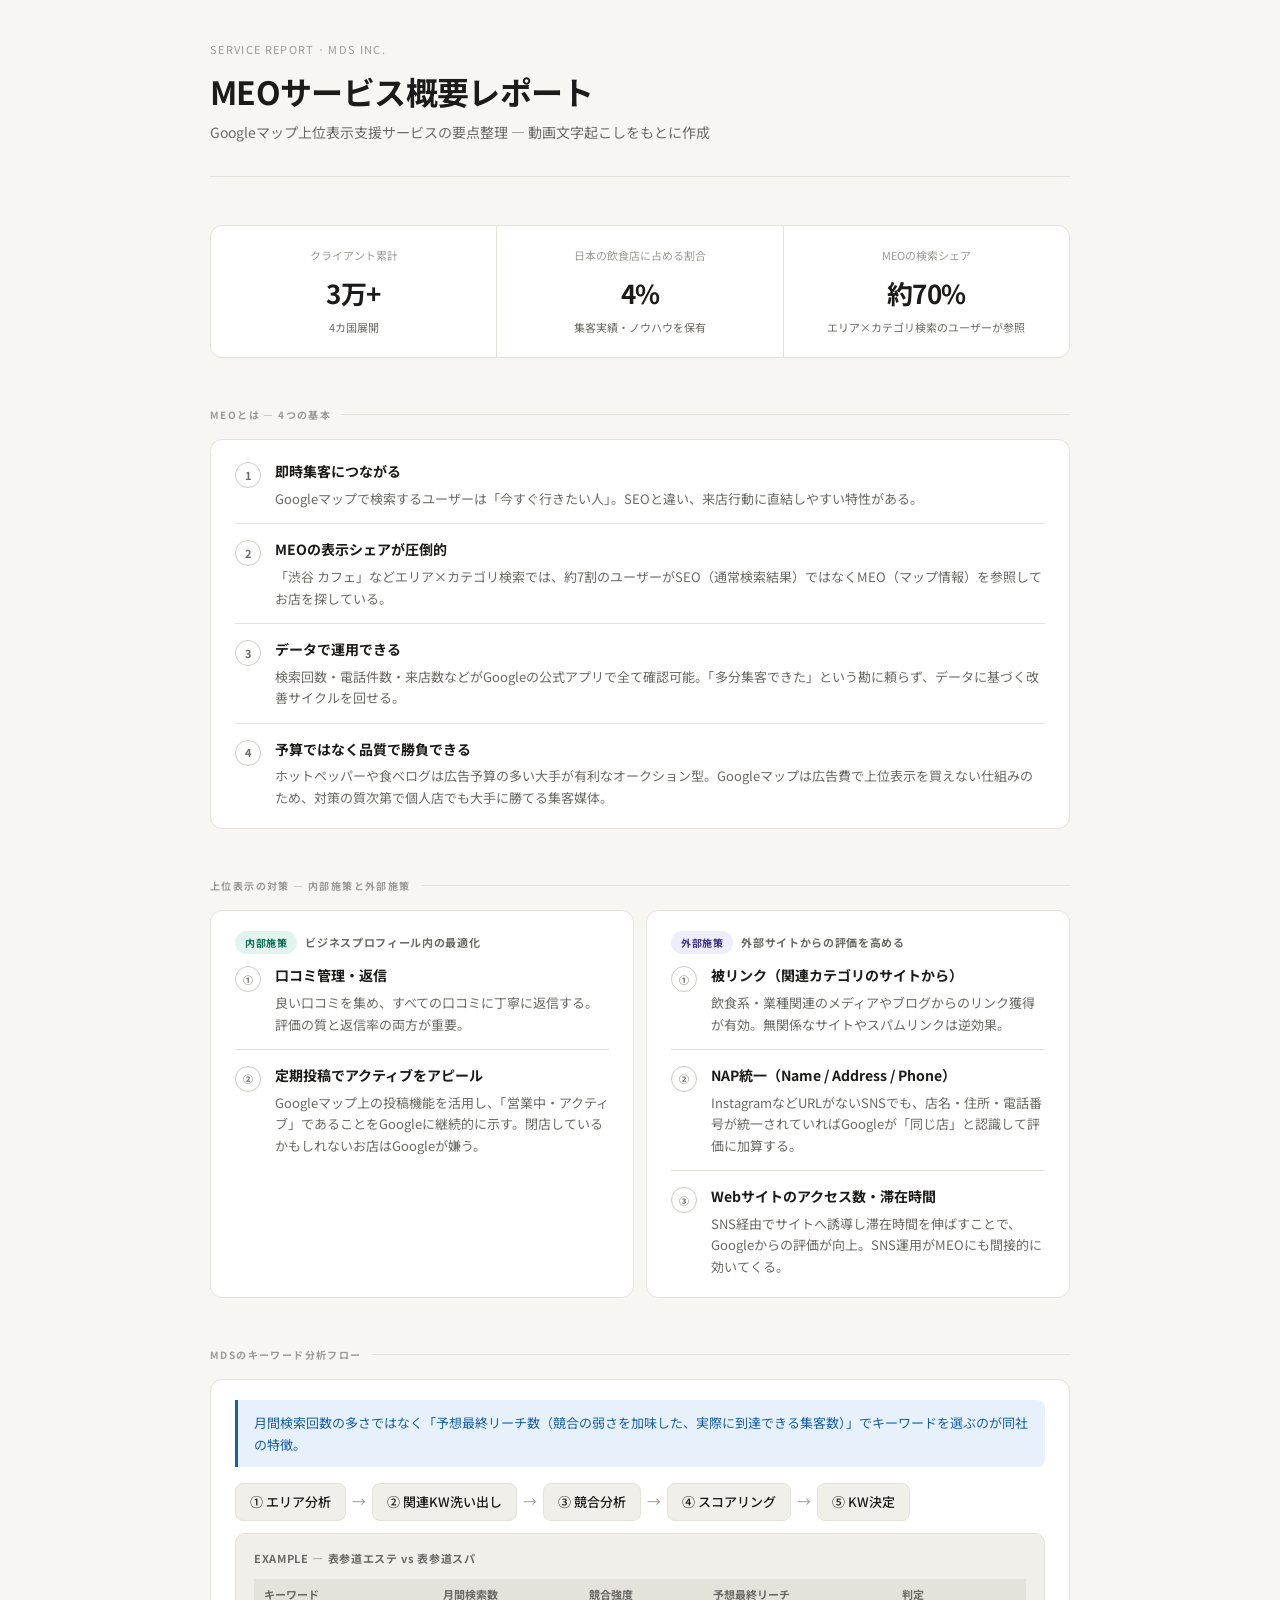
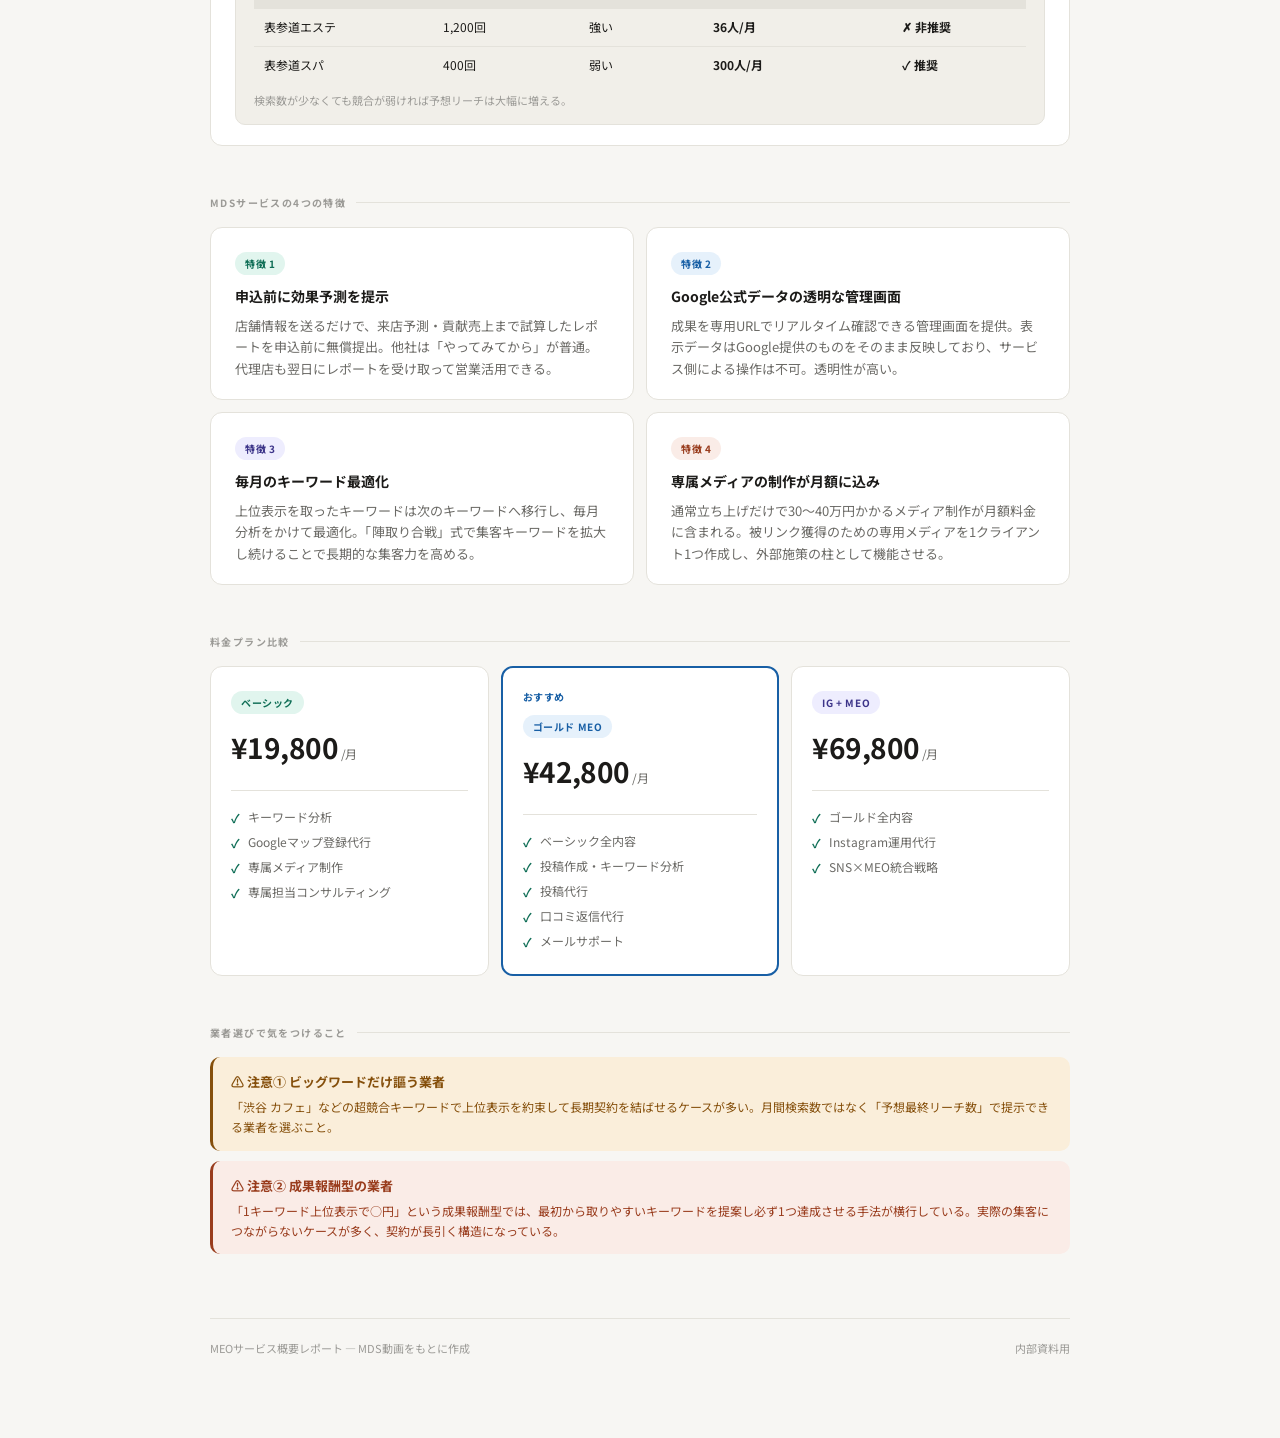
<file: index.html>
<!DOCTYPE html>
<html lang="ja">
<head>
<meta charset="UTF-8">
<meta name="viewport" content="width=device-width, initial-scale=1.0">
<title>MEOサービス概要レポート</title>
<style>
  @import url('https://fonts.googleapis.com/css2?family=Noto+Sans+JP:wght@400;500;700&display=swap');

  *, *::before, *::after { box-sizing: border-box; margin: 0; padding: 0; }

  :root {
    --bg: #F7F6F3;
    --surface: #FFFFFF;
    --surface2: #F1EFE9;
    --text-primary: #1C1B19;
    --text-secondary: #6B6A66;
    --text-muted: #9B9A96;
    --border: #E4E2DB;
    --border-strong: #CCCAC2;
    --teal-bg: #E1F5EE;
    --teal-text: #0F6E56;
    --teal-border: #5DCAA5;
    --blue-bg: #E6F1FB;
    --blue-text: #185FA5;
    --purple-bg: #EEEDFE;
    --purple-text: #3C3489;
    --coral-bg: #FAECE7;
    --coral-text: #993C1D;
    --amber-bg: #FAEEDA;
    --amber-text: #854F0B;
    --green-bg: #EAF3DE;
    --green-text: #3B6D11;
  }

  body {
    font-family: 'Noto Sans JP', sans-serif;
    background: var(--bg);
    color: var(--text-primary);
    line-height: 1.7;
    padding: 40px 20px 80px;
  }

  .wrapper {
    max-width: 860px;
    margin: 0 auto;
  }

  /* Header */
  .report-header {
    margin-bottom: 48px;
    padding-bottom: 32px;
    border-bottom: 1px solid var(--border);
  }
  .report-eyebrow {
    font-size: 11px;
    letter-spacing: 0.12em;
    text-transform: uppercase;
    color: var(--text-muted);
    margin-bottom: 12px;
  }
  .report-title {
    font-size: 32px;
    font-weight: 700;
    letter-spacing: -0.02em;
    color: var(--text-primary);
    line-height: 1.25;
    margin-bottom: 10px;
  }
  .report-subtitle {
    font-size: 14px;
    color: var(--text-secondary);
  }

  /* Section */
  .section { margin-bottom: 48px; }
  .section-label {
    font-size: 10px;
    font-weight: 700;
    letter-spacing: 0.14em;
    text-transform: uppercase;
    color: var(--text-muted);
    margin-bottom: 16px;
    display: flex;
    align-items: center;
    gap: 10px;
  }
  .section-label::after {
    content: '';
    flex: 1;
    height: 1px;
    background: var(--border);
  }

  /* Cards */
  .card {
    background: var(--surface);
    border: 1px solid var(--border);
    border-radius: 12px;
    padding: 20px 24px;
  }

  .grid2 { display: grid; grid-template-columns: 1fr 1fr; gap: 12px; }
  .grid3 { display: grid; grid-template-columns: 1fr 1fr 1fr; gap: 12px; }
  .grid4 { display: grid; grid-template-columns: repeat(4, 1fr); gap: 10px; }

  /* Metric strip */
  .metric-strip {
    display: grid;
    grid-template-columns: repeat(3, 1fr);
    gap: 1px;
    background: var(--border);
    border: 1px solid var(--border);
    border-radius: 12px;
    overflow: hidden;
    margin-bottom: 48px;
  }
  .metric-cell {
    background: var(--surface);
    padding: 20px 24px;
    text-align: center;
  }
  .metric-cell-label { font-size: 11px; color: var(--text-muted); margin-bottom: 6px; }
  .metric-cell-value { font-size: 26px; font-weight: 700; color: var(--text-primary); letter-spacing: -0.02em; }
  .metric-cell-sub { font-size: 11px; color: var(--text-secondary); margin-top: 3px; }

  /* Badge */
  .badge {
    display: inline-block;
    font-size: 10px;
    font-weight: 700;
    letter-spacing: 0.06em;
    padding: 3px 10px;
    border-radius: 100px;
  }
  .badge-teal { background: var(--teal-bg); color: var(--teal-text); }
  .badge-blue { background: var(--blue-bg); color: var(--blue-text); }
  .badge-purple { background: var(--purple-bg); color: var(--purple-text); }
  .badge-coral { background: var(--coral-bg); color: var(--coral-text); }
  .badge-amber { background: var(--amber-bg); color: var(--amber-text); }
  .badge-green { background: var(--green-bg); color: var(--green-text); }

  /* Item row */
  .item-list { }
  .item-row {
    display: flex;
    align-items: flex-start;
    gap: 14px;
    padding: 14px 0;
    border-bottom: 1px solid var(--border);
  }
  .item-row:last-child { border-bottom: none; padding-bottom: 0; }
  .item-row:first-child { padding-top: 0; }
  .item-num {
    width: 26px; height: 26px;
    border-radius: 50%;
    border: 1px solid var(--border-strong);
    display: flex; align-items: center; justify-content: center;
    font-size: 11px; font-weight: 700;
    color: var(--text-secondary);
    flex-shrink: 0;
    margin-top: 2px;
  }
  .item-title { font-size: 14px; font-weight: 700; color: var(--text-primary); margin-bottom: 4px; }
  .item-desc { font-size: 13px; color: var(--text-secondary); line-height: 1.65; }

  /* Flow */
  .flow-row {
    display: flex;
    align-items: center;
    gap: 6px;
    flex-wrap: wrap;
    margin: 12px 0;
  }
  .flow-box {
    background: var(--surface2);
    border: 1px solid var(--border);
    border-radius: 8px;
    padding: 7px 14px;
    font-size: 13px;
    font-weight: 500;
    color: var(--text-primary);
  }
  .flow-arrow { color: var(--text-muted); font-size: 14px; }

  /* Highlight */
  .highlight {
    background: var(--blue-bg);
    border-left: 3px solid var(--blue-text);
    border-radius: 0 8px 8px 0;
    padding: 12px 16px;
    font-size: 13px;
    color: var(--blue-text);
    line-height: 1.65;
    margin-bottom: 16px;
  }

  /* Plan card */
  .plan-card {
    background: var(--surface);
    border: 1px solid var(--border);
    border-radius: 12px;
    padding: 20px;
    display: flex;
    flex-direction: column;
  }
  .plan-card.featured { border: 2px solid var(--blue-text); }
  .plan-badge { margin-bottom: 10px; }
  .plan-name { font-size: 13px; font-weight: 700; color: var(--text-primary); margin-bottom: 6px; }
  .plan-price {
    font-size: 28px;
    font-weight: 700;
    letter-spacing: -0.02em;
    color: var(--text-primary);
    margin-bottom: 4px;
  }
  .plan-price-unit { font-size: 12px; font-weight: 400; color: var(--text-secondary); }
  .plan-divider { height: 1px; background: var(--border); margin: 14px 0; }
  .plan-feature {
    display: flex;
    align-items: flex-start;
    gap: 8px;
    font-size: 12px;
    color: var(--text-secondary);
    padding: 3px 0;
    line-height: 1.5;
  }
  .plan-check { color: var(--teal-text); font-weight: 700; flex-shrink: 0; margin-top: 1px; }
  .featured-label {
    font-size: 10px;
    font-weight: 700;
    color: var(--blue-text);
    letter-spacing: 0.06em;
    text-transform: uppercase;
    margin-bottom: 6px;
    display: block;
  }

  /* Warn box */
  .warn-box {
    border-radius: 10px;
    padding: 14px 18px;
    margin-bottom: 10px;
  }
  .warn-box:last-child { margin-bottom: 0; }
  .warn-box.amber { background: var(--amber-bg); border-left: 3px solid var(--amber-text); }
  .warn-box.coral { background: var(--coral-bg); border-left: 3px solid var(--coral-text); }
  .warn-title { font-size: 13px; font-weight: 700; margin-bottom: 4px; }
  .warn-box.amber .warn-title { color: var(--amber-text); }
  .warn-box.coral .warn-title { color: var(--coral-text); }
  .warn-desc { font-size: 12px; line-height: 1.65; }
  .warn-box.amber .warn-desc { color: var(--amber-text); }
  .warn-box.coral .warn-desc { color: var(--coral-text); }

  /* Example box */
  .example-box {
    background: var(--surface2);
    border: 1px solid var(--border);
    border-radius: 10px;
    padding: 14px 18px;
    margin-top: 12px;
    font-size: 12px;
    color: var(--text-secondary);
    line-height: 1.7;
  }
  .example-table {
    width: 100%;
    border-collapse: collapse;
    font-size: 12px;
    margin-top: 10px;
  }
  .example-table th {
    text-align: left;
    padding: 6px 10px;
    font-weight: 700;
    color: var(--text-secondary);
    background: var(--border);
    font-size: 11px;
  }
  .example-table td {
    padding: 8px 10px;
    border-bottom: 1px solid var(--border);
    color: var(--text-primary);
  }
  .example-table tr:last-child td { border-bottom: none; }
  .num-good { color: var(--teal-text); font-weight: 700; }
  .num-bad { color: var(--coral-text); font-weight: 700; }

  /* Two-col for施策 */
  .施策-header {
    font-size: 11px;
    font-weight: 700;
    color: var(--text-secondary);
    letter-spacing: 0.06em;
    margin-bottom: 10px;
    display: flex;
    align-items: center;
    gap: 8px;
  }

  /* Footer */
  .report-footer {
    margin-top: 64px;
    padding-top: 20px;
    border-top: 1px solid var(--border);
    font-size: 11px;
    color: var(--text-muted);
    display: flex;
    justify-content: space-between;
  }

  @media (max-width: 640px) {
    .grid2, .grid3 { grid-template-columns: 1fr; }
    .grid4 { grid-template-columns: 1fr 1fr; }
    .metric-strip { grid-template-columns: 1fr; }
    .report-title { font-size: 24px; }
    .plan-price { font-size: 22px; }
  }
</style>
</head>
<body>
<div class="wrapper">

  <!-- Header -->
  <div class="report-header">
    <div class="report-eyebrow">Service Report · MDS Inc.</div>
    <h1 class="report-title">MEOサービス概要レポート</h1>
    <div class="report-subtitle">Googleマップ上位表示支援サービスの要点整理 — 動画文字起こしをもとに作成</div>
  </div>

  <!-- Metric Strip -->
  <div class="metric-strip">
    <div class="metric-cell">
      <div class="metric-cell-label">クライアント累計</div>
      <div class="metric-cell-value">3万+</div>
      <div class="metric-cell-sub">4カ国展開</div>
    </div>
    <div class="metric-cell">
      <div class="metric-cell-label">日本の飲食店に占める割合</div>
      <div class="metric-cell-value">4%</div>
      <div class="metric-cell-sub">集客実績・ノウハウを保有</div>
    </div>
    <div class="metric-cell">
      <div class="metric-cell-label">MEOの検索シェア</div>
      <div class="metric-cell-value">約70%</div>
      <div class="metric-cell-sub">エリア×カテゴリ検索のユーザーが参照</div>
    </div>
  </div>

  <!-- Section 1: MEOとは -->
  <div class="section">
    <div class="section-label">MEOとは — 4つの基本</div>
    <div class="card">
      <div class="item-list">
        <div class="item-row">
          <div class="item-num">1</div>
          <div>
            <div class="item-title">即時集客につながる</div>
            <div class="item-desc">Googleマップで検索するユーザーは「今すぐ行きたい人」。SEOと違い、来店行動に直結しやすい特性がある。</div>
          </div>
        </div>
        <div class="item-row">
          <div class="item-num">2</div>
          <div>
            <div class="item-title">MEOの表示シェアが圧倒的</div>
            <div class="item-desc">「渋谷 カフェ」などエリア×カテゴリ検索では、約7割のユーザーがSEO（通常検索結果）ではなくMEO（マップ情報）を参照してお店を探している。</div>
          </div>
        </div>
        <div class="item-row">
          <div class="item-num">3</div>
          <div>
            <div class="item-title">データで運用できる</div>
            <div class="item-desc">検索回数・電話件数・来店数などがGoogleの公式アプリで全て確認可能。「多分集客できた」という勘に頼らず、データに基づく改善サイクルを回せる。</div>
          </div>
        </div>
        <div class="item-row">
          <div class="item-num">4</div>
          <div>
            <div class="item-title">予算ではなく品質で勝負できる</div>
            <div class="item-desc">ホットペッパーや食べログは広告予算の多い大手が有利なオークション型。Googleマップは広告費で上位表示を買えない仕組みのため、対策の質次第で個人店でも大手に勝てる集客媒体。</div>
          </div>
        </div>
      </div>
    </div>
  </div>

  <!-- Section 2: 対策 -->
  <div class="section">
    <div class="section-label">上位表示の対策 — 内部施策と外部施策</div>
    <div class="grid2">
      <div class="card">
        <div class="施策-header">
          <span class="badge badge-teal">内部施策</span>
          ビジネスプロフィール内の最適化
        </div>
        <div class="item-list">
          <div class="item-row">
            <div class="item-num" style="font-size:10px;">①</div>
            <div>
              <div class="item-title">口コミ管理・返信</div>
              <div class="item-desc">良い口コミを集め、すべての口コミに丁寧に返信する。評価の質と返信率の両方が重要。</div>
            </div>
          </div>
          <div class="item-row">
            <div class="item-num" style="font-size:10px;">②</div>
            <div>
              <div class="item-title">定期投稿でアクティブをアピール</div>
              <div class="item-desc">Googleマップ上の投稿機能を活用し、「営業中・アクティブ」であることをGoogleに継続的に示す。閉店しているかもしれないお店はGoogleが嫌う。</div>
            </div>
          </div>
        </div>
      </div>
      <div class="card">
        <div class="施策-header">
          <span class="badge badge-purple">外部施策</span>
          外部サイトからの評価を高める
        </div>
        <div class="item-list">
          <div class="item-row">
            <div class="item-num" style="font-size:10px;">①</div>
            <div>
              <div class="item-title">被リンク（関連カテゴリのサイトから）</div>
              <div class="item-desc">飲食系・業種関連のメディアやブログからのリンク獲得が有効。無関係なサイトやスパムリンクは逆効果。</div>
            </div>
          </div>
          <div class="item-row">
            <div class="item-num" style="font-size:10px;">②</div>
            <div>
              <div class="item-title">NAP統一（Name / Address / Phone）</div>
              <div class="item-desc">InstagramなどURLがないSNSでも、店名・住所・電話番号が統一されていればGoogleが「同じ店」と認識して評価に加算する。</div>
            </div>
          </div>
          <div class="item-row">
            <div class="item-num" style="font-size:10px;">③</div>
            <div>
              <div class="item-title">Webサイトのアクセス数・滞在時間</div>
              <div class="item-desc">SNS経由でサイトへ誘導し滞在時間を伸ばすことで、Googleからの評価が向上。SNS運用がMEOにも間接的に効いてくる。</div>
            </div>
          </div>
        </div>
      </div>
    </div>
  </div>

  <!-- Section 3: キーワード分析フロー -->
  <div class="section">
    <div class="section-label">MDSのキーワード分析フロー</div>
    <div class="card">
      <div class="highlight">
        月間検索回数の多さではなく「予想最終リーチ数（競合の弱さを加味した、実際に到達できる集客数）」でキーワードを選ぶのが同社の特徴。
      </div>
      <div class="flow-row">
        <div class="flow-box">① エリア分析</div>
        <div class="flow-arrow">→</div>
        <div class="flow-box">② 関連KW洗い出し</div>
        <div class="flow-arrow">→</div>
        <div class="flow-box">③ 競合分析</div>
        <div class="flow-arrow">→</div>
        <div class="flow-box">④ スコアリング</div>
        <div class="flow-arrow">→</div>
        <div class="flow-box">⑤ KW決定</div>
      </div>
      <div class="example-box">
        <strong style="font-size:11px; letter-spacing:0.06em; color: var(--text-secondary);">EXAMPLE — 表参道エステ vs 表参道スパ</strong>
        <table class="example-table">
          <thead>
            <tr>
              <th>キーワード</th>
              <th>月間検索数</th>
              <th>競合強度</th>
              <th>予想最終リーチ</th>
              <th>判定</th>
            </tr>
          </thead>
          <tbody>
            <tr>
              <td>表参道エステ</td>
              <td>1,200回</td>
              <td>強い</td>
              <td class="num-bad">36人/月</td>
              <td class="num-bad">✗ 非推奨</td>
            </tr>
            <tr>
              <td>表参道スパ</td>
              <td>400回</td>
              <td>弱い</td>
              <td class="num-good">300人/月</td>
              <td class="num-good">✓ 推奨</td>
            </tr>
          </tbody>
        </table>
        <div style="margin-top:8px; font-size:11px; color: var(--text-muted);">検索数が少なくても競合が弱ければ予想リーチは大幅に増える。</div>
      </div>
    </div>
  </div>

  <!-- Section 4: MDSの4つの特徴 -->
  <div class="section">
    <div class="section-label">MDSサービスの4つの特徴</div>
    <div class="grid2">
      <div class="card">
        <div style="margin-bottom:10px;"><span class="badge badge-teal">特徴 1</span></div>
        <div class="item-title">申込前に効果予測を提示</div>
        <div class="item-desc" style="margin-top:6px;">店舗情報を送るだけで、来店予測・貢献売上まで試算したレポートを申込前に無償提出。他社は「やってみてから」が普通。代理店も翌日にレポートを受け取って営業活用できる。</div>
      </div>
      <div class="card">
        <div style="margin-bottom:10px;"><span class="badge badge-blue">特徴 2</span></div>
        <div class="item-title">Google公式データの透明な管理画面</div>
        <div class="item-desc" style="margin-top:6px;">成果を専用URLでリアルタイム確認できる管理画面を提供。表示データはGoogle提供のものをそのまま反映しており、サービス側による操作は不可。透明性が高い。</div>
      </div>
      <div class="card">
        <div style="margin-bottom:10px;"><span class="badge badge-purple">特徴 3</span></div>
        <div class="item-title">毎月のキーワード最適化</div>
        <div class="item-desc" style="margin-top:6px;">上位表示を取ったキーワードは次のキーワードへ移行し、毎月分析をかけて最適化。「陣取り合戦」式で集客キーワードを拡大し続けることで長期的な集客力を高める。</div>
      </div>
      <div class="card">
        <div style="margin-bottom:10px;"><span class="badge badge-coral">特徴 4</span></div>
        <div class="item-title">専属メディアの制作が月額に込み</div>
        <div class="item-desc" style="margin-top:6px;">通常立ち上げだけで30〜40万円かかるメディア制作が月額料金に含まれる。被リンク獲得のための専用メディアを1クライアント1つ作成し、外部施策の柱として機能させる。</div>
      </div>
    </div>
  </div>

  <!-- Section 5: プラン比較 -->
  <div class="section">
    <div class="section-label">料金プラン比較</div>
    <div class="grid3">
      <div class="plan-card">
        <div class="plan-badge"><span class="badge badge-teal">ベーシック</span></div>
        <div class="plan-price">¥19,800<span class="plan-price-unit"> /月</span></div>
        <div class="plan-divider"></div>
        <div class="plan-feature"><span class="plan-check">✓</span> キーワード分析</div>
        <div class="plan-feature"><span class="plan-check">✓</span> Googleマップ登録代行</div>
        <div class="plan-feature"><span class="plan-check">✓</span> 専属メディア制作</div>
        <div class="plan-feature"><span class="plan-check">✓</span> 専属担当コンサルティング</div>
      </div>
      <div class="plan-card featured">
        <span class="featured-label">おすすめ</span>
        <div class="plan-badge"><span class="badge badge-blue">ゴールド MEO</span></div>
        <div class="plan-price">¥42,800<span class="plan-price-unit"> /月</span></div>
        <div class="plan-divider"></div>
        <div class="plan-feature"><span class="plan-check">✓</span> ベーシック全内容</div>
        <div class="plan-feature"><span class="plan-check">✓</span> 投稿作成・キーワード分析</div>
        <div class="plan-feature"><span class="plan-check">✓</span> 投稿代行</div>
        <div class="plan-feature"><span class="plan-check">✓</span> 口コミ返信代行</div>
        <div class="plan-feature"><span class="plan-check">✓</span> メールサポート</div>
      </div>
      <div class="plan-card">
        <div class="plan-badge"><span class="badge badge-purple">IG + MEO</span></div>
        <div class="plan-price">¥69,800<span class="plan-price-unit"> /月</span></div>
        <div class="plan-divider"></div>
        <div class="plan-feature"><span class="plan-check">✓</span> ゴールド全内容</div>
        <div class="plan-feature"><span class="plan-check">✓</span> Instagram運用代行</div>
        <div class="plan-feature"><span class="plan-check">✓</span> SNS×MEO統合戦略</div>
      </div>
    </div>
  </div>

  <!-- Section 6: 業者選び注意点 -->
  <div class="section">
    <div class="section-label">業者選びで気をつけること</div>
    <div class="warn-box amber">
      <div class="warn-title">⚠ 注意① ビッグワードだけ謳う業者</div>
      <div class="warn-desc">「渋谷 カフェ」などの超競合キーワードで上位表示を約束して長期契約を結ばせるケースが多い。月間検索数ではなく「予想最終リーチ数」で提示できる業者を選ぶこと。</div>
    </div>
    <div class="warn-box coral">
      <div class="warn-title">⚠ 注意② 成果報酬型の業者</div>
      <div class="warn-desc">「1キーワード上位表示で○円」という成果報酬型では、最初から取りやすいキーワードを提案し必ず1つ達成させる手法が横行している。実際の集客につながらないケースが多く、契約が長引く構造になっている。</div>
    </div>
  </div>

  <!-- Footer -->
  <div class="report-footer">
    <div>MEOサービス概要レポート — MDS動画をもとに作成</div>
    <div>内部資料用</div>
  </div>

</div>
</body>
</html>
</file>
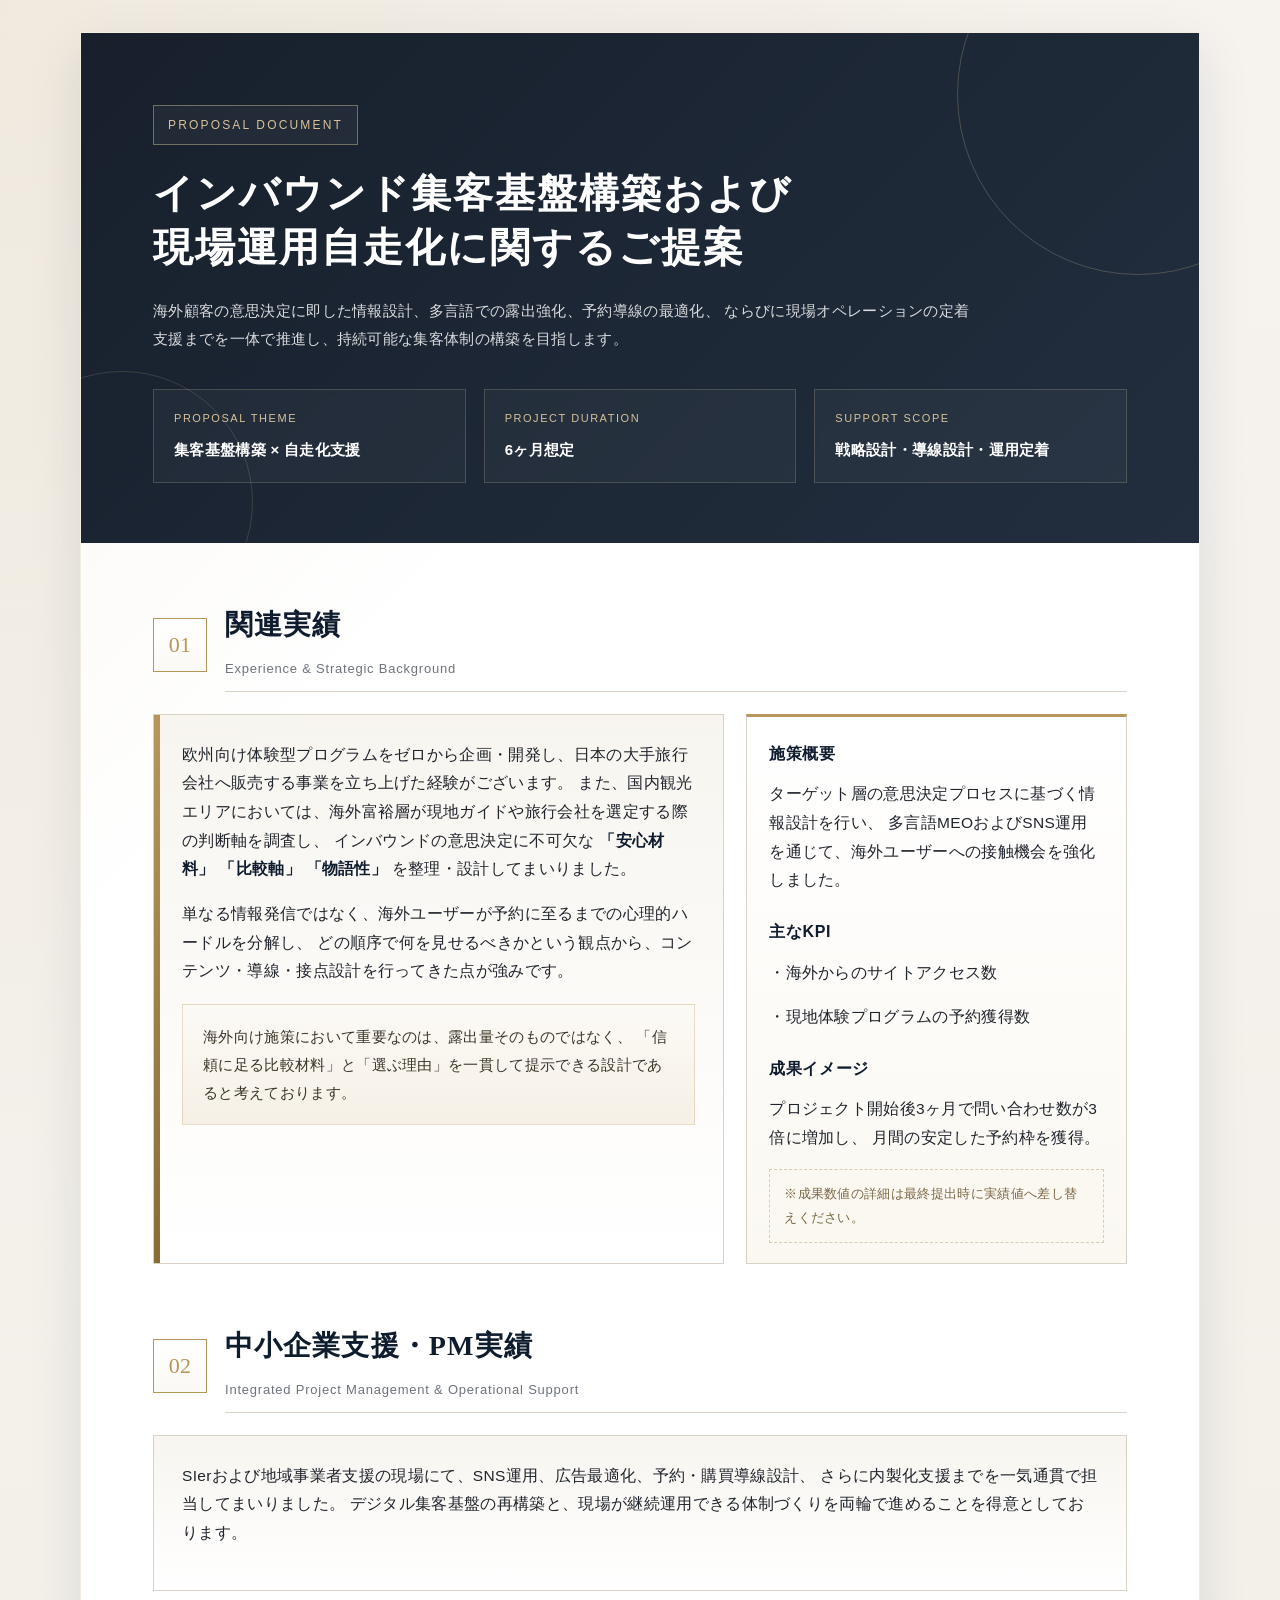
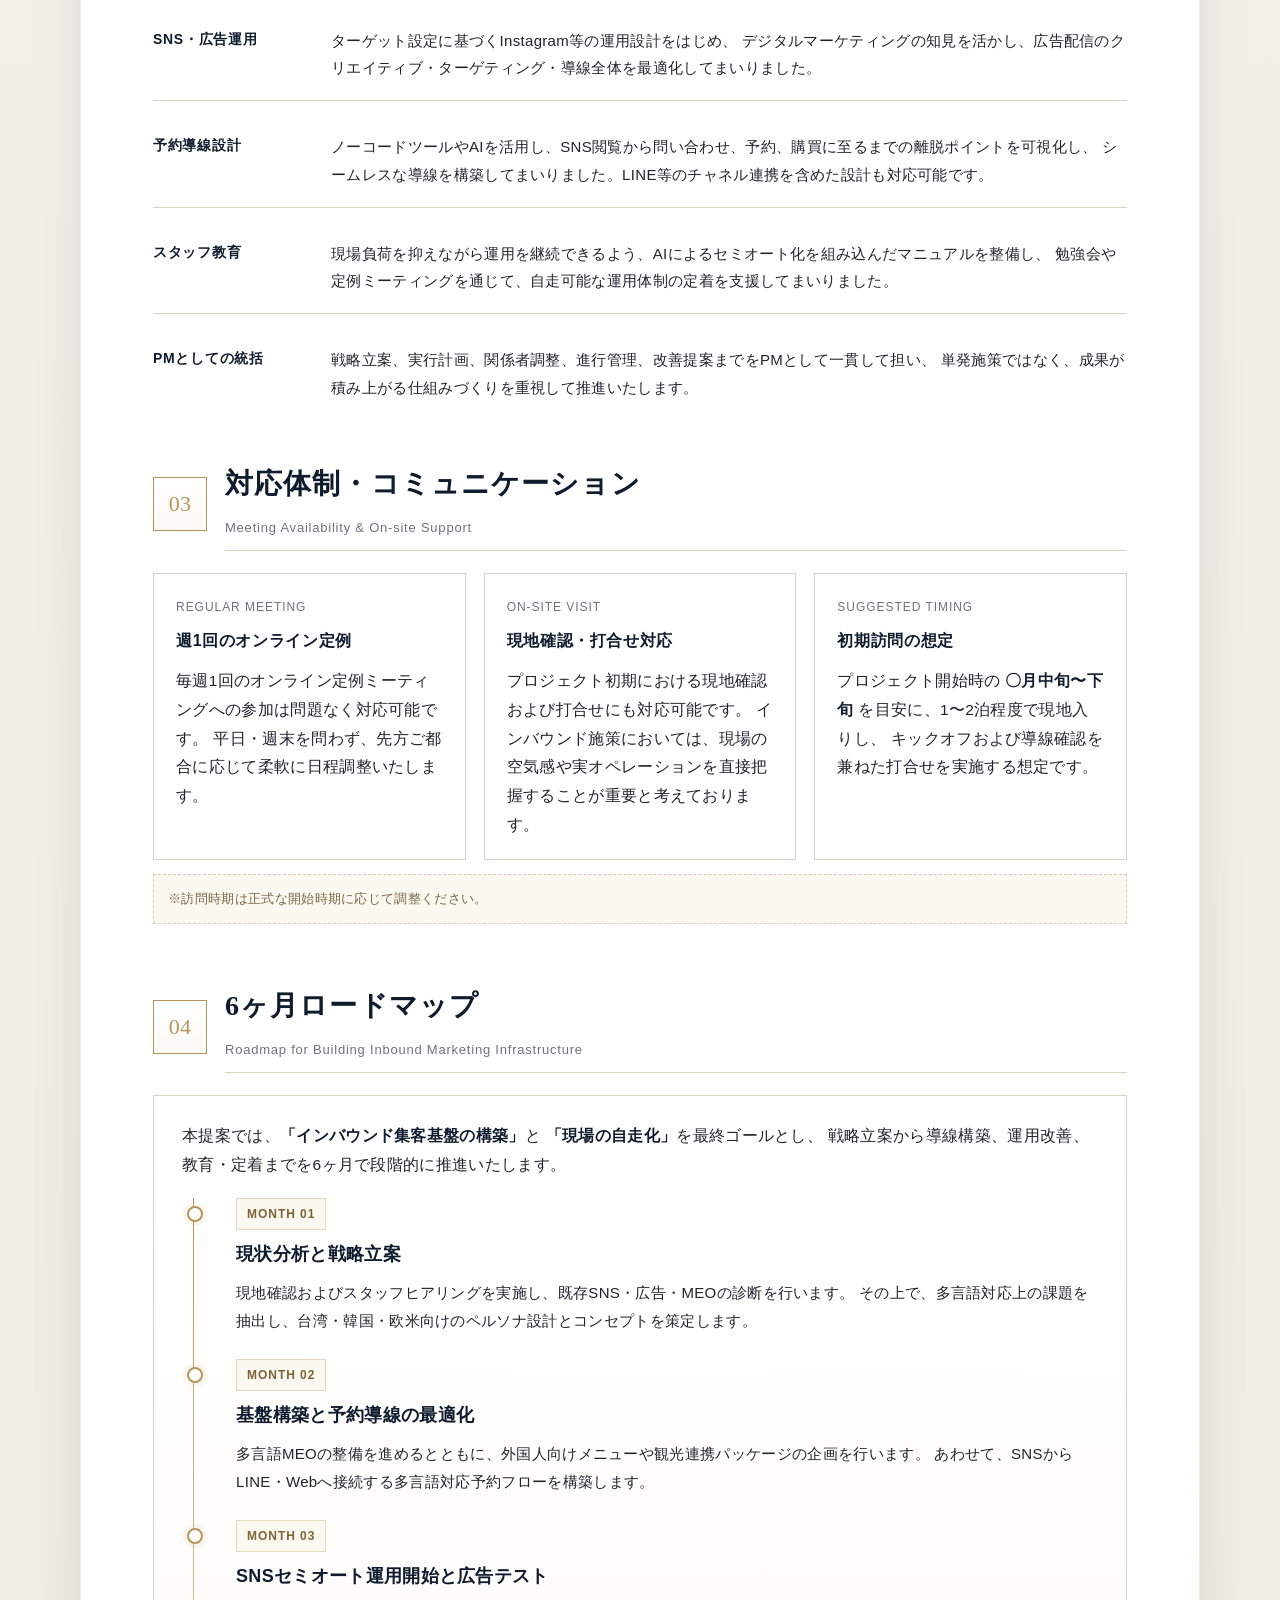
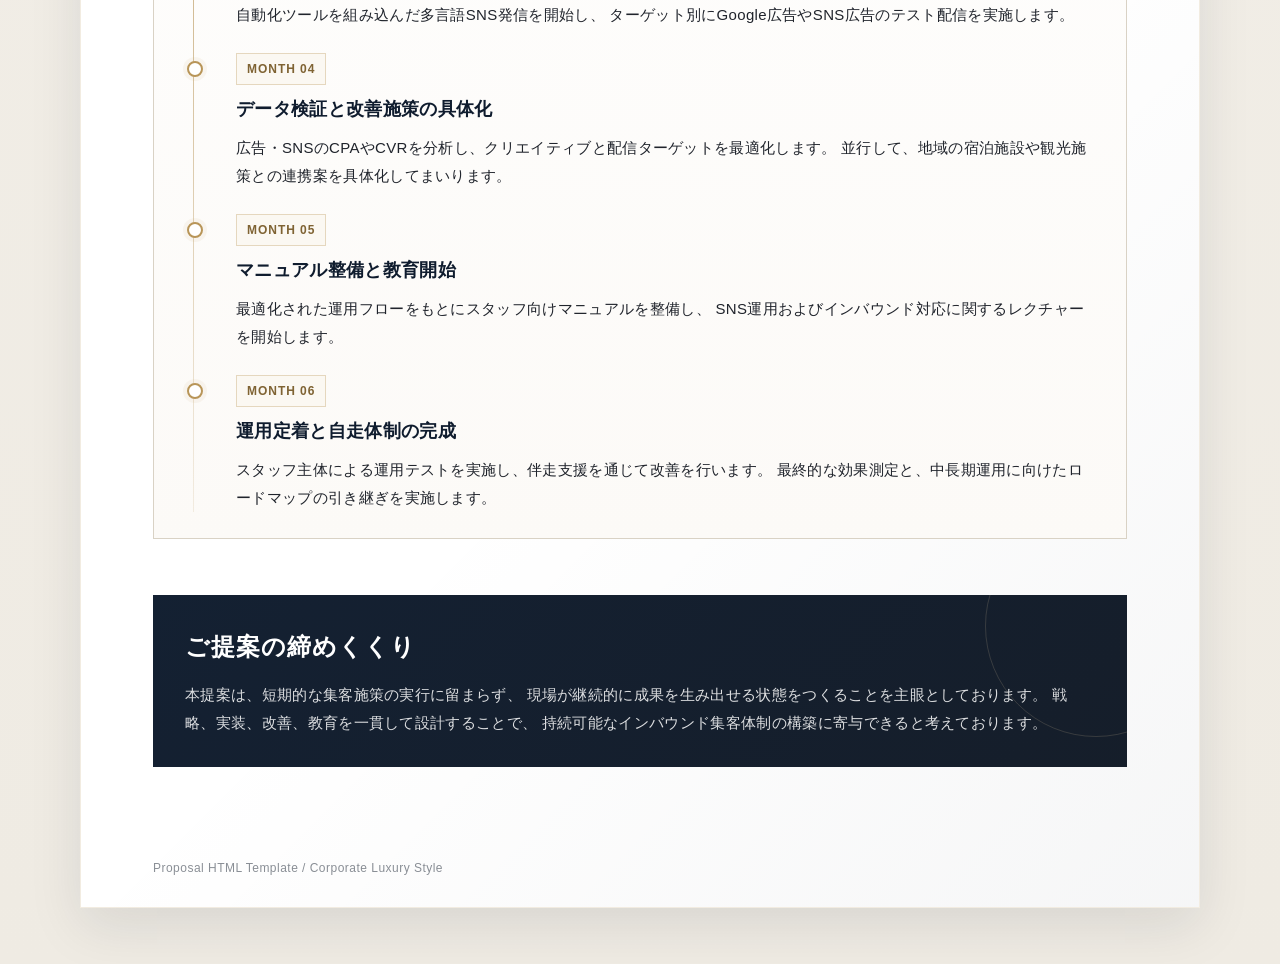
<file: PHILIA/index.html>
<!DOCTYPE html>
<html lang="ja">
<head>
  <meta charset="UTF-8" />
  <meta name="viewport" content="width=device-width, initial-scale=1.0" />
  <title>インバウンド集客・運用支援 提案書</title>
  <style>
    :root {
      --navy: #0f1c2e;
      --navy-deep: #09121f;
      --gold: #b89558;
      --gold-light: #d7c29a;
      --ivory: #f7f4ee;
      --paper: #ffffff;
      --text: #20242c;
      --muted: #6d737d;
      --line: #d9d2c5;
      --soft: #f3efe7;
      --accent: #e9e0d2;
      --shadow: 0 18px 50px rgba(15, 28, 46, 0.10);
    }

    * {
      box-sizing: border-box;
    }

    html, body {
      margin: 0;
      padding: 0;
      background:
        radial-gradient(circle at top left, rgba(184,149,88,0.10), transparent 28%),
        linear-gradient(180deg, #f6f3ee 0%, #efebe3 100%);
      color: var(--text);
      font-family: "Yu Gothic", "Hiragino Sans", "Meiryo", sans-serif;
      line-height: 1.85;
      letter-spacing: 0.02em;
    }

    .page {
      max-width: 1120px;
      margin: 32px auto 56px;
      background: var(--paper);
      box-shadow: var(--shadow);
      border: 1px solid rgba(184,149,88,0.18);
      position: relative;
      overflow: hidden;
    }

    .page::before {
      content: "";
      position: absolute;
      inset: 0;
      background:
        linear-gradient(135deg, rgba(184,149,88,0.08), transparent 18%),
        linear-gradient(315deg, rgba(15,28,46,0.04), transparent 22%);
      pointer-events: none;
    }

    .hero {
      position: relative;
      padding: 72px 72px 60px;
      background:
        linear-gradient(135deg, rgba(9,18,31,0.94), rgba(15,28,46,0.92)),
        url('') center/cover no-repeat;
      color: #fff;
      overflow: hidden;
    }

    .hero::before {
      content: "";
      position: absolute;
      top: -120px;
      right: -120px;
      width: 360px;
      height: 360px;
      border: 1px solid rgba(215,194,154,0.25);
      border-radius: 50%;
    }

    .hero::after {
      content: "";
      position: absolute;
      bottom: -90px;
      left: -90px;
      width: 260px;
      height: 260px;
      border: 1px solid rgba(215,194,154,0.18);
      border-radius: 50%;
    }

    .eyebrow {
      display: inline-block;
      margin-bottom: 22px;
      padding: 8px 14px;
      border: 1px solid rgba(215,194,154,0.45);
      color: var(--gold-light);
      font-size: 12px;
      letter-spacing: 0.18em;
      text-transform: uppercase;
      background: rgba(255,255,255,0.04);
    }

    .hero h1 {
      margin: 0;
      font-family: "Times New Roman", "Yu Mincho", "Hiragino Mincho ProN", serif;
      font-size: 40px;
      line-height: 1.35;
      font-weight: 700;
      letter-spacing: 0.05em;
    }

    .hero .lead {
      margin-top: 22px;
      max-width: 820px;
      color: rgba(255,255,255,0.84);
      font-size: 15px;
    }

    .hero-meta {
      display: grid;
      grid-template-columns: repeat(3, minmax(0, 1fr));
      gap: 18px;
      margin-top: 36px;
    }

    .meta-card {
      padding: 18px 20px;
      border: 1px solid rgba(215,194,154,0.22);
      background: rgba(255,255,255,0.04);
      backdrop-filter: blur(2px);
    }

    .meta-label {
      display: block;
      font-size: 11px;
      letter-spacing: 0.14em;
      text-transform: uppercase;
      color: var(--gold-light);
      margin-bottom: 8px;
    }

    .meta-value {
      font-size: 15px;
      color: #fff;
      font-weight: 600;
    }

    .content {
      padding: 56px 72px 72px;
      position: relative;
      z-index: 1;
    }

    .section {
      margin-bottom: 56px;
    }

    .section-header {
      display: flex;
      align-items: center;
      gap: 18px;
      margin-bottom: 22px;
    }

    .section-number {
      min-width: 54px;
      height: 54px;
      display: grid;
      place-items: center;
      border: 1px solid var(--gold);
      color: var(--gold);
      font-family: "Times New Roman", serif;
      font-size: 22px;
      background: linear-gradient(180deg, #fff, #fbf9f5);
    }

    .section-title-wrap {
      flex: 1;
      padding-bottom: 10px;
      border-bottom: 1px solid var(--line);
    }

    .section-title {
      margin: 0 0 6px;
      font-family: "Times New Roman", "Yu Mincho", serif;
      font-size: 28px;
      font-weight: 700;
      color: var(--navy);
      letter-spacing: 0.04em;
    }

    .section-subtitle {
      margin: 0;
      color: var(--muted);
      font-size: 13px;
      letter-spacing: 0.06em;
    }

    p {
      margin: 0 0 16px;
      font-size: 15.5px;
    }

    .intro-box,
    .luxury-box {
      border: 1px solid var(--line);
      background:
        linear-gradient(180deg, rgba(247,244,238,0.9), rgba(255,255,255,1));
      padding: 26px 28px;
    }

    .luxury-box {
      position: relative;
    }

    .luxury-box::before {
      content: "";
      position: absolute;
      left: 0;
      top: 0;
      width: 6px;
      height: 100%;
      background: linear-gradient(180deg, var(--gold), #8b6a36);
    }

    .grid-2 {
      display: grid;
      grid-template-columns: 1.2fr 0.8fr;
      gap: 22px;
    }

    .grid-3 {
      display: grid;
      grid-template-columns: repeat(3, minmax(0, 1fr));
      gap: 18px;
    }

    .card {
      border: 1px solid var(--line);
      background: #fff;
      padding: 22px 22px 20px;
    }

    .card h3 {
      margin: 0 0 12px;
      font-size: 16px;
      color: var(--navy);
      font-weight: 700;
      letter-spacing: 0.04em;
    }

    .card p:last-child {
      margin-bottom: 0;
    }

    .kpi-card {
      border-top: 3px solid var(--gold);
      background: linear-gradient(180deg, #fff, #fbf8f2);
    }

    .small-label {
      display: block;
      margin-bottom: 8px;
      font-size: 12px;
      letter-spacing: 0.08em;
      color: var(--muted);
      text-transform: uppercase;
    }

    .emphasis {
      color: var(--navy);
      font-weight: 700;
    }

    .quote-box {
      margin-top: 18px;
      padding: 18px 20px;
      border: 1px solid rgba(184,149,88,0.28);
      background: linear-gradient(180deg, #fcfaf6, #f6f0e6);
      color: #3d3528;
      font-size: 15px;
    }

    .note {
      margin-top: 14px;
      padding: 12px 14px;
      background: #fbf8f2;
      border: 1px dashed rgba(184,149,88,0.45);
      color: #7a6745;
      font-size: 13px;
    }

    .service-list {
      display: grid;
      gap: 14px;
      margin-top: 18px;
    }

    .service-item {
      display: grid;
      grid-template-columns: 160px 1fr;
      gap: 18px;
      align-items: start;
      padding: 18px 0;
      border-bottom: 1px solid var(--line);
    }

    .service-item:last-child {
      border-bottom: none;
      padding-bottom: 0;
    }

    .service-head {
      color: var(--navy);
      font-weight: 700;
      font-size: 14px;
      letter-spacing: 0.05em;
    }

    .service-body {
      color: var(--text);
      font-size: 15px;
    }

    .schedule-box {
      border: 1px solid var(--line);
      background: linear-gradient(180deg, #fff, #fcfaf7);
      padding: 26px 28px;
    }

    .timeline {
      position: relative;
      margin-top: 18px;
      padding-left: 36px;
    }

    .timeline::before {
      content: "";
      position: absolute;
      left: 11px;
      top: 0;
      bottom: 0;
      width: 1px;
      background: linear-gradient(180deg, var(--gold), rgba(184,149,88,0.15));
    }

    .timeline-item {
      position: relative;
      margin-bottom: 24px;
      padding: 0 0 0 18px;
    }

    .timeline-item:last-child {
      margin-bottom: 0;
    }

    .timeline-item::before {
      content: "";
      position: absolute;
      left: -31px;
      top: 8px;
      width: 12px;
      height: 12px;
      background: var(--paper);
      border: 2px solid var(--gold);
      border-radius: 50%;
      box-shadow: 0 0 0 4px rgba(184,149,88,0.08);
    }

    .month {
      display: inline-block;
      margin-bottom: 8px;
      padding: 4px 10px;
      border: 1px solid rgba(184,149,88,0.34);
      background: #fbf8f2;
      color: #7f6333;
      font-size: 12px;
      letter-spacing: 0.08em;
      font-weight: 700;
    }

    .timeline-title {
      margin: 0 0 8px;
      color: var(--navy);
      font-weight: 700;
      font-size: 18px;
    }

    .timeline-text {
      margin: 0;
      color: var(--text);
      font-size: 15px;
    }

    .closing {
      margin-top: 48px;
      padding: 30px 32px;
      background:
        linear-gradient(135deg, rgba(15,28,46,0.98), rgba(9,18,31,0.95));
      color: #fff;
      position: relative;
      overflow: hidden;
    }

    .closing::before {
      content: "";
      position: absolute;
      right: -80px;
      top: -80px;
      width: 220px;
      height: 220px;
      border: 1px solid rgba(215,194,154,0.18);
      border-radius: 50%;
    }

    .closing h3 {
      margin: 0 0 12px;
      color: #fff;
      font-family: "Times New Roman", "Yu Mincho", serif;
      font-size: 24px;
      letter-spacing: 0.04em;
    }

    .closing p {
      margin: 0;
      color: rgba(255,255,255,0.85);
      font-size: 15px;
    }

    .footer {
      padding: 18px 72px 28px;
      color: #8a8f96;
      font-size: 12px;
      letter-spacing: 0.04em;
    }

    @media (max-width: 960px) {
      .hero,
      .content,
      .footer {
        padding-left: 28px;
        padding-right: 28px;
      }

      .hero-meta,
      .grid-2,
      .grid-3 {
        grid-template-columns: 1fr;
      }

      .service-item {
        grid-template-columns: 1fr;
        gap: 8px;
      }

      .hero h1 {
        font-size: 31px;
      }

      .section-title {
        font-size: 24px;
      }
    }

    @media print {
      body {
        background: #fff;
      }

      .page {
        margin: 0;
        max-width: none;
        box-shadow: none;
        border: none;
      }

      .hero,
      .closing {
        -webkit-print-color-adjust: exact;
        print-color-adjust: exact;
      }
    }
  </style>
</head>
<body>
  <main class="page">
    <header class="hero">
      <div class="eyebrow">Proposal Document</div>
      <h1>インバウンド集客基盤構築および<br>現場運用自走化に関するご提案</h1>
      <p class="lead">
        海外顧客の意思決定に即した情報設計、多言語での露出強化、予約導線の最適化、
        ならびに現場オペレーションの定着支援までを一体で推進し、持続可能な集客体制の構築を目指します。
      </p>

      <div class="hero-meta">
        <div class="meta-card">
          <span class="meta-label">Proposal Theme</span>
          <div class="meta-value">集客基盤構築 × 自走化支援</div>
        </div>
        <div class="meta-card">
          <span class="meta-label">Project Duration</span>
          <div class="meta-value">6ヶ月想定</div>
        </div>
        <div class="meta-card">
          <span class="meta-label">Support Scope</span>
          <div class="meta-value">戦略設計・導線設計・運用定着</div>
        </div>
      </div>
    </header>

    <section class="content">

      <section class="section">
        <div class="section-header">
          <div class="section-number">01</div>
          <div class="section-title-wrap">
            <h2 class="section-title">関連実績</h2>
            <p class="section-subtitle">Experience & Strategic Background</p>
          </div>
        </div>

        <div class="grid-2">
          <div class="luxury-box">
            <p>
              欧州向け体験型プログラムをゼロから企画・開発し、日本の大手旅行会社へ販売する事業を立ち上げた経験がございます。
              また、国内観光エリアにおいては、海外富裕層が現地ガイドや旅行会社を選定する際の判断軸を調査し、
              インバウンドの意思決定に不可欠な
              <span class="emphasis">「安心材料」</span>
              <span class="emphasis">「比較軸」</span>
              <span class="emphasis">「物語性」</span>
              を整理・設計してまいりました。
            </p>
            <p>
              単なる情報発信ではなく、海外ユーザーが予約に至るまでの心理的ハードルを分解し、
              どの順序で何を見せるべきかという観点から、コンテンツ・導線・接点設計を行ってきた点が強みです。
            </p>

            <div class="quote-box">
              海外向け施策において重要なのは、露出量そのものではなく、
              「信頼に足る比較材料」と「選ぶ理由」を一貫して提示できる設計であると考えております。
            </div>
          </div>

          <div class="card kpi-card">
            <h3>施策概要</h3>
            <p>
              ターゲット層の意思決定プロセスに基づく情報設計を行い、
              多言語MEOおよびSNS運用を通じて、海外ユーザーへの接触機会を強化しました。
            </p>

            <h3 style="margin-top:22px;">主なKPI</h3>
            <p>・海外からのサイトアクセス数</p>
            <p>・現地体験プログラムの予約獲得数</p>

            <h3 style="margin-top:22px;">成果イメージ</h3>
            <p>
              プロジェクト開始後3ヶ月で問い合わせ数が3倍に増加し、
              月間の安定した予約枠を獲得。
            </p>

            <div class="note">
              ※成果数値の詳細は最終提出時に実績値へ差し替えください。
            </div>
          </div>
        </div>
      </section>

      <section class="section">
        <div class="section-header">
          <div class="section-number">02</div>
          <div class="section-title-wrap">
            <h2 class="section-title">中小企業支援・PM実績</h2>
            <p class="section-subtitle">Integrated Project Management & Operational Support</p>
          </div>
        </div>

        <div class="intro-box">
          <p>
            SIerおよび地域事業者支援の現場にて、SNS運用、広告最適化、予約・購買導線設計、
            さらに内製化支援までを一気通貫で担当してまいりました。
            デジタル集客基盤の再構築と、現場が継続運用できる体制づくりを両輪で進めることを得意としております。
          </p>
        </div>

        <div class="service-list">
          <div class="service-item">
            <div class="service-head">SNS・広告運用</div>
            <div class="service-body">
              ターゲット設定に基づくInstagram等の運用設計をはじめ、
              デジタルマーケティングの知見を活かし、広告配信のクリエイティブ・ターゲティング・導線全体を最適化してまいりました。
            </div>
          </div>

          <div class="service-item">
            <div class="service-head">予約導線設計</div>
            <div class="service-body">
              ノーコードツールやAIを活用し、SNS閲覧から問い合わせ、予約、購買に至るまでの離脱ポイントを可視化し、
              シームレスな導線を構築してまいりました。LINE等のチャネル連携を含めた設計も対応可能です。
            </div>
          </div>

          <div class="service-item">
            <div class="service-head">スタッフ教育</div>
            <div class="service-body">
              現場負荷を抑えながら運用を継続できるよう、AIによるセミオート化を組み込んだマニュアルを整備し、
              勉強会や定例ミーティングを通じて、自走可能な運用体制の定着を支援してまいりました。
            </div>
          </div>

          <div class="service-item">
            <div class="service-head">PMとしての統括</div>
            <div class="service-body">
              戦略立案、実行計画、関係者調整、進行管理、改善提案までをPMとして一貫して担い、
              単発施策ではなく、成果が積み上がる仕組みづくりを重視して推進いたします。
            </div>
          </div>
        </div>
      </section>

      <section class="section">
        <div class="section-header">
          <div class="section-number">03</div>
          <div class="section-title-wrap">
            <h2 class="section-title">対応体制・コミュニケーション</h2>
            <p class="section-subtitle">Meeting Availability & On-site Support</p>
          </div>
        </div>

        <div class="grid-3">
          <div class="card">
            <span class="small-label">Regular Meeting</span>
            <h3>週1回のオンライン定例</h3>
            <p>
              毎週1回のオンライン定例ミーティングへの参加は問題なく対応可能です。
              平日・週末を問わず、先方ご都合に応じて柔軟に日程調整いたします。
            </p>
          </div>

          <div class="card">
            <span class="small-label">On-site Visit</span>
            <h3>現地確認・打合せ対応</h3>
            <p>
              プロジェクト初期における現地確認および打合せにも対応可能です。
              インバウンド施策においては、現場の空気感や実オペレーションを直接把握することが重要と考えております。
            </p>
          </div>

          <div class="card">
            <span class="small-label">Suggested Timing</span>
            <h3>初期訪問の想定</h3>
            <p>
              プロジェクト開始時の
              <span class="emphasis">〇月中旬〜下旬</span>
              を目安に、1〜2泊程度で現地入りし、
              キックオフおよび導線確認を兼ねた打合せを実施する想定です。
            </p>
          </div>
        </div>

        <div class="note">
          ※訪問時期は正式な開始時期に応じて調整ください。
        </div>
      </section>

      <section class="section">
        <div class="section-header">
          <div class="section-number">04</div>
          <div class="section-title-wrap">
            <h2 class="section-title">6ヶ月ロードマップ</h2>
            <p class="section-subtitle">Roadmap for Building Inbound Marketing Infrastructure</p>
          </div>
        </div>

        <div class="schedule-box">
          <p>
            本提案では、<span class="emphasis">「インバウンド集客基盤の構築」</span>と
            <span class="emphasis">「現場の自走化」</span>を最終ゴールとし、
            戦略立案から導線構築、運用改善、教育・定着までを6ヶ月で段階的に推進いたします。
          </p>

          <div class="timeline">
            <div class="timeline-item">
              <span class="month">MONTH 01</span>
              <h3 class="timeline-title">現状分析と戦略立案</h3>
              <p class="timeline-text">
                現地確認およびスタッフヒアリングを実施し、既存SNS・広告・MEOの診断を行います。
                その上で、多言語対応上の課題を抽出し、台湾・韓国・欧米向けのペルソナ設計とコンセプトを策定します。
              </p>
            </div>

            <div class="timeline-item">
              <span class="month">MONTH 02</span>
              <h3 class="timeline-title">基盤構築と予約導線の最適化</h3>
              <p class="timeline-text">
                多言語MEOの整備を進めるとともに、外国人向けメニューや観光連携パッケージの企画を行います。
                あわせて、SNSからLINE・Webへ接続する多言語対応予約フローを構築します。
              </p>
            </div>

            <div class="timeline-item">
              <span class="month">MONTH 03</span>
              <h3 class="timeline-title">SNSセミオート運用開始と広告テスト</h3>
              <p class="timeline-text">
                自動化ツールを組み込んだ多言語SNS発信を開始し、
                ターゲット別にGoogle広告やSNS広告のテスト配信を実施します。
              </p>
            </div>

            <div class="timeline-item">
              <span class="month">MONTH 04</span>
              <h3 class="timeline-title">データ検証と改善施策の具体化</h3>
              <p class="timeline-text">
                広告・SNSのCPAやCVRを分析し、クリエイティブと配信ターゲットを最適化します。
                並行して、地域の宿泊施設や観光施策との連携案を具体化してまいります。
              </p>
            </div>

            <div class="timeline-item">
              <span class="month">MONTH 05</span>
              <h3 class="timeline-title">マニュアル整備と教育開始</h3>
              <p class="timeline-text">
                最適化された運用フローをもとにスタッフ向けマニュアルを整備し、
                SNS運用およびインバウンド対応に関するレクチャーを開始します。
              </p>
            </div>

            <div class="timeline-item">
              <span class="month">MONTH 06</span>
              <h3 class="timeline-title">運用定着と自走体制の完成</h3>
              <p class="timeline-text">
                スタッフ主体による運用テストを実施し、伴走支援を通じて改善を行います。
                最終的な効果測定と、中長期運用に向けたロードマップの引き継ぎを実施します。
              </p>
            </div>
          </div>
        </div>
      </section>

      <section class="closing">
        <h3>ご提案の締めくくり</h3>
        <p>
          本提案は、短期的な集客施策の実行に留まらず、
          現場が継続的に成果を生み出せる状態をつくることを主眼としております。
          戦略、実装、改善、教育を一貫して設計することで、
          持続可能なインバウンド集客体制の構築に寄与できると考えております。
        </p>
      </section>

    </section>

    <footer class="footer">
      Proposal HTML Template / Corporate Luxury Style
    </footer>
  </main>
</body>
</html>
</file>
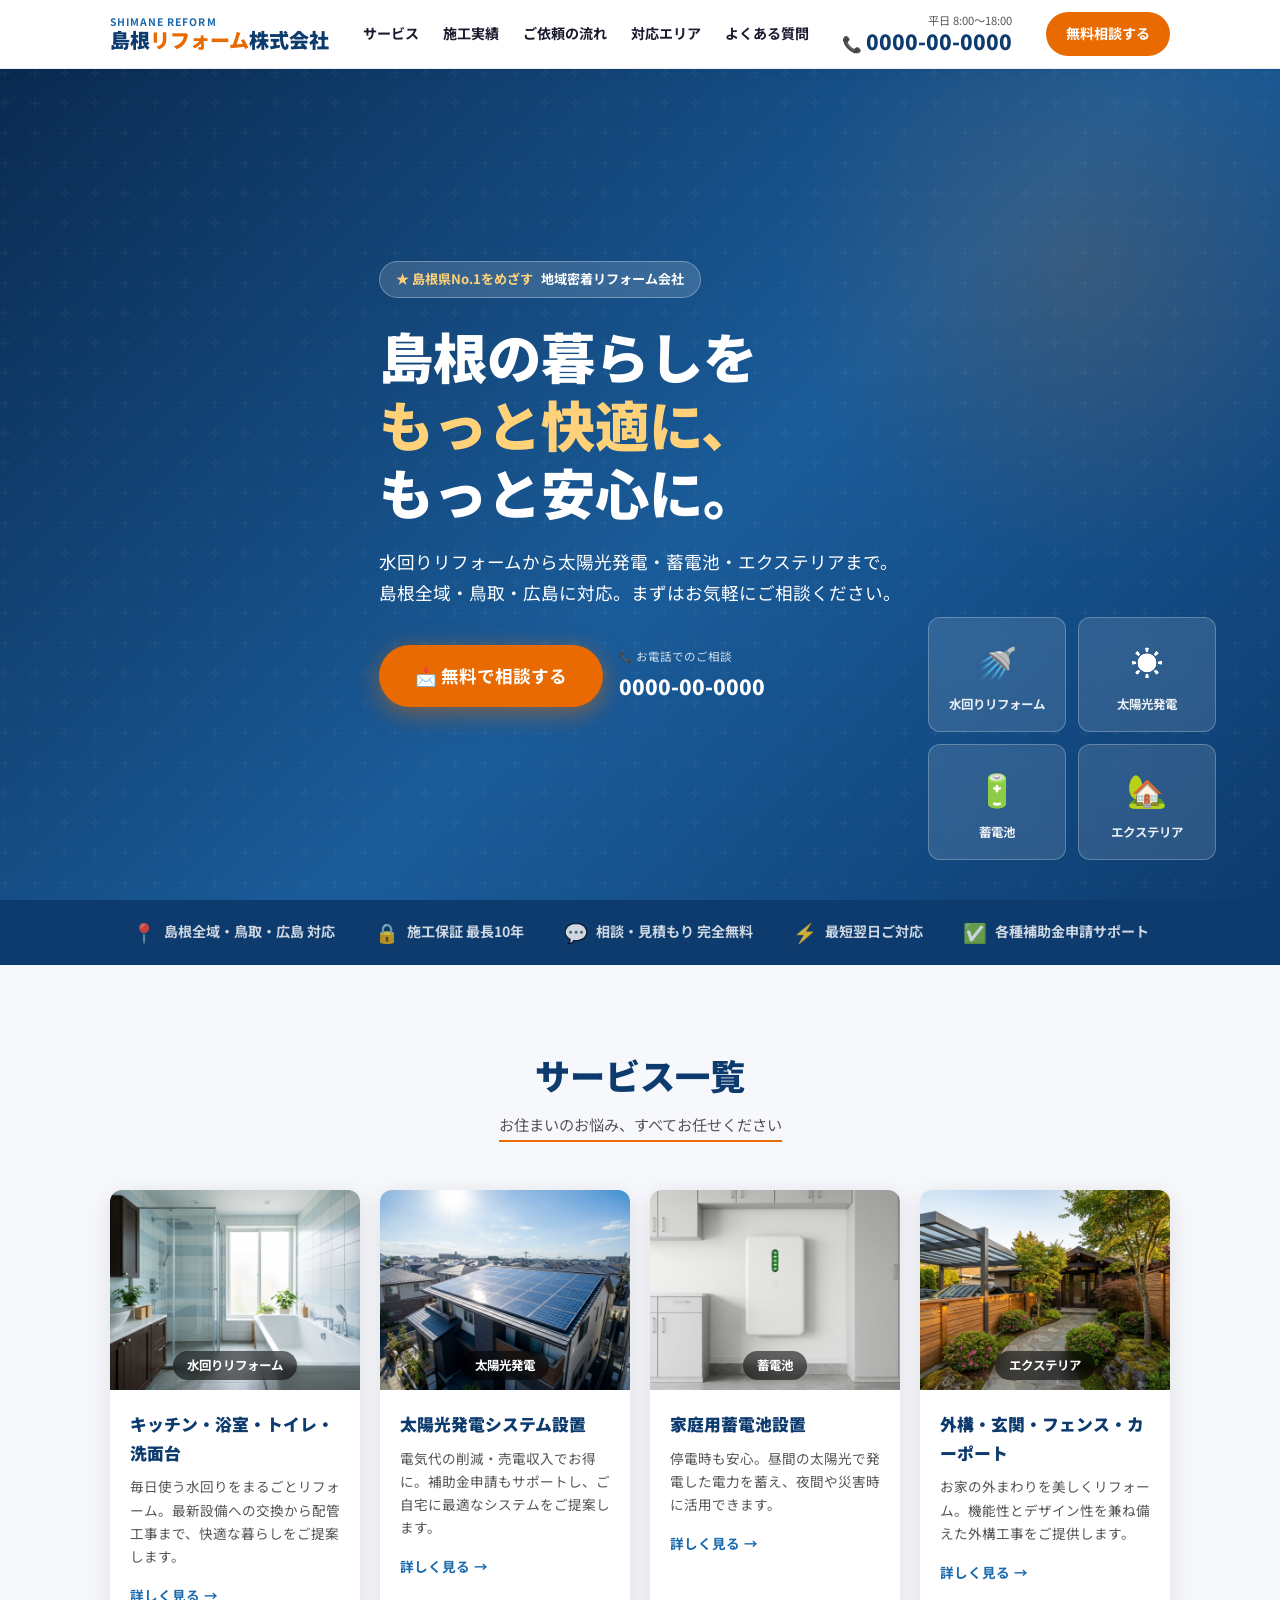
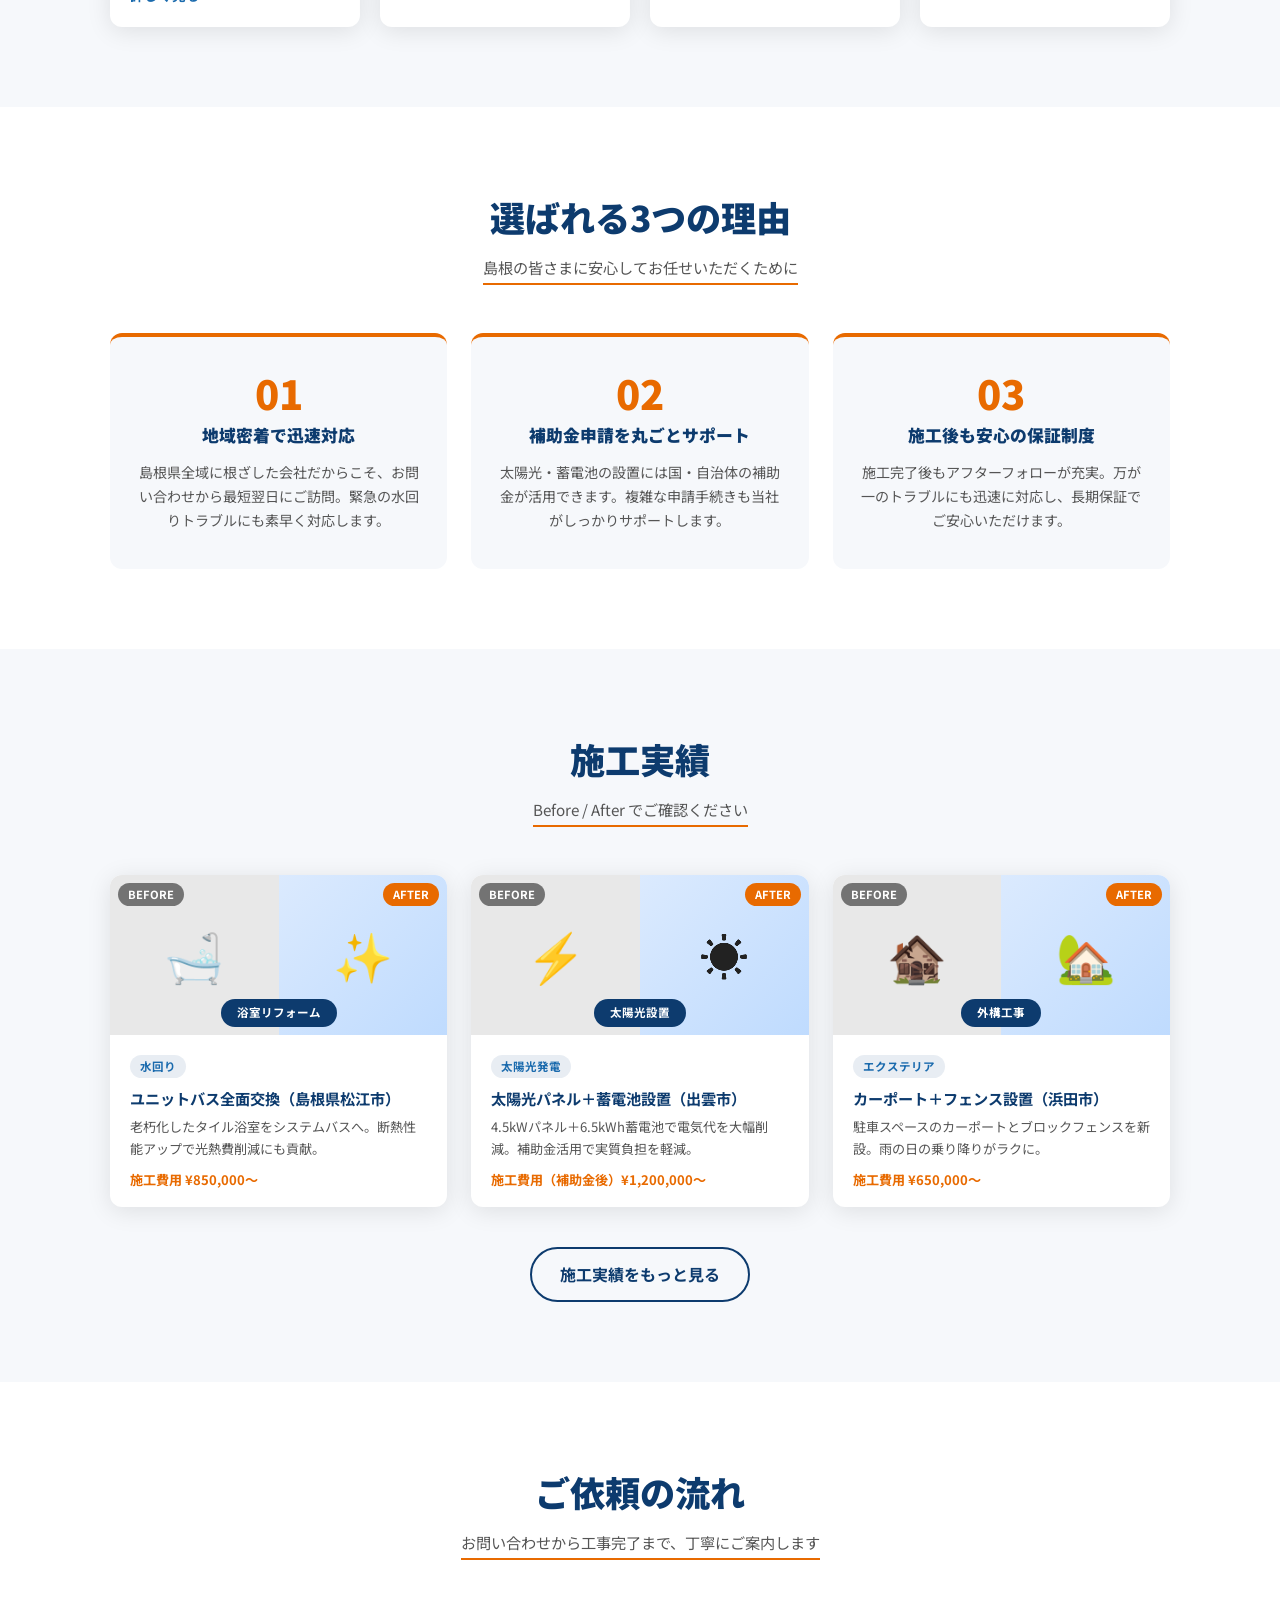
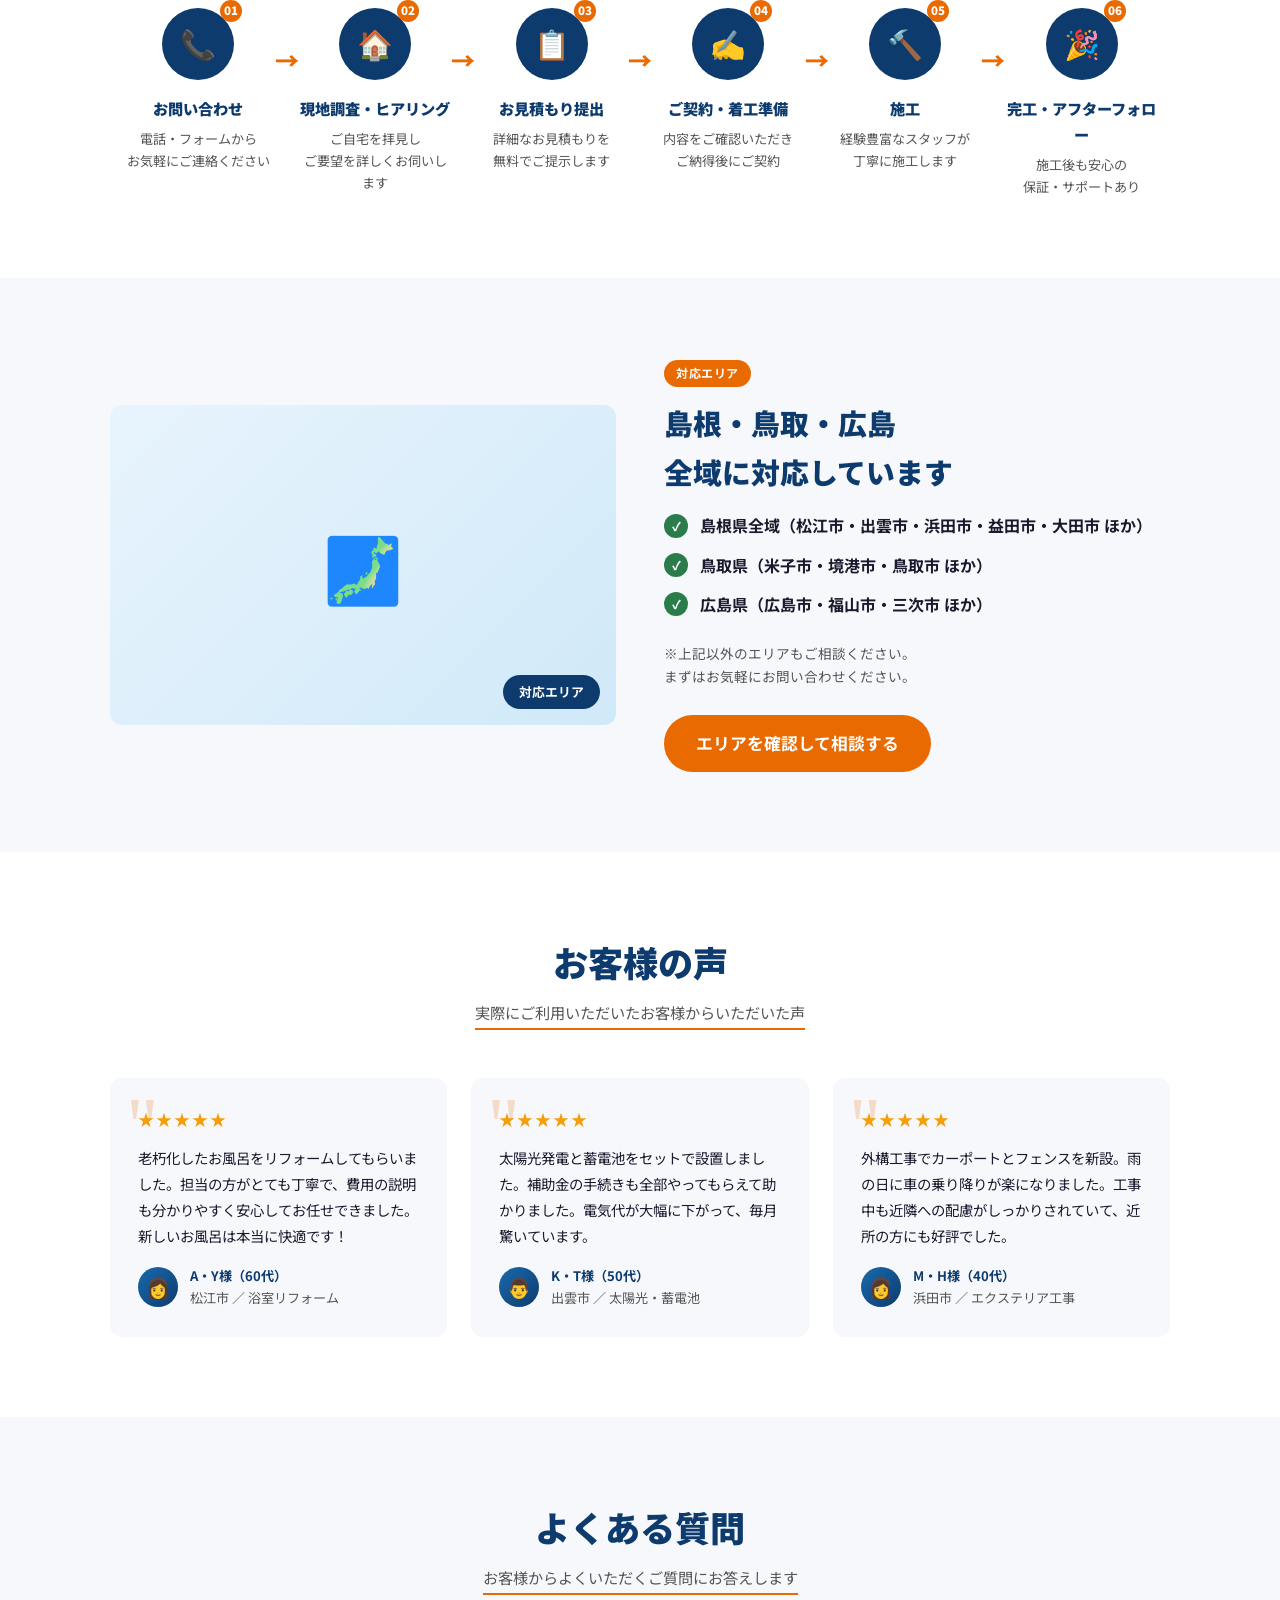
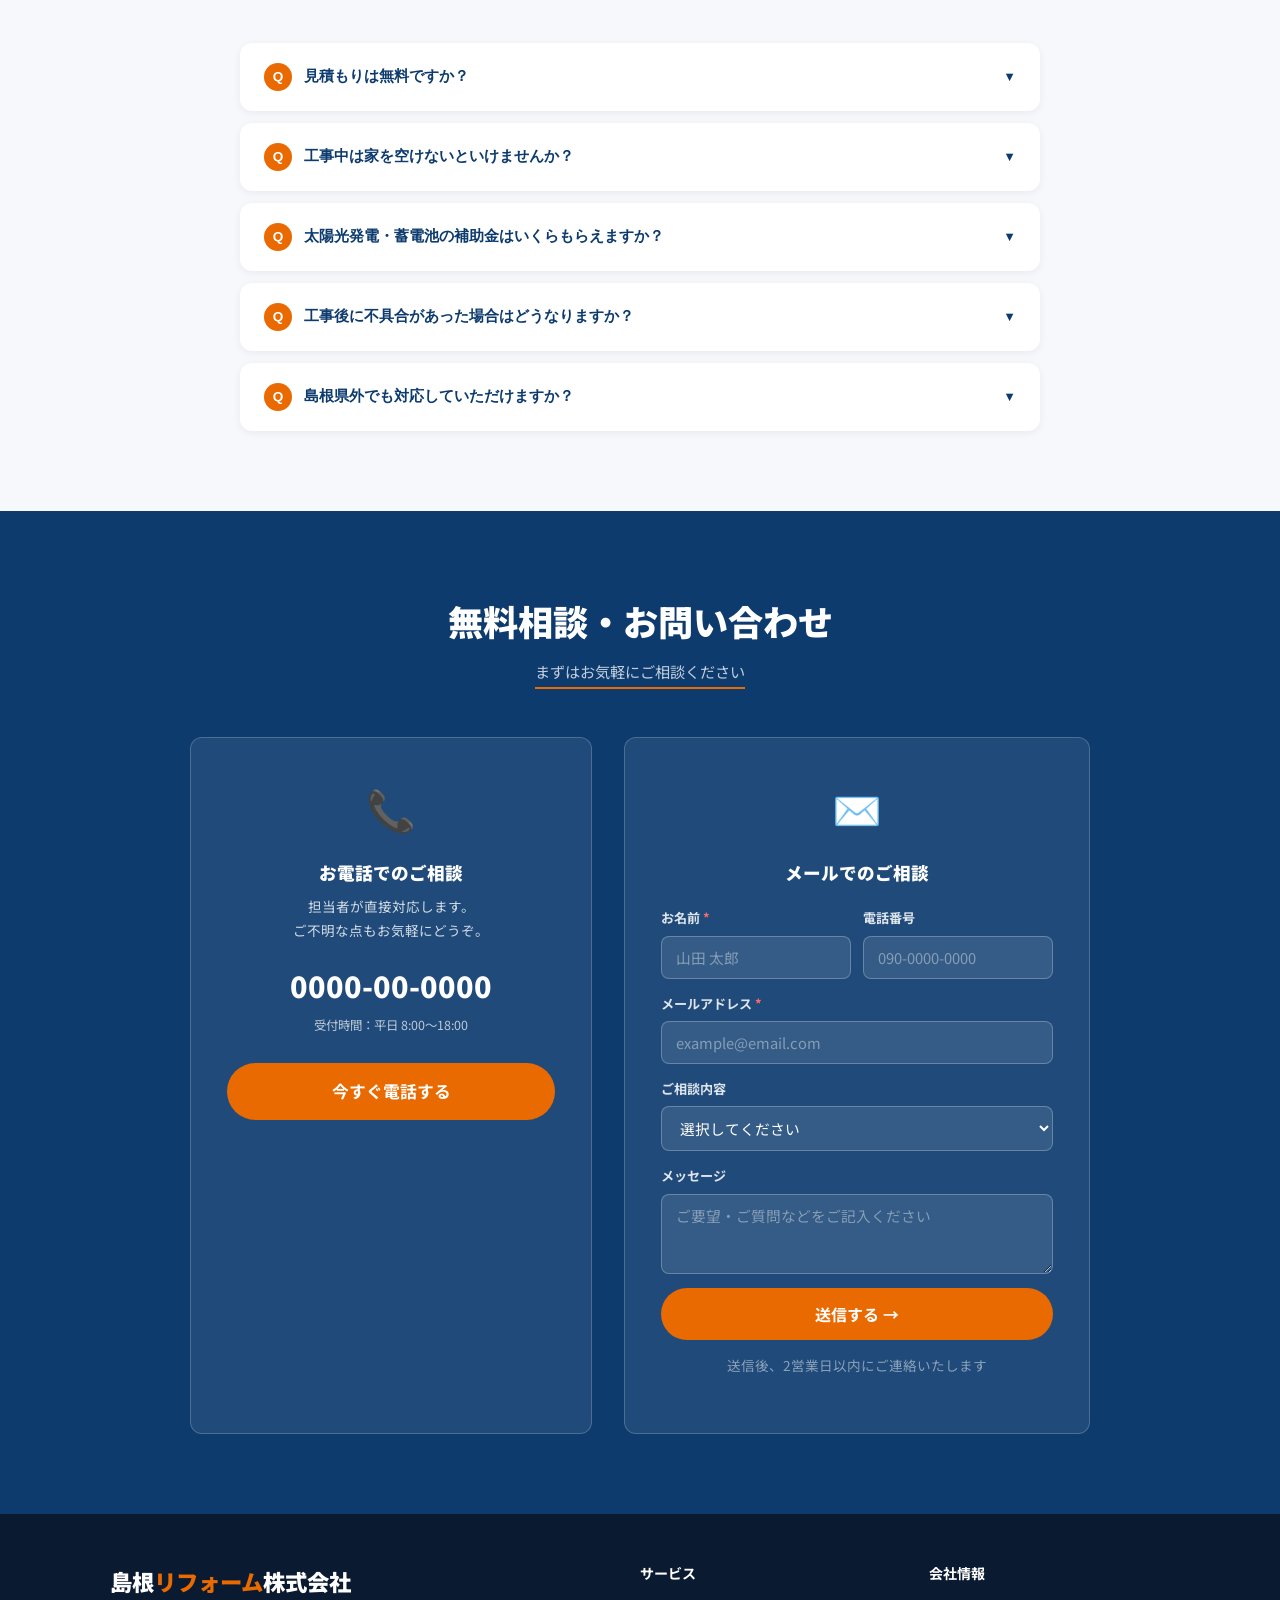
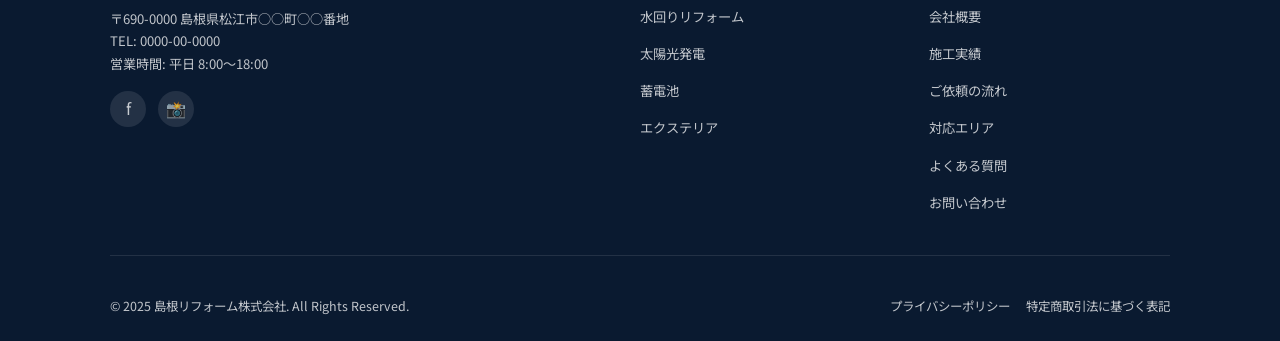
<file: shimane-reform/index.html>
<!DOCTYPE html>
<html lang="ja">
<head>
  <meta charset="UTF-8">
  <meta name="viewport" content="width=device-width, initial-scale=1.0">
  <title>島根リフォーム | 水回り・太陽光・蓄電池・エクステリア</title>
  <meta name="description" content="島根県を拠点に、水回りリフォーム・太陽光発電・蓄電池・エクステリアを手がける地域密着のリフォーム会社。鳥取・広島にも対応。まずはお気軽にご相談ください。">
  <link rel="preconnect" href="https://fonts.googleapis.com">
  <link rel="preconnect" href="https://fonts.gstatic.com" crossorigin>
  <link href="https://fonts.googleapis.com/css2?family=Noto+Sans+JP:wght@400;500;700;900&display=swap" rel="stylesheet">
  <style>
    /* ===== RESET & BASE ===== */
    *, *::before, *::after { box-sizing: border-box; margin: 0; padding: 0; }
    html { scroll-behavior: smooth; font-size: 16px; }
    body {
      font-family: 'Noto Sans JP', sans-serif;
      color: #222;
      background: #fff;
      line-height: 1.7;
      -webkit-font-smoothing: antialiased;
    }
    a { text-decoration: none; color: inherit; }
    img { max-width: 100%; display: block; }

    /* ===== VARIABLES ===== */
    :root {
      --navy: #0d3b6e;
      --blue: #1a6aad;
      --orange: #e86a00;
      --orange-light: #ff8c2a;
      --green: #2a7d4b;
      --gray-bg: #f6f8fb;
      --gray-light: #e8edf3;
      --text-main: #1a1a2e;
      --text-sub: #555;
      --radius: 12px;
      --shadow: 0 4px 24px rgba(0,0,0,0.10);
    }

    /* ===== UTILITY ===== */
    .container { max-width: 1100px; margin: 0 auto; padding: 0 20px; }
    .section-title {
      font-size: clamp(1.6rem, 3vw, 2.2rem);
      font-weight: 900;
      color: var(--navy);
      text-align: center;
      margin-bottom: 8px;
    }
    .section-sub {
      text-align: center;
      color: var(--text-sub);
      font-size: 0.95rem;
      margin-bottom: 48px;
    }
    .section-sub span {
      display: inline-block;
      border-bottom: 2px solid var(--orange);
      padding-bottom: 2px;
    }
    .btn-primary {
      display: inline-flex;
      align-items: center;
      gap: 8px;
      background: var(--orange);
      color: #fff;
      font-size: 1.05rem;
      font-weight: 700;
      padding: 14px 32px;
      border-radius: 50px;
      transition: background 0.2s, transform 0.15s;
      border: none;
      cursor: pointer;
    }
    .btn-primary:hover { background: var(--orange-light); transform: translateY(-2px); }
    .btn-outline {
      display: inline-flex;
      align-items: center;
      gap: 8px;
      background: transparent;
      color: var(--navy);
      font-size: 1rem;
      font-weight: 700;
      padding: 12px 28px;
      border-radius: 50px;
      border: 2px solid var(--navy);
      transition: all 0.2s;
      cursor: pointer;
    }
    .btn-outline:hover { background: var(--navy); color: #fff; }
    .tag {
      display: inline-block;
      background: var(--orange);
      color: #fff;
      font-size: 0.75rem;
      font-weight: 700;
      padding: 3px 12px;
      border-radius: 50px;
      letter-spacing: 0.05em;
    }

    /* ===== HEADER ===== */
    header {
      position: fixed;
      top: 0;
      left: 0;
      right: 0;
      z-index: 1000;
      background: rgba(255,255,255,0.97);
      backdrop-filter: blur(8px);
      border-bottom: 1px solid var(--gray-light);
      box-shadow: 0 2px 12px rgba(0,0,0,0.07);
    }
    .header-inner {
      display: flex;
      align-items: center;
      justify-content: space-between;
      height: 68px;
      gap: 16px;
    }
    .logo {
      display: flex;
      flex-direction: column;
      line-height: 1.2;
    }
    .logo-en {
      font-size: 0.65rem;
      color: var(--blue);
      font-weight: 700;
      letter-spacing: 0.1em;
    }
    .logo-ja {
      font-size: 1.25rem;
      font-weight: 900;
      color: var(--navy);
    }
    .logo-ja span { color: var(--orange); }
    nav { display: flex; gap: 24px; align-items: center; }
    nav a {
      font-size: 0.88rem;
      font-weight: 700;
      color: var(--text-main);
      transition: color 0.2s;
    }
    nav a:hover { color: var(--orange); }
    .header-tel {
      display: flex;
      flex-direction: column;
      align-items: flex-end;
      line-height: 1.3;
    }
    .header-tel small {
      font-size: 0.7rem;
      color: var(--text-sub);
    }
    .header-tel a {
      font-size: 1.3rem;
      font-weight: 900;
      color: var(--navy);
    }
    .header-tel a::before { content: "📞 "; font-size: 1rem; }
    .header-cta {
      background: var(--orange);
      color: #fff;
      font-weight: 700;
      font-size: 0.88rem;
      padding: 10px 20px;
      border-radius: 50px;
      white-space: nowrap;
      transition: background 0.2s;
    }
    .header-cta:hover { background: var(--orange-light); }
    .nav-toggle {
      display: none;
      background: none;
      border: none;
      cursor: pointer;
      flex-direction: column;
      gap: 5px;
      padding: 4px;
    }
    .nav-toggle span {
      display: block;
      width: 26px;
      height: 3px;
      background: var(--navy);
      border-radius: 2px;
      transition: all 0.3s;
    }

    /* ===== HERO ===== */
    .hero {
      margin-top: 68px;
      min-height: calc(100vh - 68px);
      background: linear-gradient(135deg, #0a2a50 0%, #1a5c9a 55%, #0d3b6e 100%);
      position: relative;
      display: flex;
      align-items: center;
      overflow: hidden;
    }
    .hero::before {
      content: '';
      position: absolute;
      inset: 0;
      background: url("data:image/svg+xml,%3Csvg width='60' height='60' viewBox='0 0 60 60' xmlns='http://www.w3.org/2000/svg'%3E%3Cg fill='none' fill-rule='evenodd'%3E%3Cg fill='%23ffffff' fill-opacity='0.03'%3E%3Cpath d='M36 34v-4h-2v4h-4v2h4v4h2v-4h4v-2h-4zm0-30V0h-2v4h-4v2h4v4h2V6h4V4h-4zM6 34v-4H4v4H0v2h4v4h2v-4h4v-2H6zM6 4V0H4v4H0v2h4v4h2V6h4V4H6z'/%3E%3C/g%3E%3C/g%3E%3C/svg%3E");
    }
    /* Decorative circles */
    .hero::after {
      content: '';
      position: absolute;
      top: -100px;
      right: -100px;
      width: 600px;
      height: 600px;
      background: radial-gradient(circle, rgba(232,106,0,0.15) 0%, transparent 70%);
      pointer-events: none;
    }
    .hero-content {
      position: relative;
      z-index: 2;
      max-width: 700px;
      color: #fff;
      padding: 60px 20px;
    }
    .hero-badge {
      display: inline-flex;
      align-items: center;
      gap: 8px;
      background: rgba(255,255,255,0.15);
      border: 1px solid rgba(255,255,255,0.3);
      border-radius: 50px;
      padding: 6px 16px;
      font-size: 0.82rem;
      font-weight: 700;
      margin-bottom: 24px;
      backdrop-filter: blur(4px);
    }
    .hero-badge span { color: #ffd27a; }
    .hero h1 {
      font-size: clamp(2rem, 5vw, 3.4rem);
      font-weight: 900;
      line-height: 1.25;
      margin-bottom: 20px;
    }
    .hero h1 em {
      font-style: normal;
      color: #ffd27a;
    }
    .hero p {
      font-size: clamp(0.95rem, 2vw, 1.1rem);
      opacity: 0.9;
      margin-bottom: 36px;
      max-width: 560px;
      line-height: 1.8;
    }
    .hero-cta {
      display: flex;
      gap: 16px;
      flex-wrap: wrap;
      align-items: center;
    }
    .hero-cta .btn-primary {
      font-size: 1.1rem;
      padding: 16px 36px;
      box-shadow: 0 6px 24px rgba(232,106,0,0.5);
    }
    .hero-cta .tel-link {
      color: #fff;
      font-size: 1.2rem;
      font-weight: 900;
      display: flex;
      flex-direction: column;
      gap: 2px;
    }
    .hero-cta .tel-link small {
      font-size: 0.72rem;
      opacity: 0.8;
      font-weight: 400;
    }
    .hero-cards {
      position: absolute;
      right: 5%;
      bottom: 40px;
      display: grid;
      grid-template-columns: 1fr 1fr;
      gap: 12px;
      z-index: 2;
    }
    .hero-card {
      background: rgba(255,255,255,0.12);
      backdrop-filter: blur(8px);
      border: 1px solid rgba(255,255,255,0.25);
      border-radius: var(--radius);
      padding: 16px 20px;
      text-align: center;
      color: #fff;
      min-width: 130px;
    }
    .hero-card .icon { font-size: 2rem; margin-bottom: 6px; }
    .hero-card .label { font-size: 0.78rem; font-weight: 700; opacity: 0.9; }

    /* ===== TRUST BAR ===== */
    .trust-bar {
      background: var(--navy);
      color: #fff;
      padding: 16px 0;
    }
    .trust-bar-inner {
      display: flex;
      justify-content: center;
      gap: 40px;
      flex-wrap: wrap;
    }
    .trust-item {
      display: flex;
      align-items: center;
      gap: 8px;
      font-size: 0.88rem;
      font-weight: 700;
    }
    .trust-item .icon { font-size: 1.2rem; }
    .trust-item span { opacity: 0.8; }

    /* ===== SERVICES ===== */
    .services { padding: 80px 0; background: var(--gray-bg); }
    .service-grid {
      display: grid;
      grid-template-columns: repeat(4, 1fr);
      gap: 20px;
    }
    .service-card {
      background: #fff;
      border-radius: var(--radius);
      overflow: hidden;
      box-shadow: var(--shadow);
      transition: transform 0.25s, box-shadow 0.25s;
    }
    .service-card:hover { transform: translateY(-6px); box-shadow: 0 12px 36px rgba(0,0,0,0.14); }
    .service-card-top {
      height: 200px;
      position: relative;
      overflow: hidden;
    }
    .service-card-top img {
      width: 100%;
      height: 100%;
      object-fit: cover;
      display: block;
      transition: transform 0.4s ease;
    }
    .service-card:hover .service-card-top img { transform: scale(1.05); }
    .service-card-label {
      position: absolute;
      bottom: 10px;
      left: 50%;
      transform: translateX(-50%);
      font-size: 0.78rem;
      font-weight: 700;
      color: #fff;
      background: rgba(0,0,0,0.55);
      backdrop-filter: blur(4px);
      padding: 4px 14px;
      border-radius: 50px;
      white-space: nowrap;
    }
    .service-card-body { padding: 20px; }
    .service-card-body h3 {
      font-size: 1.05rem;
      font-weight: 900;
      color: var(--navy);
      margin-bottom: 8px;
    }
    .service-card-body p {
      font-size: 0.85rem;
      color: var(--text-sub);
      line-height: 1.7;
      margin-bottom: 16px;
    }
    .service-card-body a {
      font-size: 0.85rem;
      font-weight: 700;
      color: var(--blue);
      display: flex;
      align-items: center;
      gap: 4px;
    }
    .service-card-body a::after { content: ' →'; }

    /* ===== POINTS ===== */
    .points { padding: 80px 0; background: #fff; }
    .points-grid {
      display: grid;
      grid-template-columns: repeat(3, 1fr);
      gap: 24px;
    }
    .point-card {
      text-align: center;
      padding: 36px 28px;
      background: var(--gray-bg);
      border-radius: var(--radius);
      border-top: 4px solid var(--orange);
    }
    .point-num {
      font-size: 2.5rem;
      font-weight: 900;
      color: var(--orange);
      line-height: 1;
      margin-bottom: 8px;
    }
    .point-num small { font-size: 1rem; }
    .point-card h3 {
      font-size: 1.05rem;
      font-weight: 900;
      color: var(--navy);
      margin-bottom: 12px;
    }
    .point-card p { font-size: 0.88rem; color: var(--text-sub); }

    /* ===== WORKS ===== */
    .works { padding: 80px 0; background: var(--gray-bg); }
    .works-grid {
      display: grid;
      grid-template-columns: repeat(3, 1fr);
      gap: 24px;
    }
    .work-card {
      background: #fff;
      border-radius: var(--radius);
      overflow: hidden;
      box-shadow: var(--shadow);
    }
    .work-images {
      display: grid;
      grid-template-columns: 1fr 1fr;
      position: relative;
    }
    .work-img {
      height: 160px;
      display: flex;
      align-items: center;
      justify-content: center;
      font-size: 3rem;
    }
    .work-img.before { background: #e8e8e8; }
    .work-img.after { background: linear-gradient(135deg, #dbeafe, #bfdbfe); }
    .work-badge {
      position: absolute;
      bottom: 8px;
      left: 50%;
      transform: translateX(-50%);
      background: var(--navy);
      color: #fff;
      font-size: 0.72rem;
      font-weight: 700;
      padding: 4px 16px;
      border-radius: 50px;
      white-space: nowrap;
    }
    .before-label, .after-label {
      position: absolute;
      top: 8px;
      font-size: 0.7rem;
      font-weight: 700;
      padding: 2px 10px;
      border-radius: 50px;
    }
    .before-label { left: 8px; background: rgba(0,0,0,0.5); color: #fff; }
    .after-label { right: 8px; background: var(--orange); color: #fff; }
    .work-body { padding: 16px 20px; }
    .work-body .service-tag {
      display: inline-block;
      font-size: 0.72rem;
      font-weight: 700;
      background: var(--gray-light);
      color: var(--blue);
      padding: 2px 10px;
      border-radius: 50px;
      margin-bottom: 8px;
    }
    .work-body h3 { font-size: 0.95rem; font-weight: 700; color: var(--navy); margin-bottom: 4px; }
    .work-body p { font-size: 0.82rem; color: var(--text-sub); }
    .work-body .price {
      margin-top: 8px;
      font-size: 0.82rem;
      font-weight: 700;
      color: var(--orange);
    }

    /* ===== FLOW ===== */
    .flow { padding: 80px 0; background: #fff; }
    .flow-steps {
      display: flex;
      gap: 0;
      position: relative;
      counter-reset: step;
    }
    .flow-step {
      flex: 1;
      text-align: center;
      padding: 0 12px;
      position: relative;
    }
    .flow-step:not(:last-child)::after {
      content: '→';
      position: absolute;
      right: -12px;
      top: 32px;
      font-size: 1.5rem;
      color: var(--orange);
      font-weight: 900;
    }
    .flow-icon {
      width: 72px;
      height: 72px;
      border-radius: 50%;
      background: var(--navy);
      color: #fff;
      display: flex;
      align-items: center;
      justify-content: center;
      font-size: 1.8rem;
      margin: 0 auto 16px;
      position: relative;
    }
    .flow-icon::before {
      content: counter(step, decimal-leading-zero);
      counter-increment: step;
      position: absolute;
      top: -8px;
      right: -8px;
      background: var(--orange);
      color: #fff;
      font-size: 0.72rem;
      font-weight: 900;
      width: 22px;
      height: 22px;
      border-radius: 50%;
      display: flex;
      align-items: center;
      justify-content: center;
    }
    .flow-step h3 { font-size: 0.95rem; font-weight: 900; color: var(--navy); margin-bottom: 6px; }
    .flow-step p { font-size: 0.82rem; color: var(--text-sub); }

    /* ===== AREA ===== */
    .area { padding: 80px 0; background: var(--gray-bg); }
    .area-content {
      display: grid;
      grid-template-columns: 1fr 1fr;
      gap: 48px;
      align-items: center;
    }
    .area-map {
      background: linear-gradient(135deg, #e8f4fd, #d0e9f8);
      border-radius: var(--radius);
      height: 320px;
      display: flex;
      align-items: center;
      justify-content: center;
      font-size: 4rem;
      position: relative;
      overflow: hidden;
    }
    .area-map::after {
      content: '対応エリア';
      position: absolute;
      bottom: 16px;
      right: 16px;
      background: var(--navy);
      color: #fff;
      font-size: 0.8rem;
      font-weight: 700;
      padding: 6px 16px;
      border-radius: 50px;
    }
    .area-text h2 { font-size: 1.8rem; font-weight: 900; color: var(--navy); margin-bottom: 16px; }
    .area-list { list-style: none; display: flex; flex-direction: column; gap: 12px; margin-bottom: 24px; }
    .area-list li {
      display: flex;
      align-items: center;
      gap: 12px;
      font-size: 1rem;
      font-weight: 700;
      color: var(--text-main);
    }
    .area-list li::before {
      content: '✓';
      display: inline-flex;
      align-items: center;
      justify-content: center;
      width: 24px;
      height: 24px;
      background: var(--green);
      color: #fff;
      border-radius: 50%;
      font-size: 0.75rem;
      font-weight: 900;
      flex-shrink: 0;
    }
    .area-note { font-size: 0.85rem; color: var(--text-sub); }

    /* ===== VOICE ===== */
    .voice { padding: 80px 0; background: #fff; }
    .voice-grid {
      display: grid;
      grid-template-columns: repeat(3, 1fr);
      gap: 24px;
    }
    .voice-card {
      background: var(--gray-bg);
      border-radius: var(--radius);
      padding: 28px;
      position: relative;
    }
    .voice-card::before {
      content: '"';
      font-size: 5rem;
      color: var(--orange);
      opacity: 0.2;
      line-height: 1;
      position: absolute;
      top: 8px;
      left: 16px;
      font-family: Georgia, serif;
    }
    .stars {
      color: #f59e0b;
      font-size: 1rem;
      margin-bottom: 12px;
      letter-spacing: 2px;
    }
    .voice-card p {
      font-size: 0.9rem;
      color: var(--text-main);
      line-height: 1.8;
      margin-bottom: 16px;
      position: relative;
    }
    .voice-author {
      display: flex;
      align-items: center;
      gap: 12px;
    }
    .author-avatar {
      width: 40px;
      height: 40px;
      border-radius: 50%;
      background: linear-gradient(135deg, var(--blue), var(--navy));
      display: flex;
      align-items: center;
      justify-content: center;
      font-size: 1.2rem;
      color: #fff;
      flex-shrink: 0;
    }
    .author-info { font-size: 0.82rem; }
    .author-name { font-weight: 700; color: var(--navy); }
    .author-tag { color: var(--text-sub); }

    /* ===== FAQ ===== */
    .faq { padding: 80px 0; background: var(--gray-bg); }
    .faq-list { display: flex; flex-direction: column; gap: 12px; max-width: 800px; margin: 0 auto; }
    .faq-item {
      background: #fff;
      border-radius: var(--radius);
      overflow: hidden;
      box-shadow: 0 2px 8px rgba(0,0,0,0.06);
    }
    .faq-q {
      width: 100%;
      background: none;
      border: none;
      text-align: left;
      padding: 20px 24px;
      font-size: 0.95rem;
      font-weight: 700;
      color: var(--navy);
      cursor: pointer;
      display: flex;
      align-items: center;
      gap: 12px;
      transition: background 0.2s;
    }
    .faq-q:hover { background: var(--gray-bg); }
    .faq-q .q-badge {
      background: var(--orange);
      color: #fff;
      font-size: 0.85rem;
      font-weight: 900;
      width: 28px;
      height: 28px;
      border-radius: 50%;
      display: flex;
      align-items: center;
      justify-content: center;
      flex-shrink: 0;
    }
    .faq-q .arrow {
      margin-left: auto;
      font-size: 0.8rem;
      transition: transform 0.3s;
    }
    .faq-q[aria-expanded="true"] .arrow { transform: rotate(180deg); }
    .faq-a {
      display: none;
      padding: 0 24px 20px;
      font-size: 0.88rem;
      color: var(--text-sub);
      line-height: 1.8;
      border-top: 1px solid var(--gray-light);
    }
    .faq-a.open { display: block; }

    /* ===== CONTACT ===== */
    .contact { padding: 80px 0; background: var(--navy); color: #fff; }
    .contact .section-title { color: #fff; }
    .contact .section-sub { color: rgba(255,255,255,0.75); }
    .contact-grid {
      display: grid;
      grid-template-columns: 1fr 1fr;
      gap: 32px;
      max-width: 900px;
      margin: 0 auto;
    }
    .contact-card {
      background: rgba(255,255,255,0.08);
      border: 1px solid rgba(255,255,255,0.2);
      border-radius: var(--radius);
      padding: 36px;
      text-align: center;
    }
    .contact-card .icon { font-size: 2.5rem; margin-bottom: 16px; }
    .contact-card h3 {
      font-size: 1.1rem;
      font-weight: 900;
      margin-bottom: 8px;
    }
    .contact-card p {
      font-size: 0.85rem;
      opacity: 0.8;
      margin-bottom: 20px;
      line-height: 1.7;
    }
    .tel-big {
      display: block;
      font-size: 1.8rem;
      font-weight: 900;
      color: #fff;
      margin-bottom: 4px;
    }
    .tel-hours { font-size: 0.78rem; opacity: 0.7; }

    /* ===== FORM ===== */
    .contact-form { display: flex; flex-direction: column; gap: 14px; }
    .form-row { display: grid; grid-template-columns: 1fr 1fr; gap: 12px; }
    .form-group { display: flex; flex-direction: column; gap: 6px; }
    .form-group label { font-size: 0.82rem; font-weight: 700; color: rgba(255,255,255,0.85); }
    .form-group input,
    .form-group select,
    .form-group textarea {
      background: rgba(255,255,255,0.1);
      border: 1px solid rgba(255,255,255,0.25);
      border-radius: 8px;
      padding: 10px 14px;
      font-size: 0.92rem;
      color: #fff;
      font-family: inherit;
      outline: none;
      transition: border-color 0.2s;
    }
    .form-group input::placeholder,
    .form-group textarea::placeholder { color: rgba(255,255,255,0.4); }
    .form-group input:focus,
    .form-group select:focus,
    .form-group textarea:focus { border-color: var(--orange-light); }
    .form-group select option { background: var(--navy); color: #fff; }
    .form-group textarea { resize: vertical; min-height: 80px; }
    .form-submit {
      background: var(--orange);
      color: #fff;
      border: none;
      border-radius: 50px;
      padding: 14px;
      font-size: 1rem;
      font-weight: 700;
      cursor: pointer;
      transition: background 0.2s;
      font-family: inherit;
    }
    .form-submit:hover { background: var(--orange-light); }
    .form-note { font-size: 0.75rem; color: rgba(255,255,255,0.6); text-align: center; }

    /* ===== FOOTER ===== */
    footer {
      background: #0a1a30;
      color: rgba(255,255,255,0.75);
      padding: 48px 0 24px;
    }
    .footer-top {
      display: grid;
      grid-template-columns: 2fr 1fr 1fr;
      gap: 48px;
      margin-bottom: 40px;
      padding-bottom: 40px;
      border-bottom: 1px solid rgba(255,255,255,0.1);
    }
    .footer-logo { margin-bottom: 16px; }
    .footer-logo .name { font-size: 1.4rem; font-weight: 900; color: #fff; }
    .footer-logo .name span { color: var(--orange); }
    .footer-logo .addr { font-size: 0.82rem; margin-top: 8px; line-height: 1.7; }
    .footer-col h4 {
      font-size: 0.88rem;
      font-weight: 700;
      color: #fff;
      margin-bottom: 16px;
    }
    .footer-col ul { list-style: none; display: flex; flex-direction: column; gap: 10px; }
    .footer-col ul li a {
      font-size: 0.83rem;
      transition: color 0.2s;
    }
    .footer-col ul li a:hover { color: #fff; }
    .footer-bottom {
      display: flex;
      justify-content: space-between;
      align-items: center;
      font-size: 0.78rem;
    }
    .sns-links { display: flex; gap: 12px; }
    .sns-link {
      width: 36px;
      height: 36px;
      border-radius: 50%;
      background: rgba(255,255,255,0.1);
      display: flex;
      align-items: center;
      justify-content: center;
      font-size: 1rem;
      transition: background 0.2s;
    }
    .sns-link:hover { background: var(--orange); }

    /* ===== MOBILE STICKY CTA ===== */
    .mobile-cta {
      display: none;
      position: fixed;
      bottom: 0;
      left: 0;
      right: 0;
      z-index: 999;
      background: #fff;
      padding: 12px 16px;
      box-shadow: 0 -4px 16px rgba(0,0,0,0.1);
      gap: 10px;
    }
    .mobile-cta a {
      flex: 1;
      display: flex;
      align-items: center;
      justify-content: center;
      gap: 6px;
      padding: 13px 8px;
      border-radius: 10px;
      font-size: 0.88rem;
      font-weight: 700;
    }
    .mobile-cta .m-tel {
      background: var(--navy);
      color: #fff;
    }
    .mobile-cta .m-form {
      background: var(--orange);
      color: #fff;
    }

    /* ===== RESPONSIVE ===== */
    @media (max-width: 1024px) {
      .service-grid { grid-template-columns: repeat(2, 1fr); }
      .hero-cards { display: none; }
    }
    @media (max-width: 768px) {
      nav { display: none; }
      .header-tel { display: none; }
      .nav-toggle { display: flex; }
      .hero { min-height: 80vh; }
      .hero h1 { font-size: 1.9rem; }
      .hero p { font-size: 0.92rem; }
      .points-grid { grid-template-columns: 1fr; }
      .works-grid { grid-template-columns: 1fr; }
      .voice-grid { grid-template-columns: 1fr; }
      .area-content { grid-template-columns: 1fr; }
      .contact-grid { grid-template-columns: 1fr; }
      .footer-top { grid-template-columns: 1fr; gap: 32px; }
      .footer-bottom { flex-direction: column; gap: 16px; text-align: center; }
      .form-row { grid-template-columns: 1fr; }
      .mobile-cta { display: flex; }
      body { padding-bottom: 72px; }
      .flow-steps { flex-wrap: wrap; gap: 16px; }
      .flow-step:not(:last-child)::after { display: none; }
    }
    @media (max-width: 480px) {
      .service-grid { grid-template-columns: 1fr; }
      .trust-bar-inner { gap: 20px; }
    }

    /* ===== ANIMATIONS ===== */
    @keyframes fadeUp {
      from { opacity: 0; transform: translateY(24px); }
      to { opacity: 1; transform: translateY(0); }
    }
    .fade-up { animation: fadeUp 0.6s ease forwards; }
    .fade-up-2 { animation: fadeUp 0.6s 0.15s ease both; }
    .fade-up-3 { animation: fadeUp 0.6s 0.3s ease both; }
  </style>
</head>
<body>

<!-- ===== HEADER ===== -->
<header>
  <div class="container">
    <div class="header-inner">
      <a href="#" class="logo">
        <span class="logo-en">SHIMANE REFORM</span>
        <span class="logo-ja">島根<span>リフォーム</span>株式会社</span>
      </a>

      <nav>
        <a href="#services">サービス</a>
        <a href="#works">施工実績</a>
        <a href="#flow">ご依頼の流れ</a>
        <a href="#area">対応エリア</a>
        <a href="#faq">よくある質問</a>
      </nav>

      <div class="header-tel">
        <small>平日 8:00〜18:00</small>
        <a href="tel:0000-00-0000">0000-00-0000</a>
      </div>

      <a href="#contact" class="header-cta">無料相談する</a>

      <button class="nav-toggle" aria-label="メニューを開く">
        <span></span><span></span><span></span>
      </button>
    </div>
  </div>
</header>

<!-- ===== HERO ===== -->
<section class="hero">
  <div class="container">
    <div class="hero-content">
      <div class="hero-badge fade-up">
        <span>★ 島根県No.1をめざす</span> 地域密着リフォーム会社
      </div>
      <h1 class="fade-up-2">
        島根の暮らしを<br>
        <em>もっと快適に、</em><br>
        もっと安心に。
      </h1>
      <p class="fade-up-3">
        水回りリフォームから太陽光発電・蓄電池・エクステリアまで。<br>
        島根全域・鳥取・広島に対応。まずはお気軽にご相談ください。
      </p>
      <div class="hero-cta fade-up-3">
        <a href="#contact" class="btn-primary">
          &#128233; 無料で相談する
        </a>
        <div class="tel-link">
          <small>&#128222; お電話でのご相談</small>
          <a href="tel:0000-00-0000" style="color:#fff;font-size:1.3rem;font-weight:900;">0000-00-0000</a>
        </div>
      </div>
    </div>
  </div>

  <!-- Floating service cards -->
  <div class="hero-cards">
    <div class="hero-card">
      <div class="icon">🚿</div>
      <div class="label">水回りリフォーム</div>
    </div>
    <div class="hero-card">
      <div class="icon">☀️</div>
      <div class="label">太陽光発電</div>
    </div>
    <div class="hero-card">
      <div class="icon">🔋</div>
      <div class="label">蓄電池</div>
    </div>
    <div class="hero-card">
      <div class="icon">🏡</div>
      <div class="label">エクステリア</div>
    </div>
  </div>
</section>

<!-- ===== TRUST BAR ===== -->
<div class="trust-bar">
  <div class="container">
    <div class="trust-bar-inner">
      <div class="trust-item">
        <span class="icon">📍</span>
        <span>島根全域・鳥取・広島 対応</span>
      </div>
      <div class="trust-item">
        <span class="icon">🔒</span>
        <span>施工保証 最長10年</span>
      </div>
      <div class="trust-item">
        <span class="icon">💬</span>
        <span>相談・見積もり 完全無料</span>
      </div>
      <div class="trust-item">
        <span class="icon">⚡</span>
        <span>最短翌日ご対応</span>
      </div>
      <div class="trust-item">
        <span class="icon">✅</span>
        <span>各種補助金申請サポート</span>
      </div>
    </div>
  </div>
</div>

<!-- ===== SERVICES ===== -->
<section class="services" id="services">
  <div class="container">
    <h2 class="section-title">サービス一覧</h2>
    <p class="section-sub"><span>お住まいのお悩み、すべてお任せください</span></p>

    <div class="service-grid">
      <div class="service-card">
        <div class="service-card-top water">
          <img src="assets/service-water.png" alt="水回りリフォーム">
          <span class="service-card-label">水回りリフォーム</span>
        </div>
        <div class="service-card-body">
          <h3>キッチン・浴室・トイレ・洗面台</h3>
          <p>毎日使う水回りをまるごとリフォーム。最新設備への交換から配管工事まで、快適な暮らしをご提案します。</p>
          <a href="#contact">詳しく見る</a>
        </div>
      </div>

      <div class="service-card">
        <div class="service-card-top solar">
          <img src="assets/service-solar.jpg" alt="太陽光発電">
          <span class="service-card-label">太陽光発電</span>
        </div>
        <div class="service-card-body">
          <h3>太陽光発電システム設置</h3>
          <p>電気代の削減・売電収入でお得に。補助金申請もサポートし、ご自宅に最適なシステムをご提案します。</p>
          <a href="#contact">詳しく見る</a>
        </div>
      </div>

      <div class="service-card">
        <div class="service-card-top battery">
          <img src="assets/service-battery.jpg" alt="蓄電池">
          <span class="service-card-label">蓄電池</span>
        </div>
        <div class="service-card-body">
          <h3>家庭用蓄電池設置</h3>
          <p>停電時も安心。昼間の太陽光で発電した電力を蓄え、夜間や災害時に活用できます。</p>
          <a href="#contact">詳しく見る</a>
        </div>
      </div>

      <div class="service-card">
        <div class="service-card-top exterior">
          <img src="assets/service-exterior.jpg" alt="エクステリア">
          <span class="service-card-label">エクステリア</span>
        </div>
        <div class="service-card-body">
          <h3>外構・玄関・フェンス・カーポート</h3>
          <p>お家の外まわりを美しくリフォーム。機能性とデザイン性を兼ね備えた外構工事をご提供します。</p>
          <a href="#contact">詳しく見る</a>
        </div>
      </div>
    </div>
  </div>
</section>

<!-- ===== POINTS ===== -->
<section class="points">
  <div class="container">
    <h2 class="section-title">選ばれる3つの理由</h2>
    <p class="section-sub"><span>島根の皆さまに安心してお任せいただくために</span></p>

    <div class="points-grid">
      <div class="point-card">
        <div class="point-num">01</div>
        <h3>地域密着で迅速対応</h3>
        <p>島根県全域に根ざした会社だからこそ、お問い合わせから最短翌日にご訪問。緊急の水回りトラブルにも素早く対応します。</p>
      </div>
      <div class="point-card">
        <div class="point-num">02</div>
        <h3>補助金申請を丸ごとサポート</h3>
        <p>太陽光・蓄電池の設置には国・自治体の補助金が活用できます。複雑な申請手続きも当社がしっかりサポートします。</p>
      </div>
      <div class="point-card">
        <div class="point-num">03</div>
        <h3>施工後も安心の保証制度</h3>
        <p>施工完了後もアフターフォローが充実。万が一のトラブルにも迅速に対応し、長期保証でご安心いただけます。</p>
      </div>
    </div>
  </div>
</section>

<!-- ===== WORKS ===== -->
<section class="works" id="works">
  <div class="container">
    <h2 class="section-title">施工実績</h2>
    <p class="section-sub"><span>Before / After でご確認ください</span></p>

    <div class="works-grid">
      <div class="work-card">
        <div class="work-images">
          <div class="work-img before">🛁</div>
          <div class="work-img after">✨</div>
          <span class="before-label">BEFORE</span>
          <span class="after-label">AFTER</span>
          <div class="work-badge">浴室リフォーム</div>
        </div>
        <div class="work-body">
          <span class="service-tag">水回り</span>
          <h3>ユニットバス全面交換（島根県松江市）</h3>
          <p>老朽化したタイル浴室をシステムバスへ。断熱性能アップで光熱費削減にも貢献。</p>
          <div class="price">施工費用 ¥850,000〜</div>
        </div>
      </div>

      <div class="work-card">
        <div class="work-images">
          <div class="work-img before">⚡</div>
          <div class="work-img after">☀️</div>
          <span class="before-label">BEFORE</span>
          <span class="after-label">AFTER</span>
          <div class="work-badge">太陽光設置</div>
        </div>
        <div class="work-body">
          <span class="service-tag">太陽光発電</span>
          <h3>太陽光パネル＋蓄電池設置（出雲市）</h3>
          <p>4.5kWパネル＋6.5kWh蓄電池で電気代を大幅削減。補助金活用で実質負担を軽減。</p>
          <div class="price">施工費用（補助金後）¥1,200,000〜</div>
        </div>
      </div>

      <div class="work-card">
        <div class="work-images">
          <div class="work-img before">🏚️</div>
          <div class="work-img after">🏡</div>
          <span class="before-label">BEFORE</span>
          <span class="after-label">AFTER</span>
          <div class="work-badge">外構工事</div>
        </div>
        <div class="work-body">
          <span class="service-tag">エクステリア</span>
          <h3>カーポート＋フェンス設置（浜田市）</h3>
          <p>駐車スペースのカーポートとブロックフェンスを新設。雨の日の乗り降りがラクに。</p>
          <div class="price">施工費用 ¥650,000〜</div>
        </div>
      </div>
    </div>

    <div style="text-align:center;margin-top:40px;">
      <a href="#contact" class="btn-outline">施工実績をもっと見る</a>
    </div>
  </div>
</section>

<!-- ===== FLOW ===== -->
<section class="flow" id="flow">
  <div class="container">
    <h2 class="section-title">ご依頼の流れ</h2>
    <p class="section-sub"><span>お問い合わせから工事完了まで、丁寧にご案内します</span></p>

    <div class="flow-steps">
      <div class="flow-step">
        <div class="flow-icon">📞</div>
        <h3>お問い合わせ</h3>
        <p>電話・フォームから<br>お気軽にご連絡ください</p>
      </div>
      <div class="flow-step">
        <div class="flow-icon">🏠</div>
        <h3>現地調査・ヒアリング</h3>
        <p>ご自宅を拝見し<br>ご要望を詳しくお伺いします</p>
      </div>
      <div class="flow-step">
        <div class="flow-icon">📋</div>
        <h3>お見積もり提出</h3>
        <p>詳細なお見積もりを<br>無料でご提示します</p>
      </div>
      <div class="flow-step">
        <div class="flow-icon">✍️</div>
        <h3>ご契約・着工準備</h3>
        <p>内容をご確認いただき<br>ご納得後にご契約</p>
      </div>
      <div class="flow-step">
        <div class="flow-icon">🔨</div>
        <h3>施工</h3>
        <p>経験豊富なスタッフが<br>丁寧に施工します</p>
      </div>
      <div class="flow-step">
        <div class="flow-icon">🎉</div>
        <h3>完工・アフターフォロー</h3>
        <p>施工後も安心の<br>保証・サポートあり</p>
      </div>
    </div>
  </div>
</section>

<!-- ===== AREA ===== -->
<section class="area" id="area">
  <div class="container">
    <div class="area-content">
      <div class="area-map">🗾</div>
      <div class="area-text">
        <span class="tag">対応エリア</span>
        <h2 style="margin-top:12px;">島根・鳥取・広島<br>全域に対応しています</h2>
        <ul class="area-list">
          <li>島根県全域（松江市・出雲市・浜田市・益田市・大田市 ほか）</li>
          <li>鳥取県（米子市・境港市・鳥取市 ほか）</li>
          <li>広島県（広島市・福山市・三次市 ほか）</li>
        </ul>
        <p class="area-note">※上記以外のエリアもご相談ください。<br>まずはお気軽にお問い合わせください。</p>
        <br>
        <a href="#contact" class="btn-primary">エリアを確認して相談する</a>
      </div>
    </div>
  </div>
</section>

<!-- ===== VOICE ===== -->
<section class="voice">
  <div class="container">
    <h2 class="section-title">お客様の声</h2>
    <p class="section-sub"><span>実際にご利用いただいたお客様からいただいた声</span></p>

    <div class="voice-grid">
      <div class="voice-card">
        <div class="stars">★★★★★</div>
        <p>老朽化したお風呂をリフォームしてもらいました。担当の方がとても丁寧で、費用の説明も分かりやすく安心してお任せできました。新しいお風呂は本当に快適です！</p>
        <div class="voice-author">
          <div class="author-avatar">👩</div>
          <div class="author-info">
            <div class="author-name">A・Y様（60代）</div>
            <div class="author-tag">松江市 ／ 浴室リフォーム</div>
          </div>
        </div>
      </div>

      <div class="voice-card">
        <div class="stars">★★★★★</div>
        <p>太陽光発電と蓄電池をセットで設置しました。補助金の手続きも全部やってもらえて助かりました。電気代が大幅に下がって、毎月驚いています。</p>
        <div class="voice-author">
          <div class="author-avatar">👨</div>
          <div class="author-info">
            <div class="author-name">K・T様（50代）</div>
            <div class="author-tag">出雲市 ／ 太陽光・蓄電池</div>
          </div>
        </div>
      </div>

      <div class="voice-card">
        <div class="stars">★★★★★</div>
        <p>外構工事でカーポートとフェンスを新設。雨の日に車の乗り降りが楽になりました。工事中も近隣への配慮がしっかりされていて、近所の方にも好評でした。</p>
        <div class="voice-author">
          <div class="author-avatar">👩</div>
          <div class="author-info">
            <div class="author-name">M・H様（40代）</div>
            <div class="author-tag">浜田市 ／ エクステリア工事</div>
          </div>
        </div>
      </div>
    </div>
  </div>
</section>

<!-- ===== FAQ ===== -->
<section class="faq" id="faq">
  <div class="container">
    <h2 class="section-title">よくある質問</h2>
    <p class="section-sub"><span>お客様からよくいただくご質問にお答えします</span></p>

    <div class="faq-list">
      <div class="faq-item">
        <button class="faq-q" aria-expanded="false">
          <span class="q-badge">Q</span>
          見積もりは無料ですか？
          <span class="arrow">▼</span>
        </button>
        <div class="faq-a">
          はい、お見積もりは完全無料です。現地調査・訪問も費用は一切いただきません。まずはお気軽にお問い合わせください。
        </div>
      </div>

      <div class="faq-item">
        <button class="faq-q" aria-expanded="false">
          <span class="q-badge">Q</span>
          工事中は家を空けないといけませんか？
          <span class="arrow">▼</span>
        </button>
        <div class="faq-a">
          工事内容によって異なります。水回りや外構工事は在宅のまま施工できるケースがほとんどです。ご不明な点は事前にお伝えしますのでご安心ください。
        </div>
      </div>

      <div class="faq-item">
        <button class="faq-q" aria-expanded="false">
          <span class="q-badge">Q</span>
          太陽光発電・蓄電池の補助金はいくらもらえますか？
          <span class="arrow">▼</span>
        </button>
        <div class="faq-a">
          国・島根県・各市町村の補助金を組み合わせることで、数十万円の補助を受けられる場合があります。年度・設置内容によって異なりますので、詳しくはご相談ください。
        </div>
      </div>

      <div class="faq-item">
        <button class="faq-q" aria-expanded="false">
          <span class="q-badge">Q</span>
          工事後に不具合があった場合はどうなりますか？
          <span class="arrow">▼</span>
        </button>
        <div class="faq-a">
          施工完了後も保証期間内であれば無償で対応します。また、保証期間外でも迅速にご対応しますので、まずはご連絡ください。
        </div>
      </div>

      <div class="faq-item">
        <button class="faq-q" aria-expanded="false">
          <span class="q-badge">Q</span>
          島根県外でも対応していただけますか？
          <span class="arrow">▼</span>
        </button>
        <div class="faq-a">
          はい、鳥取県・広島県にも対応しています。それ以外のエリアについてもご相談ください。まずはお問い合わせいただければ、対応可否をお伝えします。
        </div>
      </div>
    </div>
  </div>
</section>

<!-- ===== CONTACT ===== -->
<section class="contact" id="contact">
  <div class="container">
    <h2 class="section-title">無料相談・お問い合わせ</h2>
    <p class="section-sub"><span>まずはお気軽にご相談ください</span></p>

    <div class="contact-grid">
      <!-- Tel -->
      <div class="contact-card">
        <div class="icon">📞</div>
        <h3>お電話でのご相談</h3>
        <p>担当者が直接対応します。<br>ご不明な点もお気軽にどうぞ。</p>
        <a href="tel:0000-00-0000" class="tel-big">0000-00-0000</a>
        <div class="tel-hours">受付時間：平日 8:00〜18:00</div>
        <br>
        <a href="tel:0000-00-0000" class="btn-primary" style="width:100%;justify-content:center;">今すぐ電話する</a>
      </div>

      <!-- Form -->
      <div class="contact-card" style="text-align:left;">
        <div class="icon" style="text-align:center;">✉️</div>
        <h3 style="text-align:center;margin-bottom:20px;">メールでのご相談</h3>
        <form class="contact-form" onsubmit="handleSubmit(event)">
          <div class="form-row">
            <div class="form-group">
              <label>お名前 <span style="color:#ff6b6b">*</span></label>
              <input type="text" placeholder="山田 太郎" required>
            </div>
            <div class="form-group">
              <label>電話番号</label>
              <input type="tel" placeholder="090-0000-0000">
            </div>
          </div>
          <div class="form-group">
            <label>メールアドレス <span style="color:#ff6b6b">*</span></label>
            <input type="email" placeholder="example@email.com" required>
          </div>
          <div class="form-group">
            <label>ご相談内容</label>
            <select>
              <option value="">選択してください</option>
              <option>水回りリフォーム</option>
              <option>太陽光発電</option>
              <option>蓄電池</option>
              <option>エクステリア</option>
              <option>その他</option>
            </select>
          </div>
          <div class="form-group">
            <label>メッセージ</label>
            <textarea placeholder="ご要望・ご質問などをご記入ください"></textarea>
          </div>
          <button type="submit" class="form-submit">送信する →</button>
          <p class="form-note">送信後、2営業日以内にご連絡いたします</p>
        </form>
      </div>
    </div>
  </div>
</section>

<!-- ===== FOOTER ===== -->
<footer>
  <div class="container">
    <div class="footer-top">
      <div>
        <div class="footer-logo">
          <div class="name">島根<span>リフォーム</span>株式会社</div>
          <div class="addr">
            〒690-0000 島根県松江市○○町○○番地<br>
            TEL: 0000-00-0000<br>
            営業時間: 平日 8:00〜18:00
          </div>
        </div>
        <div class="sns-links">
          <a href="#" class="sns-link" title="Facebook">f</a>
          <a href="#" class="sns-link" title="Instagram">📸</a>
        </div>
      </div>

      <div class="footer-col">
        <h4>サービス</h4>
        <ul>
          <li><a href="#services">水回りリフォーム</a></li>
          <li><a href="#services">太陽光発電</a></li>
          <li><a href="#services">蓄電池</a></li>
          <li><a href="#services">エクステリア</a></li>
        </ul>
      </div>

      <div class="footer-col">
        <h4>会社情報</h4>
        <ul>
          <li><a href="#">会社概要</a></li>
          <li><a href="#works">施工実績</a></li>
          <li><a href="#flow">ご依頼の流れ</a></li>
          <li><a href="#area">対応エリア</a></li>
          <li><a href="#faq">よくある質問</a></li>
          <li><a href="#contact">お問い合わせ</a></li>
        </ul>
      </div>
    </div>

    <div class="footer-bottom">
      <p>&copy; 2025 島根リフォーム株式会社. All Rights Reserved.</p>
      <div style="display:flex;gap:16px;">
        <a href="#">プライバシーポリシー</a>
        <a href="#">特定商取引法に基づく表記</a>
      </div>
    </div>
  </div>
</footer>

<!-- ===== MOBILE STICKY CTA ===== -->
<div class="mobile-cta">
  <a href="tel:0000-00-0000" class="m-tel">📞 電話で相談</a>
  <a href="#contact" class="m-form">✉️ フォームで相談</a>
</div>

<script>
  // FAQ accordion
  document.querySelectorAll('.faq-q').forEach(btn => {
    btn.addEventListener('click', () => {
      const answer = btn.nextElementSibling;
      const isOpen = btn.getAttribute('aria-expanded') === 'true';

      document.querySelectorAll('.faq-q').forEach(b => {
        b.setAttribute('aria-expanded', 'false');
        b.nextElementSibling.classList.remove('open');
      });

      if (!isOpen) {
        btn.setAttribute('aria-expanded', 'true');
        answer.classList.add('open');
      }
    });
  });

  // Form submit
  function handleSubmit(e) {
    e.preventDefault();
    const btn = e.target.querySelector('.form-submit');
    btn.textContent = '送信しました！ありがとうございます ✓';
    btn.style.background = '#059669';
    btn.disabled = true;
  }

  // Header scroll effect
  window.addEventListener('scroll', () => {
    const header = document.querySelector('header');
    header.style.boxShadow = window.scrollY > 50
      ? '0 4px 20px rgba(0,0,0,0.12)'
      : '0 2px 12px rgba(0,0,0,0.07)';
  });

  // Mobile nav toggle (simple toggle)
  document.querySelector('.nav-toggle').addEventListener('click', () => {
    const nav = document.querySelector('nav');
    const isOpen = nav.style.display === 'flex';
    nav.style.display = isOpen ? 'none' : 'flex';
    nav.style.flexDirection = 'column';
    nav.style.position = 'fixed';
    nav.style.top = '68px';
    nav.style.left = '0';
    nav.style.right = '0';
    nav.style.background = '#fff';
    nav.style.padding = '24px 20px';
    nav.style.boxShadow = '0 8px 24px rgba(0,0,0,0.1)';
    nav.style.zIndex = '999';
    nav.style.gap = '20px';
  });

  // Smooth reveal on scroll
  const observer = new IntersectionObserver((entries) => {
    entries.forEach(entry => {
      if (entry.isIntersecting) {
        entry.target.style.opacity = '1';
        entry.target.style.transform = 'translateY(0)';
      }
    });
  }, { threshold: 0.1 });

  document.querySelectorAll('.service-card, .point-card, .work-card, .voice-card').forEach(el => {
    el.style.opacity = '0';
    el.style.transform = 'translateY(24px)';
    el.style.transition = 'opacity 0.5s ease, transform 0.5s ease';
    observer.observe(el);
  });
</script>
</body>
</html>
</file>
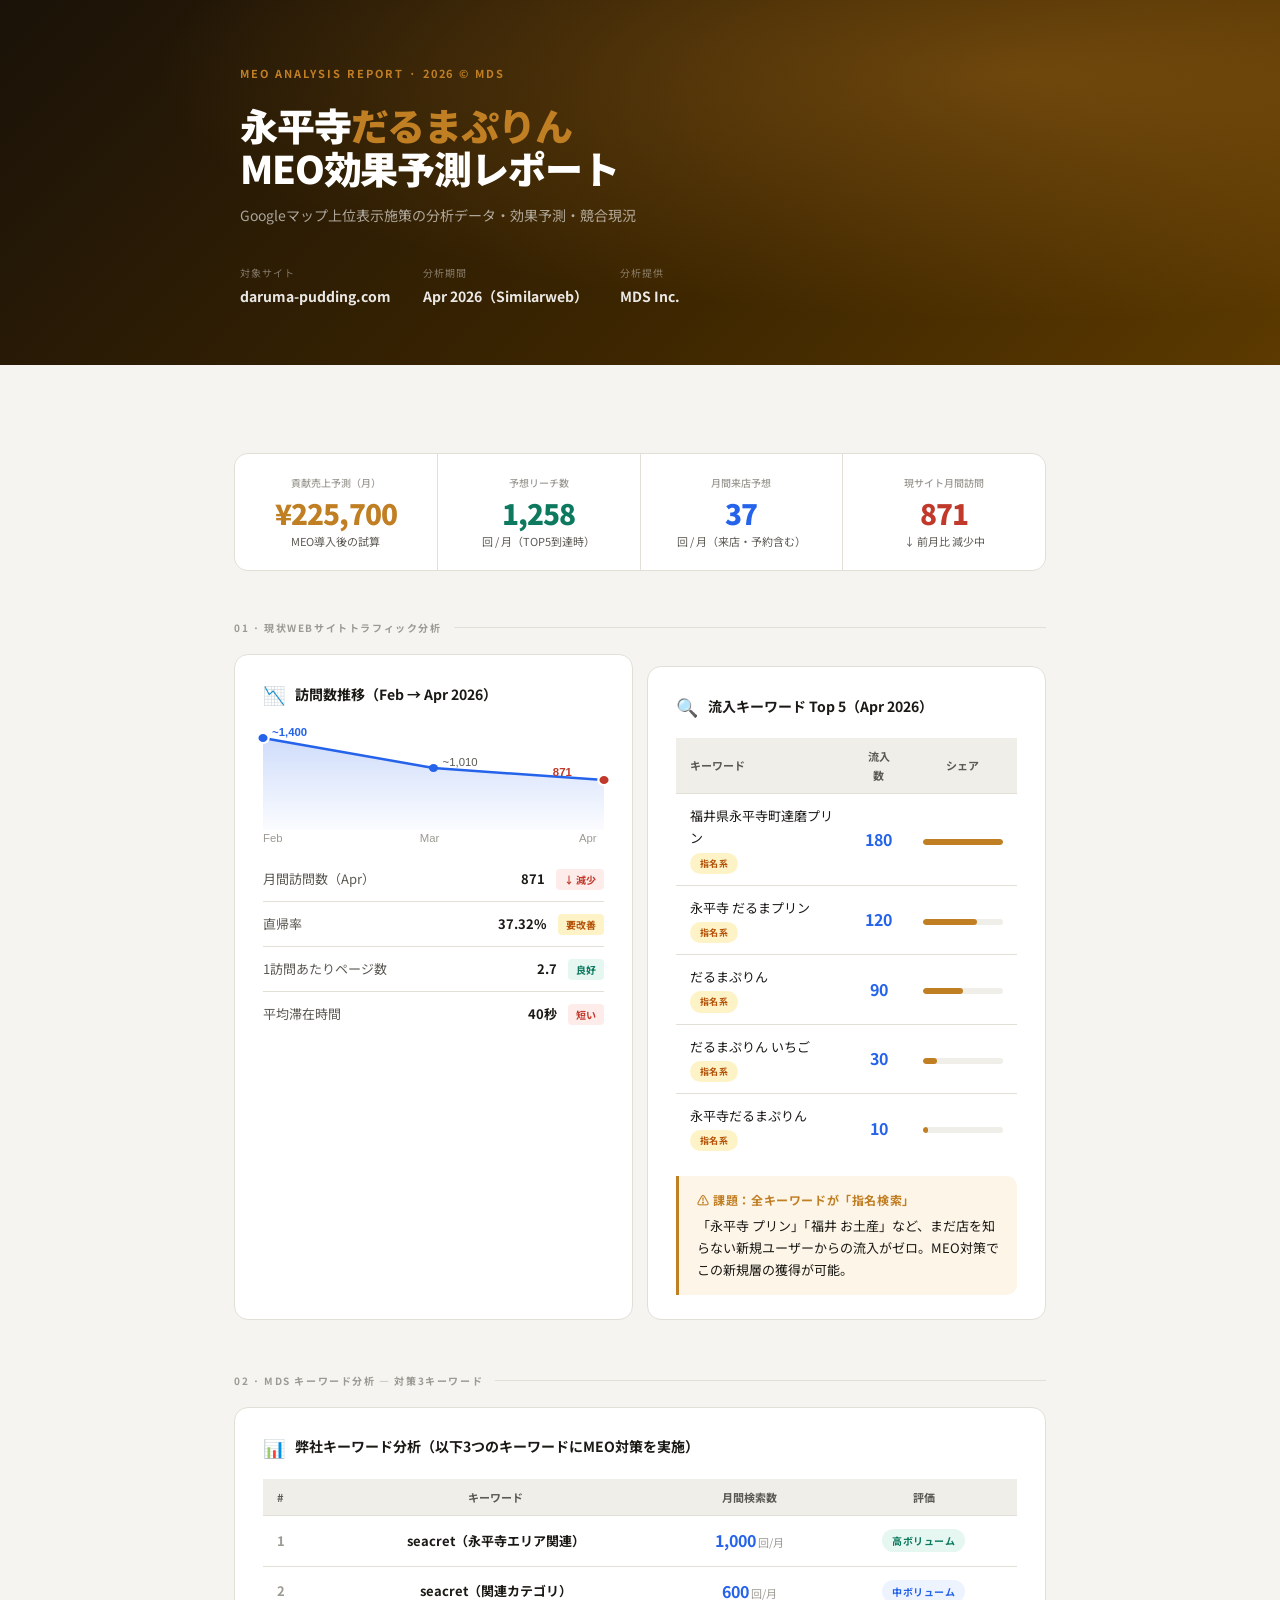
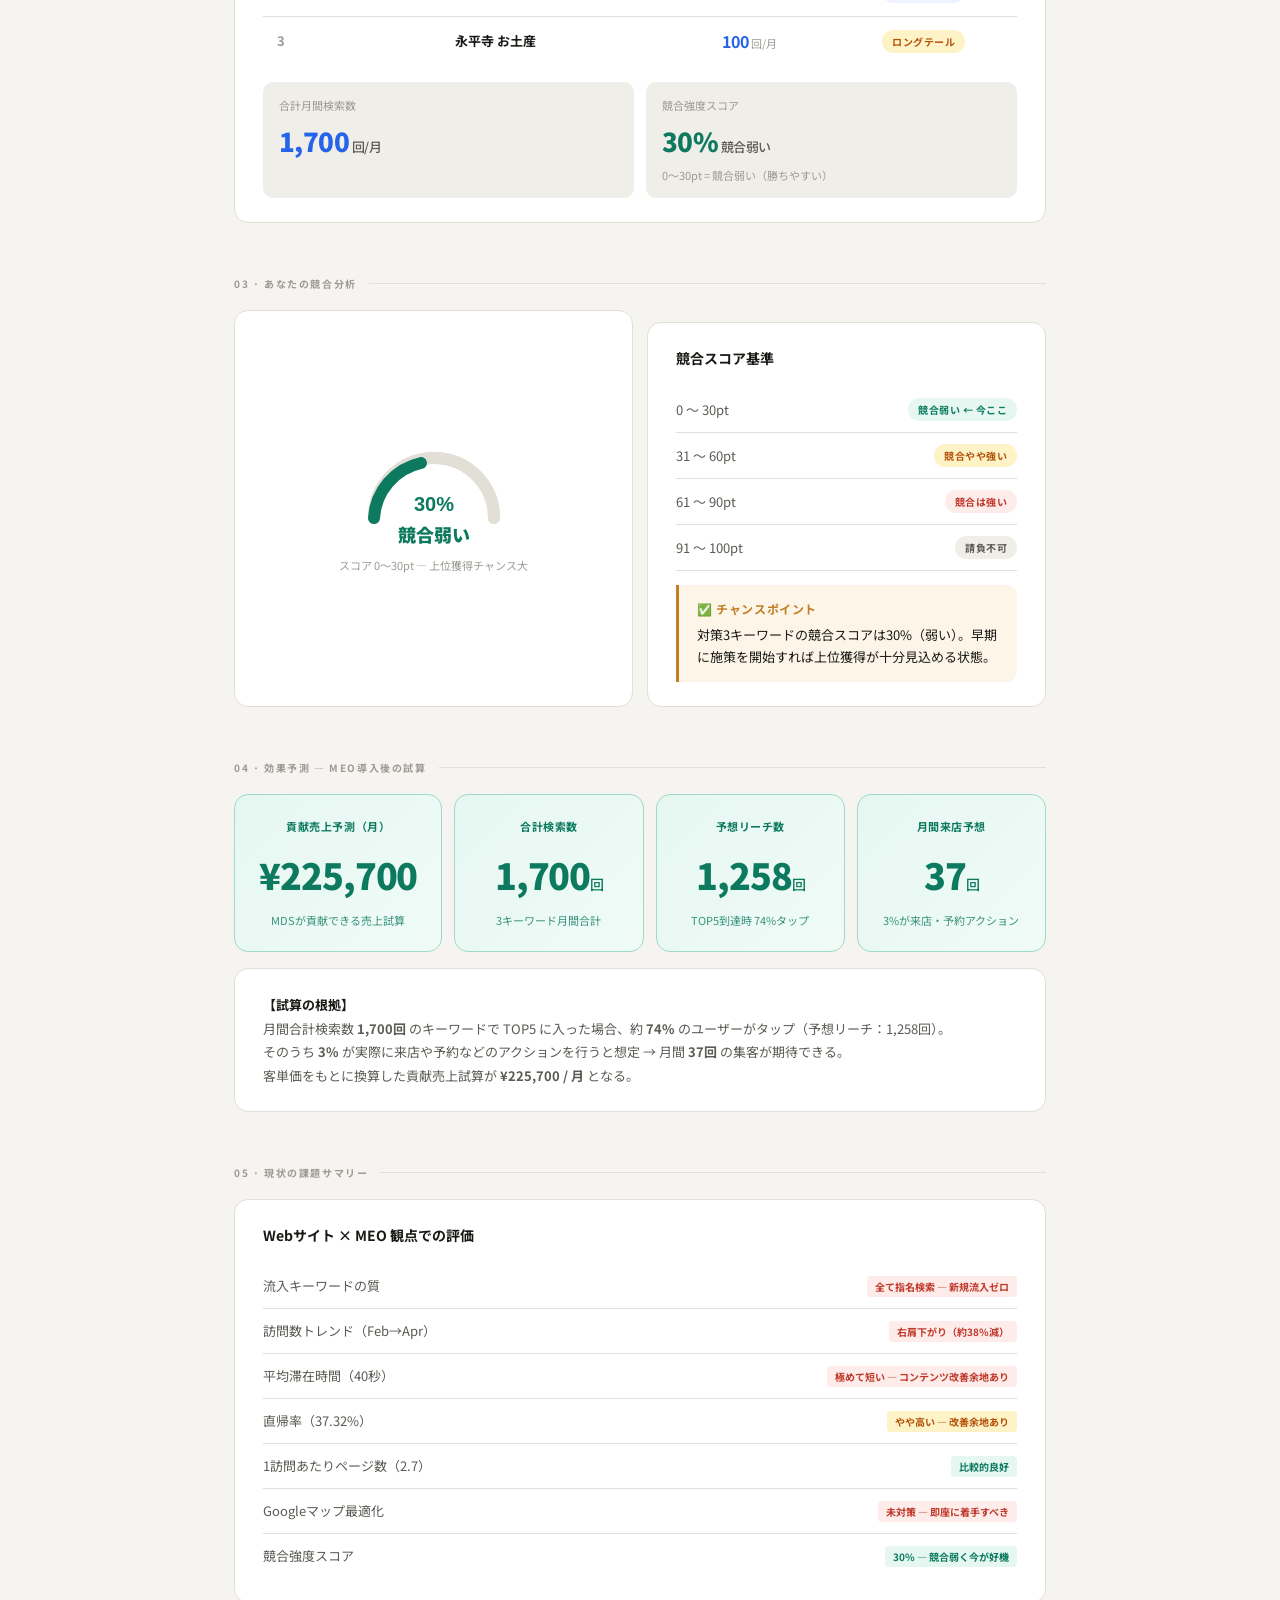
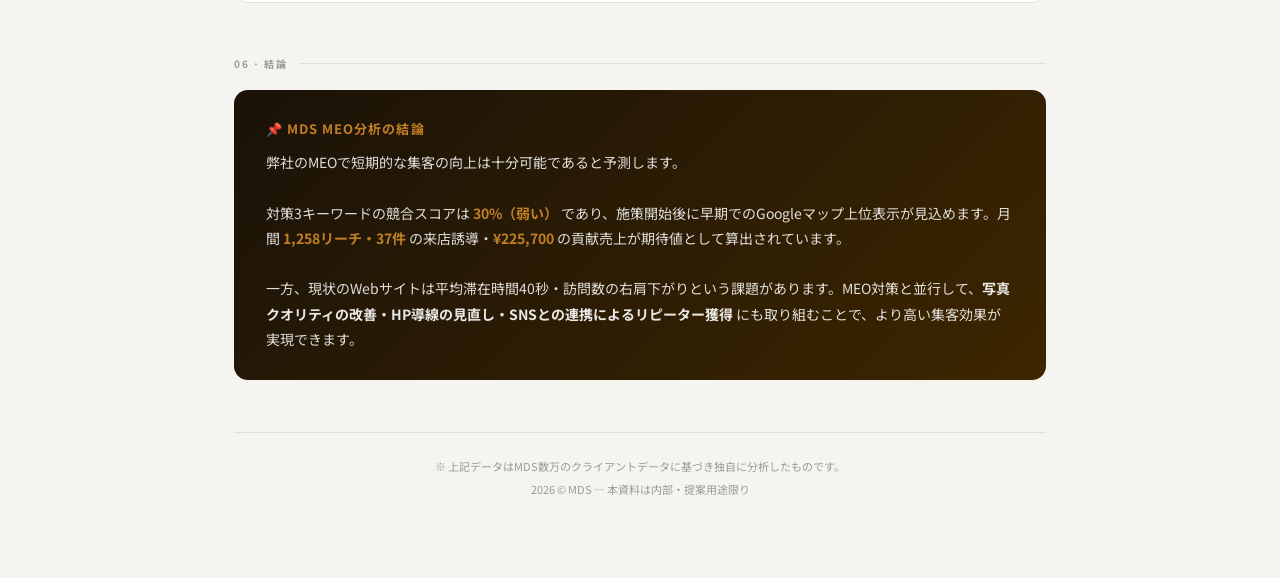
<file: daruma.html>
<!DOCTYPE html>
<html lang="ja">
<head>
<meta charset="UTF-8">
<meta name="viewport" content="width=device-width, initial-scale=1.0">
<title>MEO分析レポート — 永平寺だるまぷりん</title>
<style>
  @import url('https://fonts.googleapis.com/css2?family=Noto+Sans+JP:wght@400;500;700;900&display=swap');

  *, *::before, *::after { box-sizing: border-box; margin: 0; padding: 0; }

  :root {
    --bg: #F5F4F0;
    --surface: #FFFFFF;
    --surface2: #F0EEE8;
    --border: #E2DFD7;
    --border-strong: #C8C4BA;
    --text-primary: #1A1915;
    --text-secondary: #5C5A54;
    --text-muted: #9C9A93;
    --brand: #C17F24;
    --brand-bg: #FDF5E8;
    --brand-light: #F5E4C0;
    --blue: #2563EB;
    --blue-bg: #EEF4FF;
    --teal: #0D7A5F;
    --teal-bg: #E6F7F2;
    --coral: #C0392B;
    --coral-bg: #FDECEA;
    --amber: #B45309;
    --amber-bg: #FEF3C7;
    --purple: #5B21B6;
    --purple-bg: #F0ECFE;
  }

  body {
    font-family: 'Noto Sans JP', sans-serif;
    background: var(--bg);
    color: var(--text-primary);
    line-height: 1.7;
  }

  /* ── Cover ── */
  .cover {
    background: linear-gradient(135deg, #1A1208 0%, #3D2600 60%, #5C3A00 100%);
    color: #fff;
    padding: 64px 48px 56px;
    position: relative;
    overflow: hidden;
  }
  .cover::before {
    content: '';
    position: absolute; inset: 0;
    background: radial-gradient(ellipse at 80% 20%, rgba(193,127,36,0.35) 0%, transparent 60%);
  }
  .cover-inner { position: relative; max-width: 800px; margin: 0 auto; }
  .cover-label {
    font-size: 11px; letter-spacing: 0.18em; text-transform: uppercase;
    color: var(--brand); margin-bottom: 20px; font-weight: 700;
  }
  .cover-title {
    font-size: 38px; font-weight: 900; letter-spacing: -0.03em;
    line-height: 1.15; margin-bottom: 14px; color: #fff;
  }
  .cover-title span { color: var(--brand); }
  .cover-subtitle { font-size: 14px; color: rgba(255,255,255,0.6); margin-bottom: 36px; }
  .cover-meta {
    display: flex; gap: 32px; flex-wrap: wrap;
  }
  .cover-meta-item { }
  .cover-meta-label { font-size: 10px; letter-spacing: 0.1em; text-transform: uppercase; color: rgba(255,255,255,0.4); margin-bottom: 4px; }
  .cover-meta-value { font-size: 14px; font-weight: 700; color: rgba(255,255,255,0.9); }

  /* ── Body ── */
  .body-wrap { max-width: 860px; margin: 0 auto; padding: 48px 24px 80px; }

  /* Section */
  .section { margin-bottom: 52px; }
  .section-label {
    font-size: 10px; font-weight: 700; letter-spacing: 0.16em; text-transform: uppercase;
    color: var(--text-muted); margin-bottom: 18px;
    display: flex; align-items: center; gap: 12px;
  }
  .section-label::after { content: ''; flex: 1; height: 1px; background: var(--border); }

  /* Card */
  .card { background: var(--surface); border: 1px solid var(--border); border-radius: 14px; padding: 24px 28px; }
  .card + .card { margin-top: 12px; }

  /* Grid */
  .grid2 { display: grid; grid-template-columns: 1fr 1fr; gap: 14px; }
  .grid3 { display: grid; grid-template-columns: 1fr 1fr 1fr; gap: 14px; }
  .grid4 { display: grid; grid-template-columns: repeat(4, 1fr); gap: 12px; }

  /* KPI strip */
  .kpi-strip {
    display: grid; grid-template-columns: repeat(4, 1fr);
    background: var(--border); gap: 1px; border-radius: 14px;
    border: 1px solid var(--border); overflow: hidden; margin-bottom: 48px;
  }
  .kpi-cell { background: var(--surface); padding: 20px 16px; text-align: center; }
  .kpi-label { font-size: 10px; color: var(--text-muted); margin-bottom: 8px; font-weight: 500; }
  .kpi-value { font-size: 28px; font-weight: 900; letter-spacing: -0.03em; color: var(--text-primary); line-height: 1; }
  .kpi-value.brand { color: var(--brand); }
  .kpi-value.teal { color: var(--teal); }
  .kpi-value.coral { color: var(--coral); }
  .kpi-value.blue { color: var(--blue); }
  .kpi-sub { font-size: 11px; color: var(--text-secondary); margin-top: 5px; }

  /* Badge */
  .badge {
    display: inline-flex; align-items: center;
    font-size: 10px; font-weight: 700; letter-spacing: 0.05em;
    padding: 3px 10px; border-radius: 100px;
  }
  .badge-brand { background: var(--brand-bg); color: var(--brand); }
  .badge-teal { background: var(--teal-bg); color: var(--teal); }
  .badge-blue { background: var(--blue-bg); color: var(--blue); }
  .badge-coral { background: var(--coral-bg); color: var(--coral); }
  .badge-amber { background: var(--amber-bg); color: var(--amber); }
  .badge-purple { background: var(--purple-bg); color: var(--purple); }
  .badge-gray { background: var(--surface2); color: var(--text-secondary); }

  /* Stat row */
  .stat-row {
    display: flex; align-items: center; justify-content: space-between;
    padding: 11px 0; border-bottom: 1px solid var(--border);
    font-size: 13px;
  }
  .stat-row:last-child { border-bottom: none; }
  .stat-label { color: var(--text-secondary); }
  .stat-value { font-weight: 700; color: var(--text-primary); }

  /* Chart */
  .chart-area { margin: 20px 0 10px; }
  svg.spark { width: 100%; overflow: visible; }

  /* Keyword table */
  .kw-table { width: 100%; border-collapse: collapse; font-size: 13px; }
  .kw-table th {
    text-align: left; padding: 9px 14px; font-size: 11px; font-weight: 700;
    color: var(--text-secondary); background: var(--surface2);
    border-bottom: 1px solid var(--border);
  }
  .kw-table th:not(:first-child) { text-align: center; }
  .kw-table td { padding: 11px 14px; border-bottom: 1px solid var(--border); }
  .kw-table td:not(:first-child) { text-align: center; }
  .kw-table tr:last-child td { border-bottom: none; }
  .kw-num { font-weight: 700; font-size: 16px; color: var(--blue); }
  .kw-bar-wrap { width: 80px; display: inline-block; background: var(--surface2); border-radius: 4px; height: 6px; overflow: hidden; }
  .kw-bar { height: 6px; border-radius: 4px; background: var(--brand); }

  /* Result cards */
  .result-card {
    background: linear-gradient(135deg, var(--teal-bg), #f0fbf7);
    border: 1px solid #9FD9C9;
    border-radius: 14px; padding: 22px 24px;
    text-align: center;
  }
  .result-card-label { font-size: 11px; color: var(--teal); font-weight: 700; margin-bottom: 8px; letter-spacing: 0.05em; }
  .result-card-value { font-size: 36px; font-weight: 900; color: var(--teal); letter-spacing: -0.03em; }
  .result-card-unit { font-size: 14px; font-weight: 500; }
  .result-card-sub { font-size: 11px; color: var(--teal); margin-top: 6px; opacity: 0.8; }

  /* Gauge */
  .gauge-wrap { display: flex; flex-direction: column; align-items: center; justify-content: center; }
  .gauge-svg { width: 140px; height: 80px; overflow: visible; }
  .gauge-label { font-size: 22px; font-weight: 900; color: var(--teal); }
  .gauge-sub { font-size: 11px; color: var(--text-muted); margin-top: 4px; }

  /* Insight box */
  .insight-box {
    background: var(--brand-bg); border-left: 3px solid var(--brand);
    border-radius: 0 10px 10px 0; padding: 14px 18px;
    font-size: 13px; color: var(--text-primary); line-height: 1.7;
  }
  .insight-title { font-weight: 700; color: var(--brand); margin-bottom: 4px; font-size: 12px; letter-spacing: 0.05em; }

  /* Issue tags */
  .tag { display: inline-block; font-size: 10px; font-weight: 700; padding: 2px 8px; border-radius: 4px; margin-left: 8px; }
  .tag-bad { background: var(--coral-bg); color: var(--coral); }
  .tag-ok { background: var(--teal-bg); color: var(--teal); }
  .tag-warn { background: var(--amber-bg); color: var(--amber); }

  /* Conclusion */
  .conclusion-box {
    background: linear-gradient(135deg, #1A1208 0%, #3D2600 100%);
    border-radius: 14px; padding: 28px 32px; color: #fff;
  }
  .conclusion-title { font-size: 13px; font-weight: 700; color: var(--brand); margin-bottom: 10px; letter-spacing: 0.08em; }
  .conclusion-text { font-size: 14px; line-height: 1.8; color: rgba(255,255,255,0.85); }

  /* Footer */
  .footer {
    text-align: center; font-size: 11px; color: var(--text-muted);
    padding: 24px 0 0; border-top: 1px solid var(--border);
    margin-top: 24px;
  }

  /* Section divider */
  .divider { height: 1px; background: var(--border); margin: 40px 0; }

  .card-title {
    font-size: 14px; font-weight: 700; color: var(--text-primary);
    margin-bottom: 16px; display: flex; align-items: center; gap: 10px;
  }
  .card-title .icon { font-size: 18px; }

  @media (max-width: 640px) {
    .cover { padding: 40px 24px; }
    .cover-title { font-size: 26px; }
    .kpi-strip, .grid2, .grid3, .grid4 { grid-template-columns: 1fr 1fr; }
    .result-card-value { font-size: 28px; }
  }
</style>
</head>
<body>

<!-- ══ COVER ══ -->
<div class="cover">
  <div class="cover-inner">
    <div class="cover-label">MEO Analysis Report · 2026 © MDS</div>
    <h1 class="cover-title">永平寺<span>だるまぷりん</span><br>MEO効果予測レポート</h1>
    <div class="cover-subtitle">Googleマップ上位表示施策の分析データ・効果予測・競合現況</div>
    <div class="cover-meta">
      <div class="cover-meta-item">
        <div class="cover-meta-label">対象サイト</div>
        <div class="cover-meta-value">daruma-pudding.com</div>
      </div>
      <div class="cover-meta-item">
        <div class="cover-meta-label">分析期間</div>
        <div class="cover-meta-value">Apr 2026（Similarweb）</div>
      </div>
      <div class="cover-meta-item">
        <div class="cover-meta-label">分析提供</div>
        <div class="cover-meta-value">MDS Inc.</div>
      </div>
    </div>
  </div>
</div>

<!-- ══ BODY ══ -->
<div class="body-wrap">

  <!-- KPI Strip -->
  <div class="kpi-strip" style="margin-top: 40px;">
    <div class="kpi-cell">
      <div class="kpi-label">貢献売上予測（月）</div>
      <div class="kpi-value brand">¥225,700</div>
      <div class="kpi-sub">MEO導入後の試算</div>
    </div>
    <div class="kpi-cell">
      <div class="kpi-label">予想リーチ数</div>
      <div class="kpi-value teal">1,258</div>
      <div class="kpi-sub">回 / 月（TOP5到達時）</div>
    </div>
    <div class="kpi-cell">
      <div class="kpi-label">月間来店予想</div>
      <div class="kpi-value blue">37</div>
      <div class="kpi-sub">回 / 月（来店・予約含む）</div>
    </div>
    <div class="kpi-cell">
      <div class="kpi-label">現サイト月間訪問</div>
      <div class="kpi-value coral">871</div>
      <div class="kpi-sub">↓ 前月比 減少中</div>
    </div>
  </div>

  <!-- Section 1: 現状トラフィック -->
  <div class="section">
    <div class="section-label">01 · 現状Webサイトトラフィック分析</div>
    <div class="grid2">

      <!-- Chart card -->
      <div class="card">
        <div class="card-title"><span class="icon">📉</span>訪問数推移（Feb → Apr 2026）</div>
        <div class="chart-area">
          <svg class="spark" viewBox="0 0 300 110" height="110" preserveAspectRatio="none">
            <defs>
              <linearGradient id="grad1" x1="0" y1="0" x2="0" y2="1">
                <stop offset="0%" stop-color="#2563EB" stop-opacity="0.22"/>
                <stop offset="100%" stop-color="#2563EB" stop-opacity="0.02"/>
              </linearGradient>
            </defs>
            <!-- Area -->
            <path d="M0,8 L150,38 L300,50 L300,100 L0,100 Z" fill="url(#grad1)"/>
            <!-- Line -->
            <polyline points="0,8 150,38 300,50" fill="none" stroke="#2563EB" stroke-width="2.5" stroke-linecap="round" stroke-linejoin="round"/>
            <!-- Dots -->
            <circle cx="0" cy="8" r="5" fill="#2563EB" stroke="#fff" stroke-width="2"/>
            <circle cx="150" cy="38" r="4" fill="#2563EB"/>
            <circle cx="300" cy="50" r="5" fill="#C0392B" stroke="#fff" stroke-width="2"/>
            <!-- Value labels -->
            <text x="8" y="6" font-size="10" fill="#2563EB" font-weight="bold" font-family="sans-serif">~1,400</text>
            <text x="158" y="36" font-size="10" fill="#5C5A54" font-family="sans-serif">~1,010</text>
            <text x="255" y="46" font-size="10" fill="#C0392B" font-weight="bold" font-family="sans-serif">871</text>
            <!-- X axis labels -->
            <text x="0" y="112" font-size="10" fill="#9C9A93" font-family="sans-serif">Feb</text>
            <text x="138" y="112" font-size="10" fill="#9C9A93" font-family="sans-serif">Mar</text>
            <text x="278" y="112" font-size="10" fill="#9C9A93" font-family="sans-serif">Apr</text>
          </svg>
        </div>
        <div class="stat-row">
          <span class="stat-label">月間訪問数（Apr）</span>
          <span class="stat-value">871 <span class="tag tag-bad">↓ 減少</span></span>
        </div>
        <div class="stat-row">
          <span class="stat-label">直帰率</span>
          <span class="stat-value">37.32% <span class="tag tag-warn">要改善</span></span>
        </div>
        <div class="stat-row">
          <span class="stat-label">1訪問あたりページ数</span>
          <span class="stat-value">2.7 <span class="tag tag-ok">良好</span></span>
        </div>
        <div class="stat-row">
          <span class="stat-label">平均滞在時間</span>
          <span class="stat-value">40秒 <span class="tag tag-bad">短い</span></span>
        </div>
      </div>

      <!-- Keyword card -->
      <div class="card">
        <div class="card-title"><span class="icon">🔍</span>流入キーワード Top 5（Apr 2026）</div>
        <table class="kw-table">
          <thead>
            <tr>
              <th>キーワード</th>
              <th>流入数</th>
              <th>シェア</th>
            </tr>
          </thead>
          <tbody>
            <tr>
              <td>
                福井県永平寺町達磨プリン
                <br><span class="badge badge-amber" style="margin-top:3px; font-size:9px;">指名系</span>
              </td>
              <td><span class="kw-num">180</span></td>
              <td>
                <div class="kw-bar-wrap"><div class="kw-bar" style="width:100%;"></div></div>
              </td>
            </tr>
            <tr>
              <td>
                永平寺 だるまプリン
                <br><span class="badge badge-amber" style="margin-top:3px; font-size:9px;">指名系</span>
              </td>
              <td><span class="kw-num">120</span></td>
              <td>
                <div class="kw-bar-wrap"><div class="kw-bar" style="width:67%;"></div></div>
              </td>
            </tr>
            <tr>
              <td>
                だるまぷりん
                <br><span class="badge badge-amber" style="margin-top:3px; font-size:9px;">指名系</span>
              </td>
              <td><span class="kw-num">90</span></td>
              <td>
                <div class="kw-bar-wrap"><div class="kw-bar" style="width:50%;"></div></div>
              </td>
            </tr>
            <tr>
              <td>
                だるまぷりん いちご
                <br><span class="badge badge-amber" style="margin-top:3px; font-size:9px;">指名系</span>
              </td>
              <td><span class="kw-num">30</span></td>
              <td>
                <div class="kw-bar-wrap"><div class="kw-bar" style="width:17%;"></div></div>
              </td>
            </tr>
            <tr>
              <td>
                永平寺だるまぷりん
                <br><span class="badge badge-amber" style="margin-top:3px; font-size:9px;">指名系</span>
              </td>
              <td><span class="kw-num">10</span></td>
              <td>
                <div class="kw-bar-wrap"><div class="kw-bar" style="width:6%;"></div></div>
              </td>
            </tr>
          </tbody>
        </table>
        <div style="margin-top:14px;" class="insight-box">
          <div class="insight-title">⚠ 課題：全キーワードが「指名検索」</div>
          「永平寺 プリン」「福井 お土産」など、まだ店を知らない新規ユーザーからの流入がゼロ。MEO対策でこの新規層の獲得が可能。
        </div>
      </div>
    </div>
  </div>

  <!-- Section 2: MDS キーワード分析 -->
  <div class="section">
    <div class="section-label">02 · MDS キーワード分析 — 対策3キーワード</div>
    <div class="card">
      <div class="card-title"><span class="icon">📊</span>弊社キーワード分析（以下3つのキーワードにMEO対策を実施）</div>
      <table class="kw-table">
        <thead>
          <tr>
            <th>#</th>
            <th>キーワード</th>
            <th>月間検索数</th>
            <th>評価</th>
          </tr>
        </thead>
        <tbody>
          <tr>
            <td style="color:var(--text-muted); font-weight:700;">1</td>
            <td style="font-weight:700;">seacret（永平寺エリア関連）</td>
            <td><span class="kw-num">1,000</span><span style="font-size:11px; color:var(--text-muted);"> 回/月</span></td>
            <td><span class="badge badge-teal">高ボリューム</span></td>
          </tr>
          <tr>
            <td style="color:var(--text-muted); font-weight:700;">2</td>
            <td style="font-weight:700;">seacret（関連カテゴリ）</td>
            <td><span class="kw-num">600</span><span style="font-size:11px; color:var(--text-muted);"> 回/月</span></td>
            <td><span class="badge badge-blue">中ボリューム</span></td>
          </tr>
          <tr>
            <td style="color:var(--text-muted); font-weight:700;">3</td>
            <td style="font-weight:700;">永平寺 お土産</td>
            <td><span class="kw-num">100</span><span style="font-size:11px; color:var(--text-muted);"> 回/月</span></td>
            <td><span class="badge badge-amber">ロングテール</span></td>
          </tr>
        </tbody>
      </table>
      <div style="margin-top:16px; display:flex; gap:12px; align-items:stretch; flex-wrap:wrap;">
        <div style="flex:1; min-width:200px; background:var(--surface2); border-radius:10px; padding:14px 16px;">
          <div style="font-size:11px; color:var(--text-muted); margin-bottom:4px;">合計月間検索数</div>
          <div style="font-size:26px; font-weight:900; color:var(--blue); letter-spacing:-0.02em;">1,700<span style="font-size:13px; font-weight:500; color:var(--text-secondary);"> 回/月</span></div>
        </div>
        <div style="flex:1; min-width:200px; background:var(--surface2); border-radius:10px; padding:14px 16px;">
          <div style="font-size:11px; color:var(--text-muted); margin-bottom:4px;">競合強度スコア</div>
          <div style="font-size:26px; font-weight:900; color:var(--teal); letter-spacing:-0.02em;">30%<span style="font-size:13px; font-weight:500; color:var(--text-secondary);"> 競合弱い</span></div>
          <div style="font-size:11px; color:var(--text-muted); margin-top:3px;">0〜30pt = 競合弱い（勝ちやすい）</div>
        </div>
      </div>
    </div>
  </div>

  <!-- Section 3: 競合分析 ゲージ -->
  <div class="section">
    <div class="section-label">03 · あなたの競合分析</div>
    <div class="grid2">
      <div class="card" style="display:flex; flex-direction:column; align-items:center; justify-content:center; padding: 32px 24px;">
        <div class="gauge-wrap">
          <svg class="gauge-svg" viewBox="0 0 140 80">
            <!-- Track -->
            <path d="M 10,75 A 60,60 0 0,1 130,75" fill="none" stroke="#E2DFD7" stroke-width="12" stroke-linecap="round"/>
            <!-- Value arc (30% → about 54deg out of 180deg) -->
            <path d="M 10,75 A 60,60 0 0,1 130,75" fill="none" stroke="#E2DFD7" stroke-width="12" stroke-linecap="round"/>
            <path d="M 10,75 A 60,60 0 0,1 57,20" fill="none" stroke="#0D7A5F" stroke-width="12" stroke-linecap="round"/>
            <!-- Center text -->
            <text x="70" y="68" text-anchor="middle" font-size="20" font-weight="900" fill="#0D7A5F" font-family="sans-serif">30%</text>
          </svg>
          <div style="font-size:18px; font-weight:900; color:var(--teal); margin-top:-4px;">競合弱い</div>
          <div style="font-size:11px; color:var(--text-muted); margin-top:6px;">スコア 0〜30pt — 上位獲得チャンス大</div>
        </div>
      </div>
      <div class="card">
        <div class="card-title">競合スコア基準</div>
        <div class="stat-row">
          <span class="stat-label">0 〜 30pt</span>
          <span><span class="badge badge-teal">競合弱い ← 今ここ</span></span>
        </div>
        <div class="stat-row">
          <span class="stat-label">31 〜 60pt</span>
          <span><span class="badge badge-amber">競合やや強い</span></span>
        </div>
        <div class="stat-row">
          <span class="stat-label">61 〜 90pt</span>
          <span><span class="badge badge-coral">競合は強い</span></span>
        </div>
        <div class="stat-row">
          <span class="stat-label">91 〜 100pt</span>
          <span><span class="badge badge-gray">請負不可</span></span>
        </div>
        <div style="margin-top:14px;" class="insight-box">
          <div class="insight-title">✅ チャンスポイント</div>
          対策3キーワードの競合スコアは30%（弱い）。早期に施策を開始すれば上位獲得が十分見込める状態。
        </div>
      </div>
    </div>
  </div>

  <!-- Section 4: 効果予測 -->
  <div class="section">
    <div class="section-label">04 · 効果予測 — MEO導入後の試算</div>
    <div class="grid4" style="margin-bottom:16px;">
      <div class="result-card">
        <div class="result-card-label">貢献売上予測（月）</div>
        <div class="result-card-value">¥225,700</div>
        <div class="result-card-sub">MDSが貢献できる売上試算</div>
      </div>
      <div class="result-card">
        <div class="result-card-label">合計検索数</div>
        <div class="result-card-value">1,700<span class="result-card-unit">回</span></div>
        <div class="result-card-sub">3キーワード月間合計</div>
      </div>
      <div class="result-card">
        <div class="result-card-label">予想リーチ数</div>
        <div class="result-card-value">1,258<span class="result-card-unit">回</span></div>
        <div class="result-card-sub">TOP5到達時 74%タップ</div>
      </div>
      <div class="result-card">
        <div class="result-card-label">月間来店予想</div>
        <div class="result-card-value">37<span class="result-card-unit">回</span></div>
        <div class="result-card-sub">3%が来店・予約アクション</div>
      </div>
    </div>
    <div class="card">
      <div style="font-size:13px; color:var(--text-secondary); line-height:1.8;">
        <strong style="color:var(--text-primary);">【試算の根拠】</strong><br>
        月間合計検索数 <strong>1,700回</strong> のキーワードで TOP5 に入った場合、約 <strong>74%</strong> のユーザーがタップ（予想リーチ：1,258回）。<br>
        そのうち <strong>3%</strong> が実際に来店や予約などのアクションを行うと想定 → 月間 <strong>37回</strong> の集客が期待できる。<br>
        客単価をもとに換算した貢献売上試算が <strong>¥225,700 / 月</strong> となる。
      </div>
    </div>
  </div>

  <!-- Section 5: 課題サマリー -->
  <div class="section">
    <div class="section-label">05 · 現状の課題サマリー</div>
    <div class="card">
      <div class="card-title">Webサイト × MEO 観点での評価</div>
      <div class="stat-row">
        <span class="stat-label">流入キーワードの質</span>
        <span><span class="tag tag-bad">全て指名検索 — 新規流入ゼロ</span></span>
      </div>
      <div class="stat-row">
        <span class="stat-label">訪問数トレンド（Feb→Apr）</span>
        <span><span class="tag tag-bad">右肩下がり（約38%減）</span></span>
      </div>
      <div class="stat-row">
        <span class="stat-label">平均滞在時間（40秒）</span>
        <span><span class="tag tag-bad">極めて短い — コンテンツ改善余地あり</span></span>
      </div>
      <div class="stat-row">
        <span class="stat-label">直帰率（37.32%）</span>
        <span><span class="tag tag-warn">やや高い — 改善余地あり</span></span>
      </div>
      <div class="stat-row">
        <span class="stat-label">1訪問あたりページ数（2.7）</span>
        <span><span class="tag tag-ok">比較的良好</span></span>
      </div>
      <div class="stat-row">
        <span class="stat-label">Googleマップ最適化</span>
        <span><span class="tag tag-bad">未対策 — 即座に着手すべき</span></span>
      </div>
      <div class="stat-row">
        <span class="stat-label">競合強度スコア</span>
        <span><span class="tag tag-ok">30% — 競合弱く今が好機</span></span>
      </div>
    </div>
  </div>

  <!-- Section 6: 結論 -->
  <div class="section">
    <div class="section-label">06 · 結論</div>
    <div class="conclusion-box">
      <div class="conclusion-title">📌 MDS MEO分析の結論</div>
      <div class="conclusion-text">
        弊社のMEOで短期的な集客の向上は十分可能であると予測します。<br><br>
        対策3キーワードの競合スコアは <strong style="color:var(--brand);">30%（弱い）</strong> であり、施策開始後に早期でのGoogleマップ上位表示が見込めます。月間 <strong style="color:var(--brand);">1,258リーチ・37件</strong> の来店誘導・<strong style="color:var(--brand);">¥225,700</strong> の貢献売上が期待値として算出されています。<br><br>
        一方、現状のWebサイトは平均滞在時間40秒・訪問数の右肩下がりという課題があります。MEO対策と並行して、<strong style="color:rgba(255,255,255,0.9);">写真クオリティの改善・HP導線の見直し・SNSとの連携によるリピーター獲得</strong> にも取り組むことで、より高い集客効果が実現できます。
      </div>
    </div>
  </div>

  <div class="footer">
    <div>※ 上記データはMDS数万のクライアントデータに基づき独自に分析したものです。</div>
    <div style="margin-top:4px;">2026 © MDS — 本資料は内部・提案用途限り</div>
  </div>

</div>
</body>
</html>
</file>
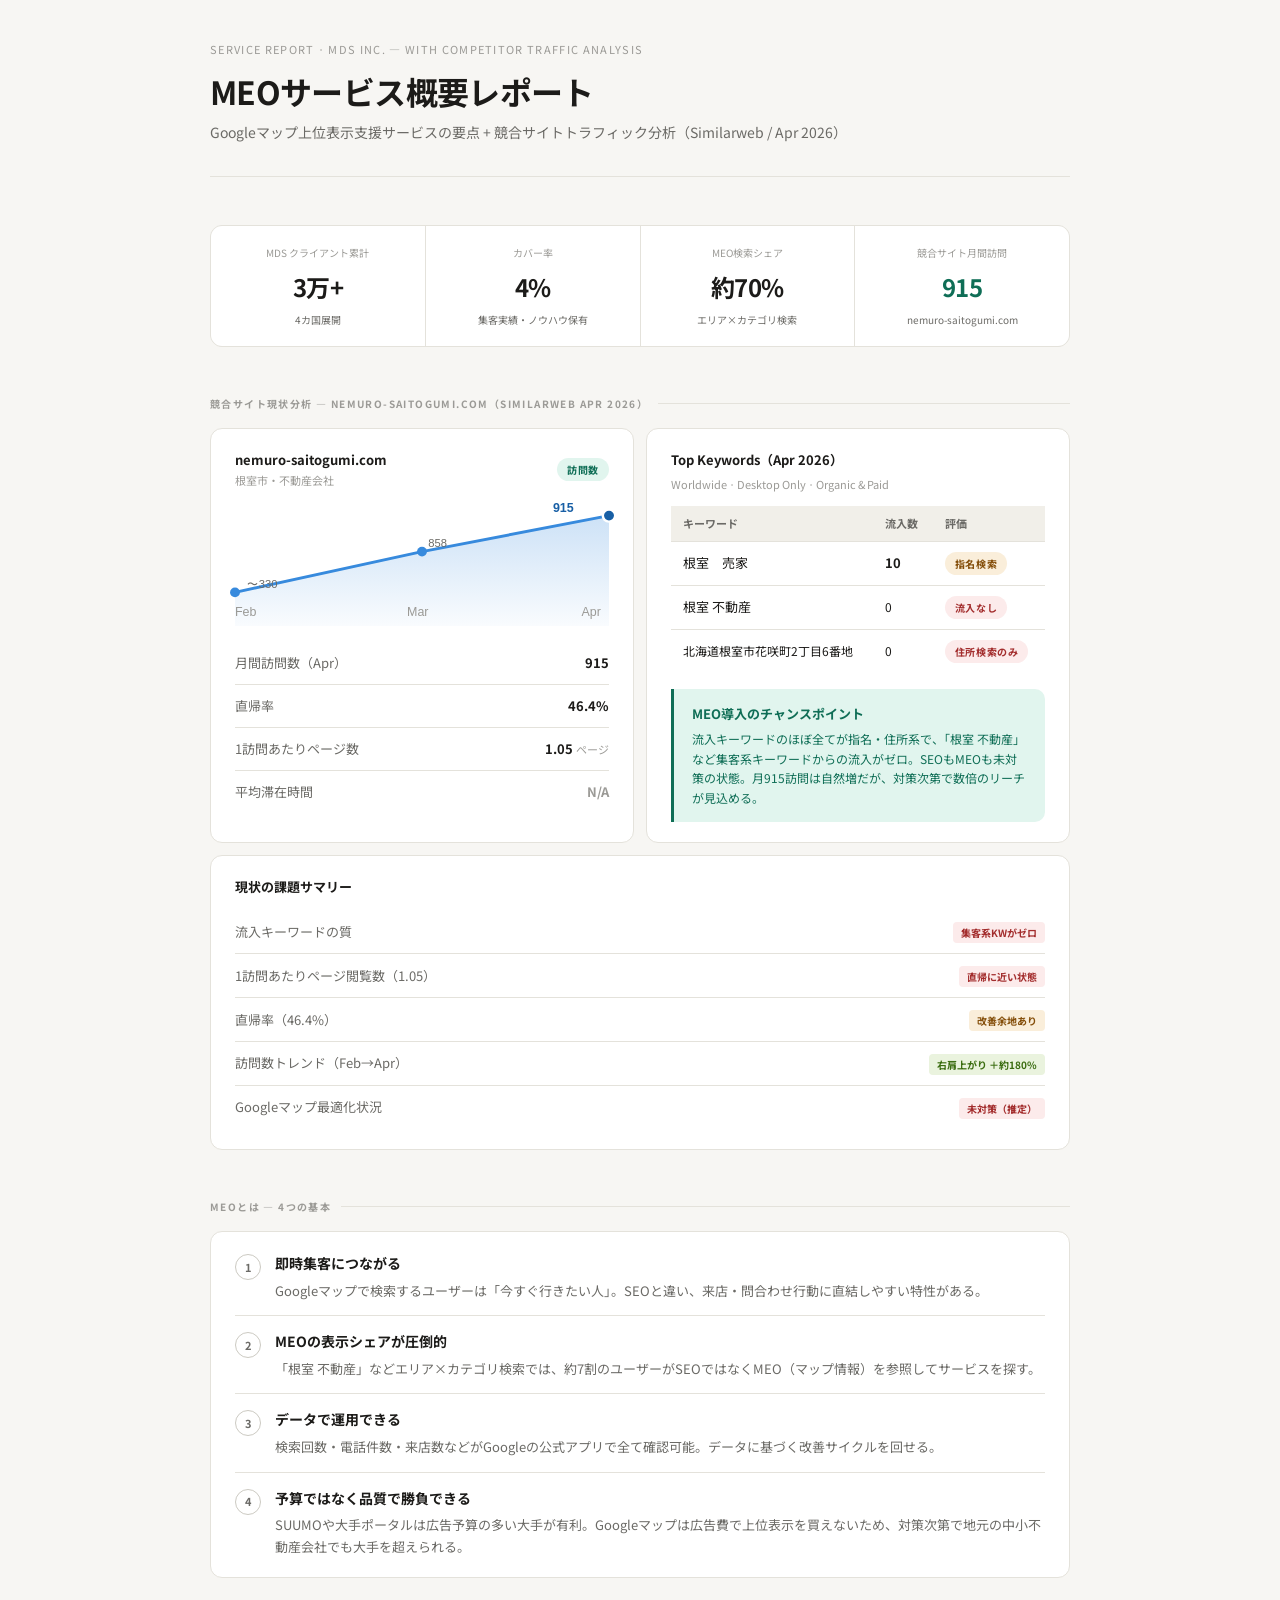
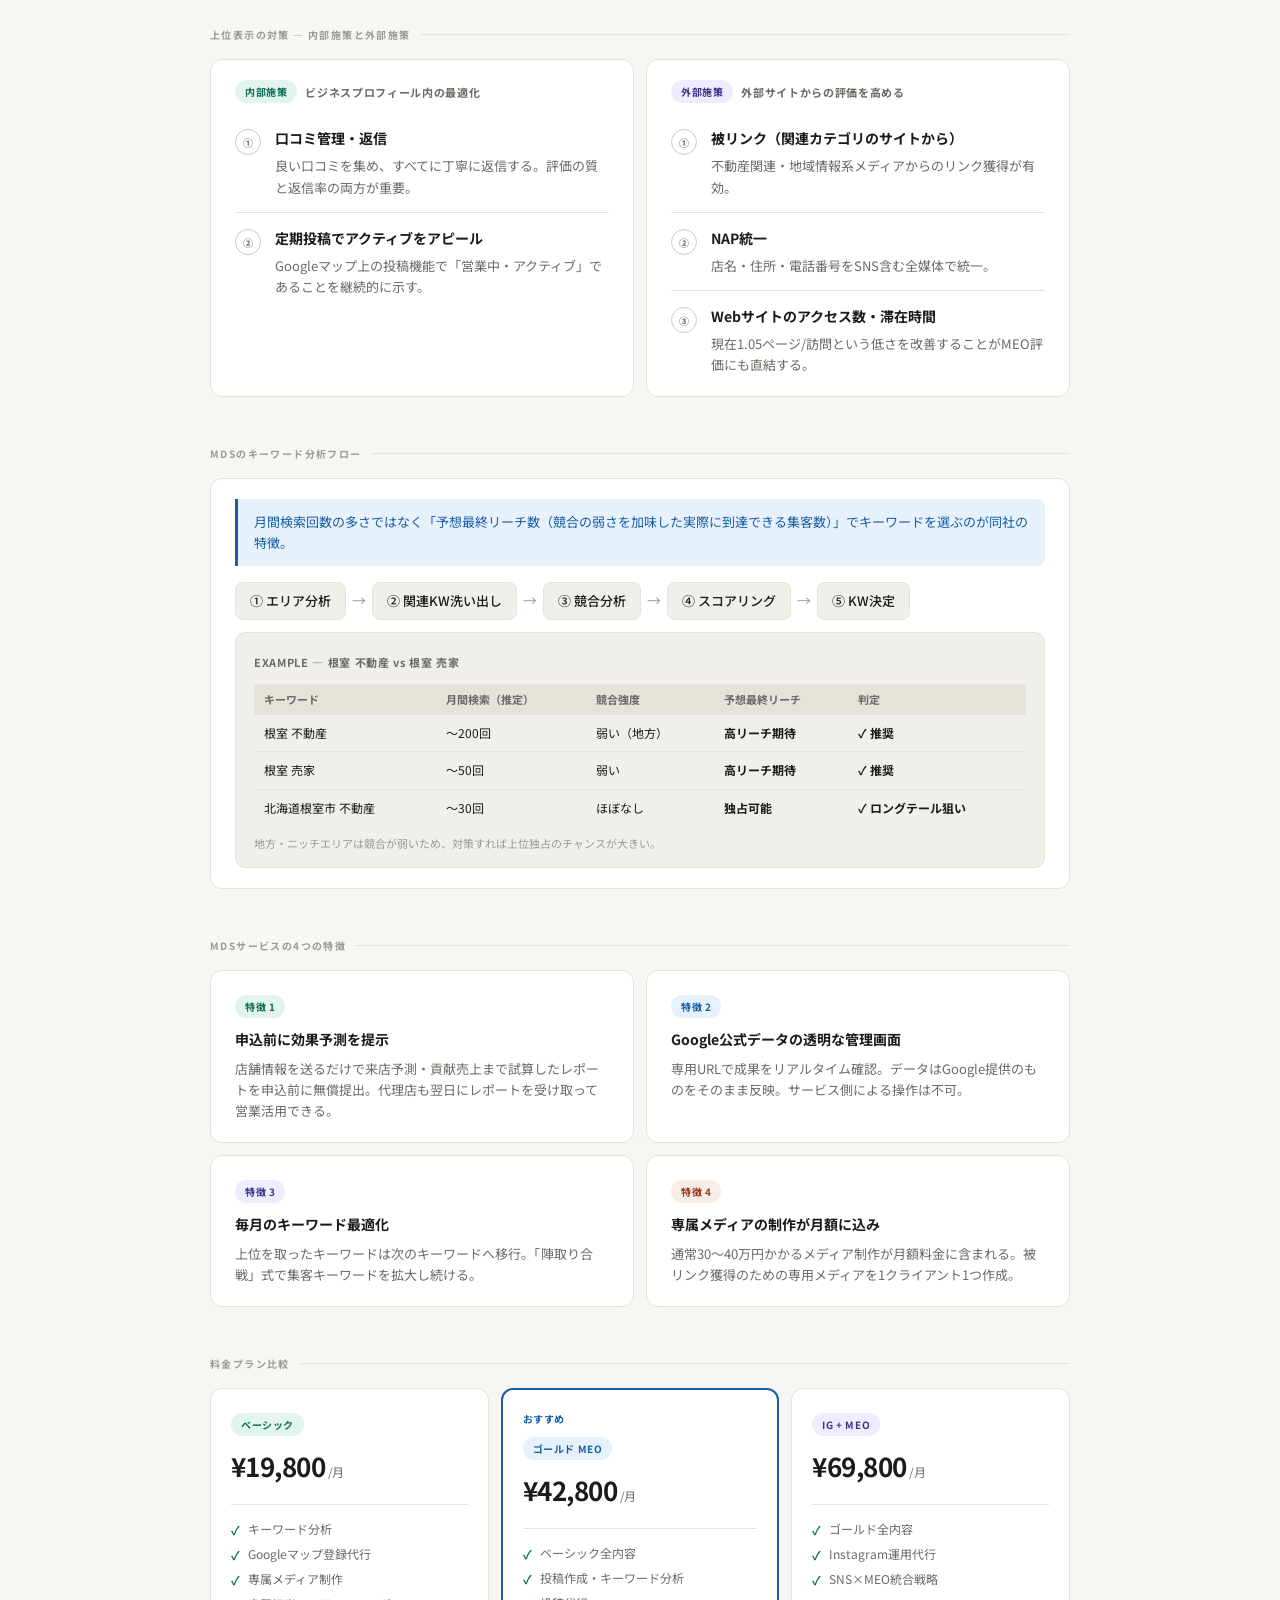
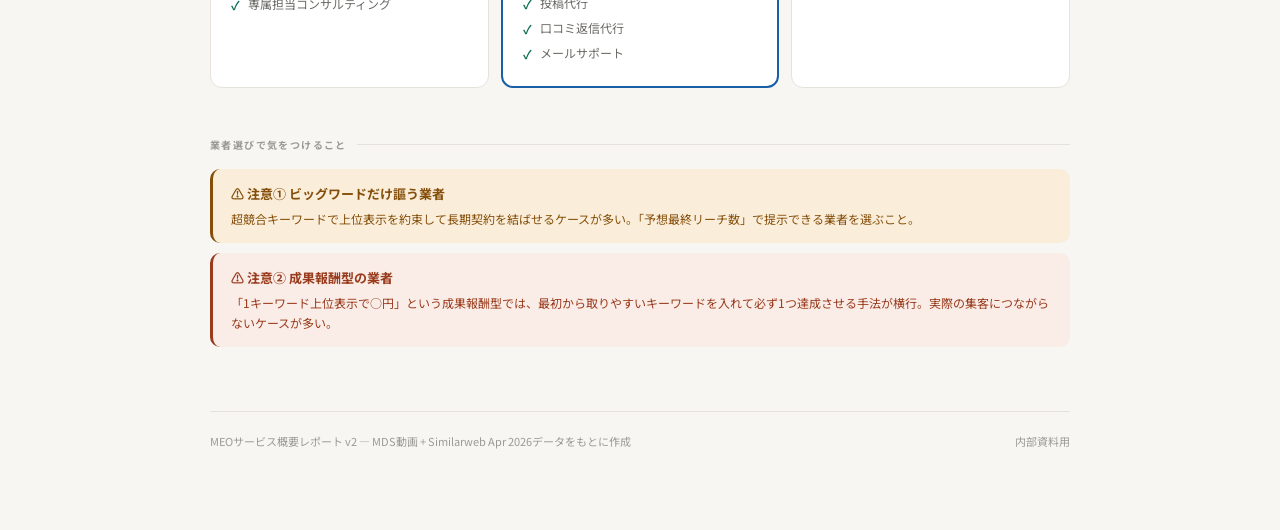
<file: saito.html>
<!DOCTYPE html>
<html lang="ja">
<head>
<meta charset="UTF-8">
<meta name="viewport" content="width=device-width, initial-scale=1.0">
<title>MEOサービス概要レポート v2</title>
<style>
  @import url('https://fonts.googleapis.com/css2?family=Noto+Sans+JP:wght@400;500;700&display=swap');

  *, *::before, *::after { box-sizing: border-box; margin: 0; padding: 0; }

  :root {
    --bg: #F7F6F3;
    --surface: #FFFFFF;
    --surface2: #F1EFE9;
    --text-primary: #1C1B19;
    --text-secondary: #6B6A66;
    --text-muted: #9B9A96;
    --border: #E4E2DB;
    --border-strong: #CCCAC2;
    --teal-bg: #E1F5EE;
    --teal-text: #0F6E56;
    --blue-bg: #E6F1FB;
    --blue-text: #185FA5;
    --purple-bg: #EEEDFE;
    --purple-text: #3C3489;
    --coral-bg: #FAECE7;
    --coral-text: #993C1D;
    --amber-bg: #FAEEDA;
    --amber-text: #854F0B;
    --green-bg: #EAF3DE;
    --green-text: #3B6D11;
    --red-bg: #FCEBEB;
    --red-text: #A32D2D;
  }

  body {
    font-family: 'Noto Sans JP', sans-serif;
    background: var(--bg);
    color: var(--text-primary);
    line-height: 1.7;
    padding: 40px 20px 80px;
  }

  .wrapper { max-width: 860px; margin: 0 auto; }

  .report-header { margin-bottom: 48px; padding-bottom: 32px; border-bottom: 1px solid var(--border); }
  .report-eyebrow { font-size: 11px; letter-spacing: 0.12em; text-transform: uppercase; color: var(--text-muted); margin-bottom: 12px; }
  .report-title { font-size: 32px; font-weight: 700; letter-spacing: -0.02em; color: var(--text-primary); line-height: 1.25; margin-bottom: 10px; }
  .report-subtitle { font-size: 14px; color: var(--text-secondary); }

  .section { margin-bottom: 48px; }
  .section-label {
    font-size: 10px; font-weight: 700; letter-spacing: 0.14em; text-transform: uppercase;
    color: var(--text-muted); margin-bottom: 16px; display: flex; align-items: center; gap: 10px;
  }
  .section-label::after { content: ''; flex: 1; height: 1px; background: var(--border); }

  .card { background: var(--surface); border: 1px solid var(--border); border-radius: 12px; padding: 20px 24px; }
  .grid2 { display: grid; grid-template-columns: 1fr 1fr; gap: 12px; }
  .grid3 { display: grid; grid-template-columns: 1fr 1fr 1fr; gap: 12px; }

  .metric-strip {
    display: grid; grid-template-columns: repeat(4, 1fr); gap: 1px;
    background: var(--border); border: 1px solid var(--border); border-radius: 12px; overflow: hidden; margin-bottom: 48px;
  }
  .metric-cell { background: var(--surface); padding: 18px 16px; text-align: center; }
  .metric-cell-label { font-size: 10px; color: var(--text-muted); margin-bottom: 6px; }
  .metric-cell-value { font-size: 24px; font-weight: 700; color: var(--text-primary); letter-spacing: -0.02em; }
  .metric-cell-sub { font-size: 10px; color: var(--text-secondary); margin-top: 3px; }
  .metric-cell-value.up { color: var(--teal-text); }
  .metric-cell-value.warn { color: var(--coral-text); }

  .badge {
    display: inline-block; font-size: 10px; font-weight: 700; letter-spacing: 0.06em;
    padding: 3px 10px; border-radius: 100px;
  }
  .badge-teal { background: var(--teal-bg); color: var(--teal-text); }
  .badge-blue { background: var(--blue-bg); color: var(--blue-text); }
  .badge-purple { background: var(--purple-bg); color: var(--purple-text); }
  .badge-coral { background: var(--coral-bg); color: var(--coral-text); }
  .badge-amber { background: var(--amber-bg); color: var(--amber-text); }
  .badge-red { background: var(--red-bg); color: var(--red-text); }

  .item-row { display: flex; align-items: flex-start; gap: 14px; padding: 14px 0; border-bottom: 1px solid var(--border); }
  .item-row:last-child { border-bottom: none; padding-bottom: 0; }
  .item-row:first-child { padding-top: 0; }
  .item-num {
    width: 26px; height: 26px; border-radius: 50%; border: 1px solid var(--border-strong);
    display: flex; align-items: center; justify-content: center;
    font-size: 11px; font-weight: 700; color: var(--text-secondary); flex-shrink: 0; margin-top: 2px;
  }
  .item-title { font-size: 14px; font-weight: 700; color: var(--text-primary); margin-bottom: 4px; }
  .item-desc { font-size: 13px; color: var(--text-secondary); line-height: 1.65; }

  .flow-row { display: flex; align-items: center; gap: 6px; flex-wrap: wrap; margin: 12px 0; }
  .flow-box {
    background: var(--surface2); border: 1px solid var(--border); border-radius: 8px;
    padding: 7px 14px; font-size: 13px; font-weight: 500; color: var(--text-primary);
  }
  .flow-arrow { color: var(--text-muted); font-size: 14px; }

  .highlight {
    background: var(--blue-bg); border-left: 3px solid var(--blue-text);
    border-radius: 0 8px 8px 0; padding: 12px 16px; font-size: 13px; color: var(--blue-text);
    line-height: 1.65; margin-bottom: 16px;
  }

  /* Traffic section */
  .traffic-header {
    display: flex; align-items: center; justify-content: space-between; margin-bottom: 16px;
  }
  .traffic-site { font-size: 13px; font-weight: 700; color: var(--text-primary); }
  .traffic-source { font-size: 11px; color: var(--text-muted); }

  .chart-wrap { position: relative; height: 120px; margin: 16px 0; }
  svg.spark { width: 100%; height: 100%; overflow: visible; }

  .kw-table { width: 100%; border-collapse: collapse; font-size: 13px; margin-top: 12px; }
  .kw-table th {
    text-align: left; padding: 8px 12px; font-size: 11px; font-weight: 700;
    color: var(--text-secondary); background: var(--surface2); border-bottom: 1px solid var(--border);
  }
  .kw-table td { padding: 10px 12px; border-bottom: 1px solid var(--border); color: var(--text-primary); }
  .kw-table tr:last-child td { border-bottom: none; }
  .kw-traffic { font-weight: 700; color: var(--text-primary); }
  .kw-zero { color: var(--text-muted); font-size: 12px; }

  .issue-tag {
    display: inline-block; font-size: 10px; font-weight: 700; padding: 2px 8px;
    border-radius: 4px; margin-left: 6px; vertical-align: middle;
  }
  .issue-tag.bad { background: var(--red-bg); color: var(--red-text); }
  .issue-tag.ok { background: var(--green-bg); color: var(--green-text); }
  .issue-tag.warn { background: var(--amber-bg); color: var(--amber-text); }

  .stat-row {
    display: flex; align-items: center; justify-content: space-between;
    padding: 10px 0; border-bottom: 1px solid var(--border); font-size: 13px;
  }
  .stat-row:last-child { border-bottom: none; }
  .stat-label { color: var(--text-secondary); display: flex; align-items: center; gap: 6px; }
  .stat-value { font-weight: 700; color: var(--text-primary); }

  .opportunity-box {
    background: var(--teal-bg); border-left: 3px solid var(--teal-text);
    border-radius: 0 10px 10px 0; padding: 14px 18px; margin-top: 16px;
  }
  .opportunity-title { font-size: 13px; font-weight: 700; color: var(--teal-text); margin-bottom: 4px; }
  .opportunity-desc { font-size: 12px; color: var(--teal-text); line-height: 1.65; }

  /* Plan */
  .plan-card {
    background: var(--surface); border: 1px solid var(--border); border-radius: 12px;
    padding: 20px; display: flex; flex-direction: column;
  }
  .plan-card.featured { border: 2px solid var(--blue-text); }
  .plan-price { font-size: 26px; font-weight: 700; letter-spacing: -0.02em; color: var(--text-primary); margin-bottom: 4px; }
  .plan-price-unit { font-size: 12px; font-weight: 400; color: var(--text-secondary); }
  .plan-divider { height: 1px; background: var(--border); margin: 12px 0; }
  .plan-feature { display: flex; align-items: flex-start; gap: 8px; font-size: 12px; color: var(--text-secondary); padding: 3px 0; line-height: 1.5; }
  .plan-check { color: var(--teal-text); font-weight: 700; flex-shrink: 0; margin-top: 1px; }
  .featured-label { font-size: 10px; font-weight: 700; color: var(--blue-text); letter-spacing: 0.06em; text-transform: uppercase; margin-bottom: 6px; display: block; }

  .施策-header { font-size: 11px; font-weight: 700; color: var(--text-secondary); letter-spacing: 0.06em; margin-bottom: 10px; display: flex; align-items: center; gap: 8px; }

  .warn-box { border-radius: 10px; padding: 14px 18px; margin-bottom: 10px; }
  .warn-box:last-child { margin-bottom: 0; }
  .warn-box.amber { background: var(--amber-bg); border-left: 3px solid var(--amber-text); }
  .warn-box.coral { background: var(--coral-bg); border-left: 3px solid var(--coral-text); }
  .warn-title { font-size: 13px; font-weight: 700; margin-bottom: 4px; }
  .warn-box.amber .warn-title { color: var(--amber-text); }
  .warn-box.coral .warn-title { color: var(--coral-text); }
  .warn-desc { font-size: 12px; line-height: 1.65; }
  .warn-box.amber .warn-desc { color: var(--amber-text); }
  .warn-box.coral .warn-desc { color: var(--coral-text); }

  .example-box { background: var(--surface2); border: 1px solid var(--border); border-radius: 10px; padding: 14px 18px; margin-top: 12px; }
  .example-table { width: 100%; border-collapse: collapse; font-size: 12px; margin-top: 10px; }
  .example-table th { text-align: left; padding: 6px 10px; font-weight: 700; color: var(--text-secondary); background: var(--border); font-size: 11px; }
  .example-table td { padding: 8px 10px; border-bottom: 1px solid var(--border); color: var(--text-primary); }
  .example-table tr:last-child td { border-bottom: none; }
  .num-good { color: var(--teal-text); font-weight: 700; }
  .num-bad { color: var(--coral-text); font-weight: 700; }

  .report-footer { margin-top: 64px; padding-top: 20px; border-top: 1px solid var(--border); font-size: 11px; color: var(--text-muted); display: flex; justify-content: space-between; }

  @media (max-width: 640px) {
    .grid2, .grid3 { grid-template-columns: 1fr; }
    .metric-strip { grid-template-columns: 1fr 1fr; }
    .report-title { font-size: 24px; }
  }
</style>
</head>
<body>
<div class="wrapper">

  <!-- Header -->
  <div class="report-header">
    <div class="report-eyebrow">Service Report · MDS Inc. — with Competitor Traffic Analysis</div>
    <h1 class="report-title">MEOサービス概要レポート</h1>
    <div class="report-subtitle">Googleマップ上位表示支援サービスの要点 + 競合サイトトラフィック分析（Similarweb / Apr 2026）</div>
  </div>

  <!-- MDS Metrics -->
  <div class="metric-strip">
    <div class="metric-cell">
      <div class="metric-cell-label">MDS クライアント累計</div>
      <div class="metric-cell-value">3万+</div>
      <div class="metric-cell-sub">4カ国展開</div>
    </div>
    <div class="metric-cell">
      <div class="metric-cell-label">カバー率</div>
      <div class="metric-cell-value">4%</div>
      <div class="metric-cell-sub">集客実績・ノウハウ保有</div>
    </div>
    <div class="metric-cell">
      <div class="metric-cell-label">MEO検索シェア</div>
      <div class="metric-cell-value">約70%</div>
      <div class="metric-cell-sub">エリア×カテゴリ検索</div>
    </div>
    <div class="metric-cell">
      <div class="metric-cell-label">競合サイト月間訪問</div>
      <div class="metric-cell-value up">915</div>
      <div class="metric-cell-sub">nemuro-saitogumi.com</div>
    </div>
  </div>

  <!-- ★ 新セクション: 競合トラフィック分析 -->
  <div class="section">
    <div class="section-label">競合サイト現状分析 — nemuro-saitogumi.com（Similarweb Apr 2026）</div>

    <div class="grid2" style="margin-bottom:12px;">

      <!-- Traffic Chart Card -->
      <div class="card">
        <div class="traffic-header">
          <div>
            <div class="traffic-site">nemuro-saitogumi.com</div>
            <div class="traffic-source">根室市・不動産会社</div>
          </div>
          <span class="badge badge-teal">訪問数</span>
        </div>

        <!-- Sparkline chart -->
        <div class="chart-wrap">
          <svg class="spark" viewBox="0 0 300 100" preserveAspectRatio="none">
            <defs>
              <linearGradient id="areaGrad" x1="0" y1="0" x2="0" y2="1">
                <stop offset="0%" stop-color="#378ADD" stop-opacity="0.25"/>
                <stop offset="100%" stop-color="#378ADD" stop-opacity="0.03"/>
              </linearGradient>
            </defs>
            <!-- Area fill -->
            <path d="M0,72 L150,38 L300,8 L300,100 L0,100 Z" fill="url(#areaGrad)"/>
            <!-- Line -->
            <polyline points="0,72 150,38 300,8" fill="none" stroke="#378ADD" stroke-width="2.5" stroke-linecap="round" stroke-linejoin="round"/>
            <!-- Dots -->
            <circle cx="0" cy="72" r="4" fill="#378ADD"/>
            <circle cx="150" cy="38" r="4" fill="#378ADD"/>
            <circle cx="300" cy="8" r="5" fill="#185FA5" stroke="#fff" stroke-width="2"/>
            <!-- Labels -->
            <text x="0" y="92" font-size="10" fill="#9B9A96" font-family="sans-serif">Feb</text>
            <text x="138" y="92" font-size="10" fill="#9B9A96" font-family="sans-serif">Mar</text>
            <text x="278" y="92" font-size="10" fill="#9B9A96" font-family="sans-serif">Apr</text>
            <!-- Value callouts -->
            <text x="10" y="68" font-size="9" fill="#6B6A66" font-family="sans-serif">〜330</text>
            <text x="155" y="34" font-size="9" fill="#6B6A66" font-family="sans-serif">858</text>
            <text x="255" y="5" font-size="10" fill="#185FA5" font-weight="bold" font-family="sans-serif">915</text>
          </svg>
        </div>

        <div class="stat-row">
          <span class="stat-label">月間訪問数（Apr）</span>
          <span class="stat-value">915</span>
        </div>
        <div class="stat-row">
          <span class="stat-label">直帰率</span>
          <span class="stat-value">46.4%</span>
        </div>
        <div class="stat-row">
          <span class="stat-label">1訪問あたりページ数</span>
          <span class="stat-value">1.05 <span style="font-size:11px; font-weight:400; color:var(--text-muted);">ページ</span></span>
        </div>
        <div class="stat-row">
          <span class="stat-label">平均滞在時間</span>
          <span class="stat-value" style="color:var(--text-muted);">N/A</span>
        </div>
      </div>

      <!-- Keyword Analysis Card -->
      <div class="card">
        <div style="margin-bottom:12px;">
          <div class="traffic-site" style="margin-bottom:4px;">Top Keywords（Apr 2026）</div>
          <div class="traffic-source">Worldwide · Desktop Only · Organic &amp; Paid</div>
        </div>

        <table class="kw-table">
          <thead>
            <tr>
              <th>キーワード</th>
              <th>流入数</th>
              <th>評価</th>
            </tr>
          </thead>
          <tbody>
            <tr>
              <td>根室　売家</td>
              <td class="kw-traffic">10</td>
              <td><span class="badge badge-amber" style="font-size:10px;">指名検索</span></td>
            </tr>
            <tr>
              <td>根室 不動産</td>
              <td class="kw-zero">0</td>
              <td><span class="badge badge-red" style="font-size:10px;">流入なし</span></td>
            </tr>
            <tr>
              <td style="font-size:12px;">北海道根室市花咲町2丁目6番地</td>
              <td class="kw-zero">0</td>
              <td><span class="badge badge-red" style="font-size:10px;">住所検索のみ</span></td>
            </tr>
          </tbody>
        </table>

        <div class="opportunity-box">
          <div class="opportunity-title">MEO導入のチャンスポイント</div>
          <div class="opportunity-desc">
            流入キーワードのほぼ全てが指名・住所系で、「根室 不動産」など集客系キーワードからの流入がゼロ。SEOもMEOも未対策の状態。月915訪問は自然増だが、対策次第で数倍のリーチが見込める。
          </div>
        </div>
      </div>
    </div>

    <!-- 課題サマリー -->
    <div class="card">
      <div style="font-size:13px; font-weight:700; color:var(--text-primary); margin-bottom:12px;">現状の課題サマリー</div>
      <div class="stat-row">
        <span class="stat-label">流入キーワードの質</span>
        <span><span class="issue-tag bad">集客系KWがゼロ</span></span>
      </div>
      <div class="stat-row">
        <span class="stat-label">1訪問あたりページ閲覧数（1.05）</span>
        <span><span class="issue-tag bad">直帰に近い状態</span></span>
      </div>
      <div class="stat-row">
        <span class="stat-label">直帰率（46.4%）</span>
        <span><span class="issue-tag warn">改善余地あり</span></span>
      </div>
      <div class="stat-row">
        <span class="stat-label">訪問数トレンド（Feb→Apr）</span>
        <span><span class="issue-tag ok">右肩上がり ＋約180%</span></span>
      </div>
      <div class="stat-row" style="border-bottom:none;">
        <span class="stat-label">Googleマップ最適化状況</span>
        <span><span class="issue-tag bad">未対策（推定）</span></span>
      </div>
    </div>
  </div>

  <!-- Section: MEOとは -->
  <div class="section">
    <div class="section-label">MEOとは — 4つの基本</div>
    <div class="card">
      <div class="item-row">
        <div class="item-num">1</div>
        <div>
          <div class="item-title">即時集客につながる</div>
          <div class="item-desc">Googleマップで検索するユーザーは「今すぐ行きたい人」。SEOと違い、来店・問合わせ行動に直結しやすい特性がある。</div>
        </div>
      </div>
      <div class="item-row">
        <div class="item-num">2</div>
        <div>
          <div class="item-title">MEOの表示シェアが圧倒的</div>
          <div class="item-desc">「根室 不動産」などエリア×カテゴリ検索では、約7割のユーザーがSEOではなくMEO（マップ情報）を参照してサービスを探す。</div>
        </div>
      </div>
      <div class="item-row">
        <div class="item-num">3</div>
        <div>
          <div class="item-title">データで運用できる</div>
          <div class="item-desc">検索回数・電話件数・来店数などがGoogleの公式アプリで全て確認可能。データに基づく改善サイクルを回せる。</div>
        </div>
      </div>
      <div class="item-row">
        <div class="item-num">4</div>
        <div>
          <div class="item-title">予算ではなく品質で勝負できる</div>
          <div class="item-desc">SUUMOや大手ポータルは広告予算の多い大手が有利。Googleマップは広告費で上位表示を買えないため、対策次第で地元の中小不動産会社でも大手を超えられる。</div>
        </div>
      </div>
    </div>
  </div>

  <!-- Section: 施策 -->
  <div class="section">
    <div class="section-label">上位表示の対策 — 内部施策と外部施策</div>
    <div class="grid2">
      <div class="card">
        <div class="施策-header"><span class="badge badge-teal">内部施策</span>ビジネスプロフィール内の最適化</div>
        <div class="item-row">
          <div class="item-num" style="font-size:10px;">①</div>
          <div>
            <div class="item-title">口コミ管理・返信</div>
            <div class="item-desc">良い口コミを集め、すべてに丁寧に返信する。評価の質と返信率の両方が重要。</div>
          </div>
        </div>
        <div class="item-row">
          <div class="item-num" style="font-size:10px;">②</div>
          <div>
            <div class="item-title">定期投稿でアクティブをアピール</div>
            <div class="item-desc">Googleマップ上の投稿機能で「営業中・アクティブ」であることを継続的に示す。</div>
          </div>
        </div>
      </div>
      <div class="card">
        <div class="施策-header"><span class="badge badge-purple">外部施策</span>外部サイトからの評価を高める</div>
        <div class="item-row">
          <div class="item-num" style="font-size:10px;">①</div>
          <div>
            <div class="item-title">被リンク（関連カテゴリのサイトから）</div>
            <div class="item-desc">不動産関連・地域情報系メディアからのリンク獲得が有効。</div>
          </div>
        </div>
        <div class="item-row">
          <div class="item-num" style="font-size:10px;">②</div>
          <div>
            <div class="item-title">NAP統一</div>
            <div class="item-desc">店名・住所・電話番号をSNS含む全媒体で統一。</div>
          </div>
        </div>
        <div class="item-row">
          <div class="item-num" style="font-size:10px;">③</div>
          <div>
            <div class="item-title">Webサイトのアクセス数・滞在時間</div>
            <div class="item-desc">現在1.05ページ/訪問という低さを改善することがMEO評価にも直結する。</div>
          </div>
        </div>
      </div>
    </div>
  </div>

  <!-- Section: KW分析フロー -->
  <div class="section">
    <div class="section-label">MDSのキーワード分析フロー</div>
    <div class="card">
      <div class="highlight">
        月間検索回数の多さではなく「予想最終リーチ数（競合の弱さを加味した実際に到達できる集客数）」でキーワードを選ぶのが同社の特徴。
      </div>
      <div class="flow-row">
        <div class="flow-box">① エリア分析</div>
        <div class="flow-arrow">→</div>
        <div class="flow-box">② 関連KW洗い出し</div>
        <div class="flow-arrow">→</div>
        <div class="flow-box">③ 競合分析</div>
        <div class="flow-arrow">→</div>
        <div class="flow-box">④ スコアリング</div>
        <div class="flow-arrow">→</div>
        <div class="flow-box">⑤ KW決定</div>
      </div>
      <div class="example-box">
        <strong style="font-size:11px; letter-spacing:0.06em; color:var(--text-secondary);">EXAMPLE — 根室 不動産 vs 根室 売家</strong>
        <table class="example-table">
          <thead>
            <tr><th>キーワード</th><th>月間検索（推定）</th><th>競合強度</th><th>予想最終リーチ</th><th>判定</th></tr>
          </thead>
          <tbody>
            <tr>
              <td>根室 不動産</td>
              <td>〜200回</td>
              <td>弱い（地方）</td>
              <td class="num-good">高リーチ期待</td>
              <td class="num-good">✓ 推奨</td>
            </tr>
            <tr>
              <td>根室 売家</td>
              <td>〜50回</td>
              <td>弱い</td>
              <td class="num-good">高リーチ期待</td>
              <td class="num-good">✓ 推奨</td>
            </tr>
            <tr>
              <td>北海道根室市 不動産</td>
              <td>〜30回</td>
              <td>ほぼなし</td>
              <td class="num-good">独占可能</td>
              <td class="num-good">✓ ロングテール狙い</td>
            </tr>
          </tbody>
        </table>
        <div style="margin-top:8px; font-size:11px; color:var(--text-muted);">地方・ニッチエリアは競合が弱いため、対策すれば上位独占のチャンスが大きい。</div>
      </div>
    </div>
  </div>

  <!-- Section: MDSの特徴 -->
  <div class="section">
    <div class="section-label">MDSサービスの4つの特徴</div>
    <div class="grid2">
      <div class="card">
        <div style="margin-bottom:10px;"><span class="badge badge-teal">特徴 1</span></div>
        <div class="item-title">申込前に効果予測を提示</div>
        <div class="item-desc" style="margin-top:6px;">店舗情報を送るだけで来店予測・貢献売上まで試算したレポートを申込前に無償提出。代理店も翌日にレポートを受け取って営業活用できる。</div>
      </div>
      <div class="card">
        <div style="margin-bottom:10px;"><span class="badge badge-blue">特徴 2</span></div>
        <div class="item-title">Google公式データの透明な管理画面</div>
        <div class="item-desc" style="margin-top:6px;">専用URLで成果をリアルタイム確認。データはGoogle提供のものをそのまま反映。サービス側による操作は不可。</div>
      </div>
      <div class="card">
        <div style="margin-bottom:10px;"><span class="badge badge-purple">特徴 3</span></div>
        <div class="item-title">毎月のキーワード最適化</div>
        <div class="item-desc" style="margin-top:6px;">上位を取ったキーワードは次のキーワードへ移行。「陣取り合戦」式で集客キーワードを拡大し続ける。</div>
      </div>
      <div class="card">
        <div style="margin-bottom:10px;"><span class="badge badge-coral">特徴 4</span></div>
        <div class="item-title">専属メディアの制作が月額に込み</div>
        <div class="item-desc" style="margin-top:6px;">通常30〜40万円かかるメディア制作が月額料金に含まれる。被リンク獲得のための専用メディアを1クライアント1つ作成。</div>
      </div>
    </div>
  </div>

  <!-- Section: プラン -->
  <div class="section">
    <div class="section-label">料金プラン比較</div>
    <div class="grid3">
      <div class="plan-card">
        <div style="margin-bottom:8px;"><span class="badge badge-teal">ベーシック</span></div>
        <div class="plan-price">¥19,800<span class="plan-price-unit"> /月</span></div>
        <div class="plan-divider"></div>
        <div class="plan-feature"><span class="plan-check">✓</span> キーワード分析</div>
        <div class="plan-feature"><span class="plan-check">✓</span> Googleマップ登録代行</div>
        <div class="plan-feature"><span class="plan-check">✓</span> 専属メディア制作</div>
        <div class="plan-feature"><span class="plan-check">✓</span> 専属担当コンサルティング</div>
      </div>
      <div class="plan-card featured">
        <span class="featured-label">おすすめ</span>
        <div style="margin-bottom:8px;"><span class="badge badge-blue">ゴールド MEO</span></div>
        <div class="plan-price">¥42,800<span class="plan-price-unit"> /月</span></div>
        <div class="plan-divider"></div>
        <div class="plan-feature"><span class="plan-check">✓</span> ベーシック全内容</div>
        <div class="plan-feature"><span class="plan-check">✓</span> 投稿作成・キーワード分析</div>
        <div class="plan-feature"><span class="plan-check">✓</span> 投稿代行</div>
        <div class="plan-feature"><span class="plan-check">✓</span> 口コミ返信代行</div>
        <div class="plan-feature"><span class="plan-check">✓</span> メールサポート</div>
      </div>
      <div class="plan-card">
        <div style="margin-bottom:8px;"><span class="badge badge-purple">IG + MEO</span></div>
        <div class="plan-price">¥69,800<span class="plan-price-unit"> /月</span></div>
        <div class="plan-divider"></div>
        <div class="plan-feature"><span class="plan-check">✓</span> ゴールド全内容</div>
        <div class="plan-feature"><span class="plan-check">✓</span> Instagram運用代行</div>
        <div class="plan-feature"><span class="plan-check">✓</span> SNS×MEO統合戦略</div>
      </div>
    </div>
  </div>

  <!-- Section: 業者選び -->
  <div class="section">
    <div class="section-label">業者選びで気をつけること</div>
    <div class="warn-box amber">
      <div class="warn-title">⚠ 注意① ビッグワードだけ謳う業者</div>
      <div class="warn-desc">超競合キーワードで上位表示を約束して長期契約を結ばせるケースが多い。「予想最終リーチ数」で提示できる業者を選ぶこと。</div>
    </div>
    <div class="warn-box coral">
      <div class="warn-title">⚠ 注意② 成果報酬型の業者</div>
      <div class="warn-desc">「1キーワード上位表示で○円」という成果報酬型では、最初から取りやすいキーワードを入れて必ず1つ達成させる手法が横行。実際の集客につながらないケースが多い。</div>
    </div>
  </div>

  <div class="report-footer">
    <div>MEOサービス概要レポート v2 — MDS動画 + Similarweb Apr 2026データをもとに作成</div>
    <div>内部資料用</div>
  </div>

</div>
</body>
</html>
</file>
